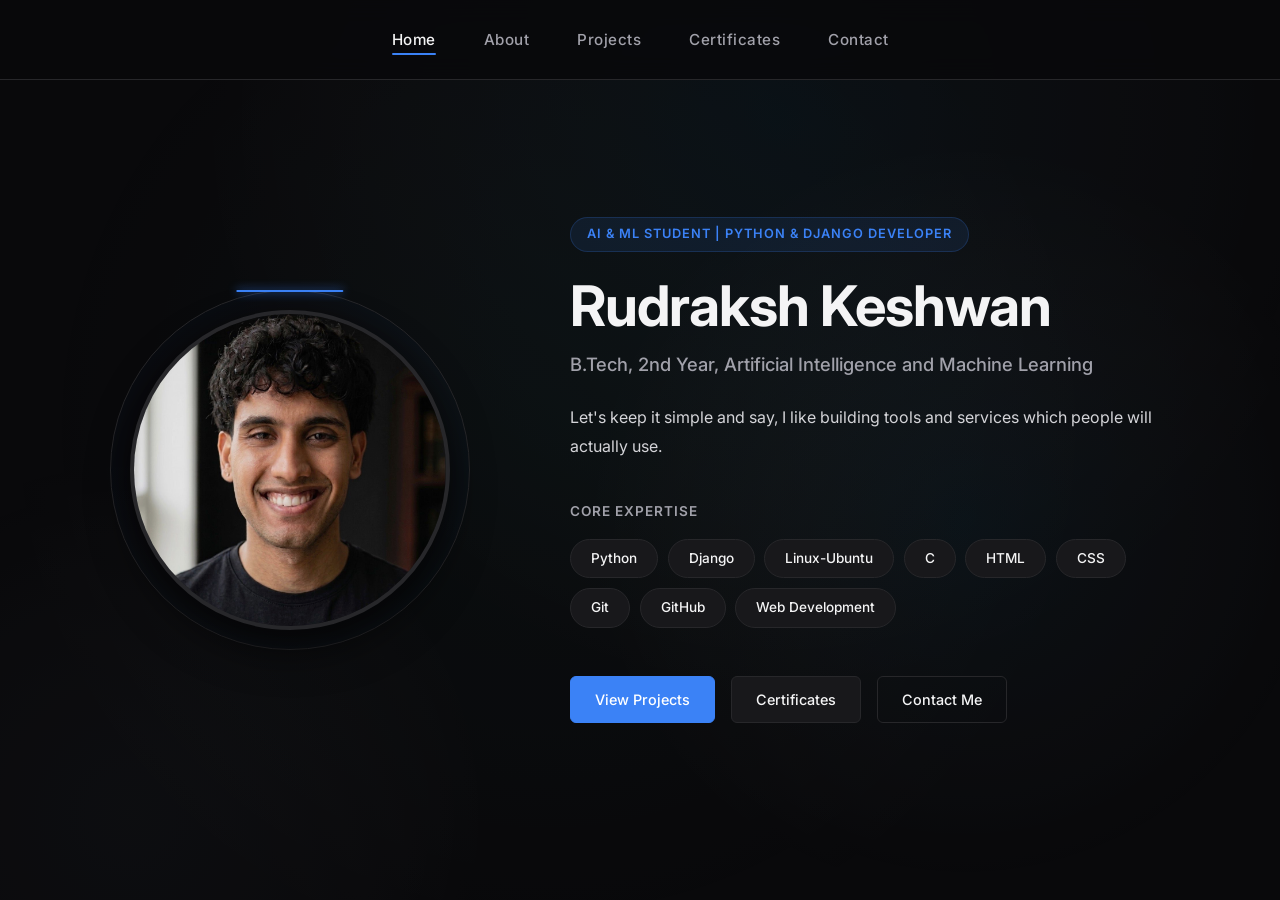
<file: index.html>
<!DOCTYPE html>
<html lang="en">
<head>
    <meta charset="UTF-8">
    <meta name="viewport" content="width=device-width, initial-scale=1.0">
    <title>Rudraksh Keshwan | AI & ML Developer</title>
    <link rel="stylesheet" href="style.css">
</head>
<body class="projects-theme"> 
    <canvas id="ambient-canvas"></canvas>

    <header class="navbar">
        <nav class="nav-container">
            <ul class="nav-links">
                <li><a href="index.html" class="active">Home</a></li>
                <li><a href="about.html">About</a></li>
                <li><a href="projects.html">Projects</a></li> 
                <li><a href="certificate.html">Certificates</a></li>
                <li><a href="contact.html">Contact</a></li>
                
            </ul>
        </nav>
    </header>

    <main class="hero" id="home">
        <div class="hero-container">
            <div class="hero-visual reveal-scale">
                <div class="image-ring"></div>
                <div class="image-wrapper">
                    <img src="assets/center-star.jpeg" alt="Rudraksh Keshwan">
                </div>
            </div>

            <div class="hero-content">
                <div class="reveal-up delay-1">
                    <span class="role-badge">AI & ML Student | Python & Django Developer</span>
                </div>
                
                <h1 class="name-title reveal-up delay-2">Rudraksh Keshwan</h1>
                <h2 class="education-subtitle reveal-up delay-3">B.Tech, 2nd Year, Artificial Intelligence and Machine Learning</h2>
                
                <p class="about-text reveal-up delay-4">
                    Let's keep it simple and say, I like building tools and services which people will actually use.
                </p>

                <div class="skills-section reveal-up delay-5">
                    <h3 class="skills-heading">Core Expertise</h3>
                    <div class="skills-grid">
                        <span class="skill-chip">Python</span>
                        <span class="skill-chip">Django</span>
                        <span class="skill-chip">Linux-Ubuntu</span>
                        <span class="skill-chip">C</span>
                        <span class="skill-chip">HTML</span>
                        <span class="skill-chip">CSS</span>
                        <span class="skill-chip">Git</span>
                        <span class="skill-chip">GitHub</span>
                        <span class="skill-chip">Web Development</span>
                    </div>
                </div>

                <div class="action-group reveal-up delay-6">
                    <a href="projects.html" class="btn btn-primary">View Projects</a> 
                    <a href="certificate.html" class="btn btn-secondary">Certificates</a>
                    <a href="contact.html" class="btn btn-outline">Contact Me</a>
                </div>
            </div>
        </div>
    </main>

    <script src="script.js"></script>
</body>
</html>
</file>
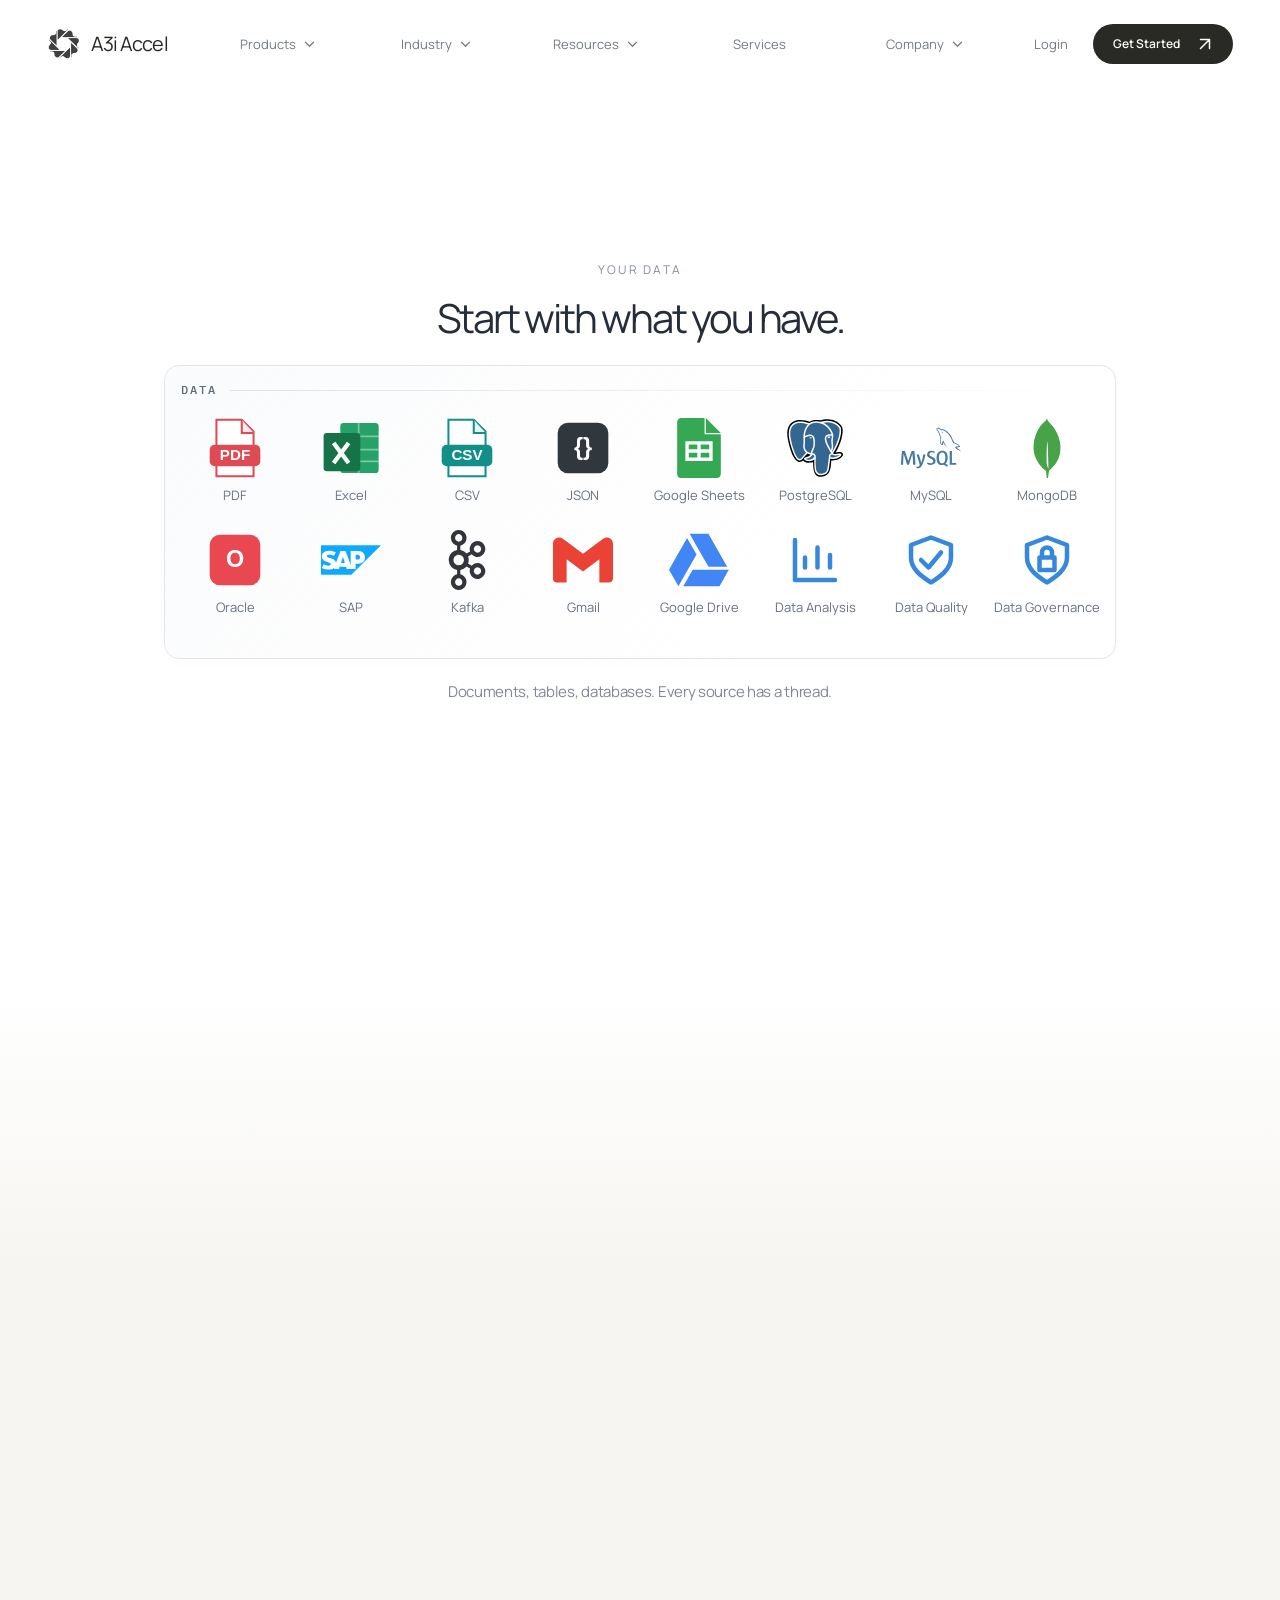
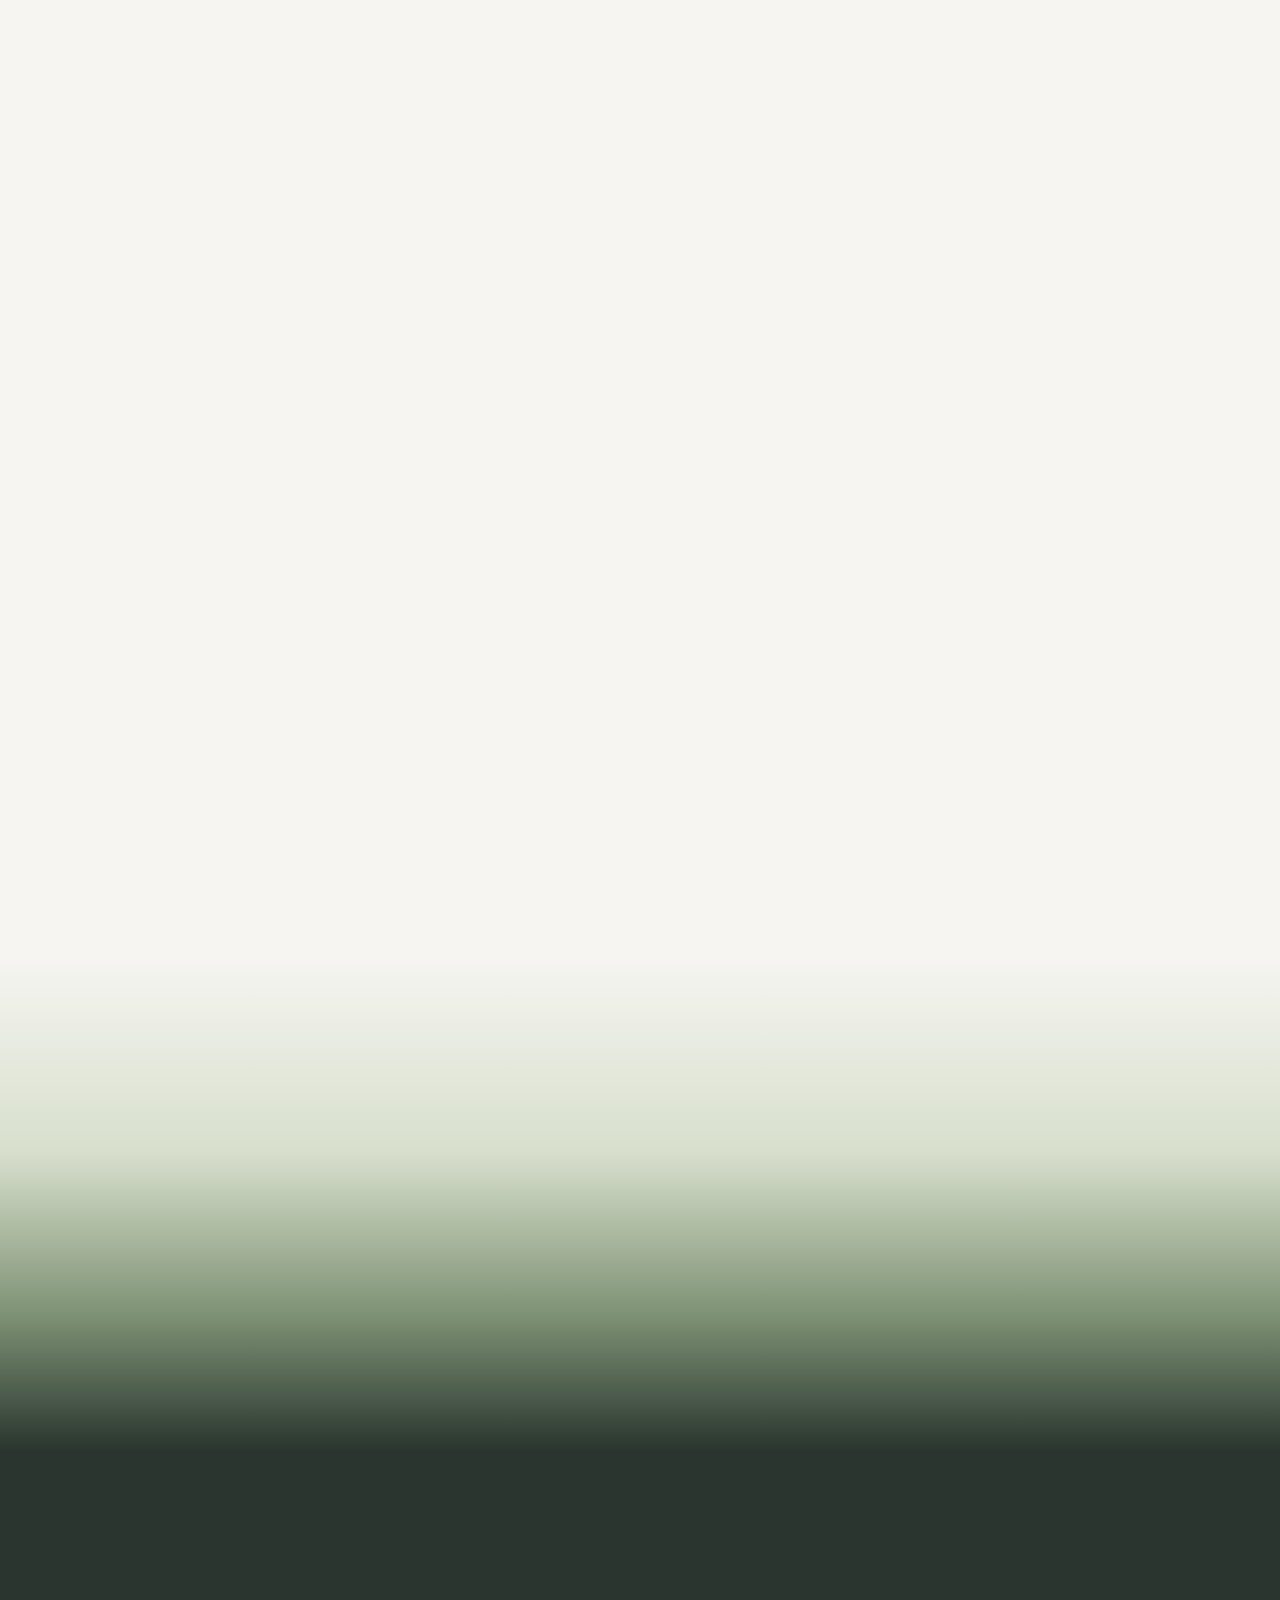
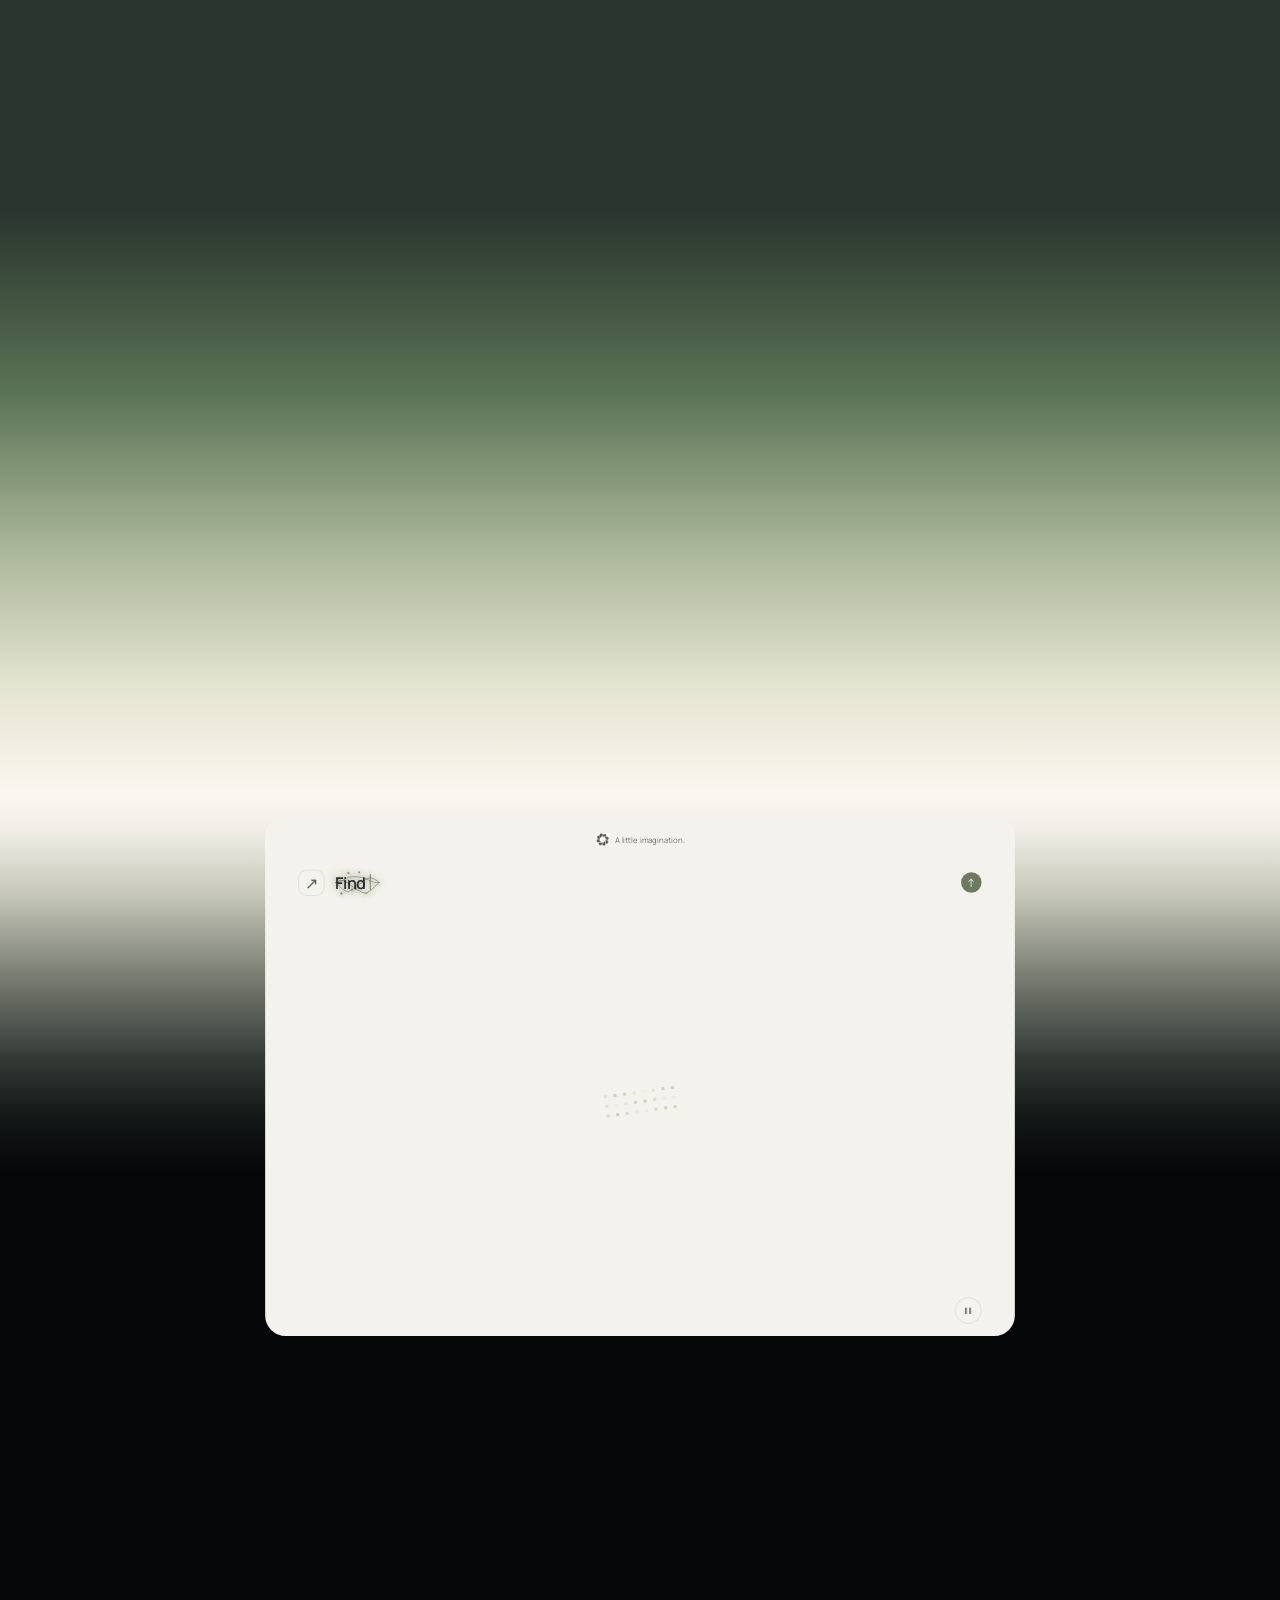
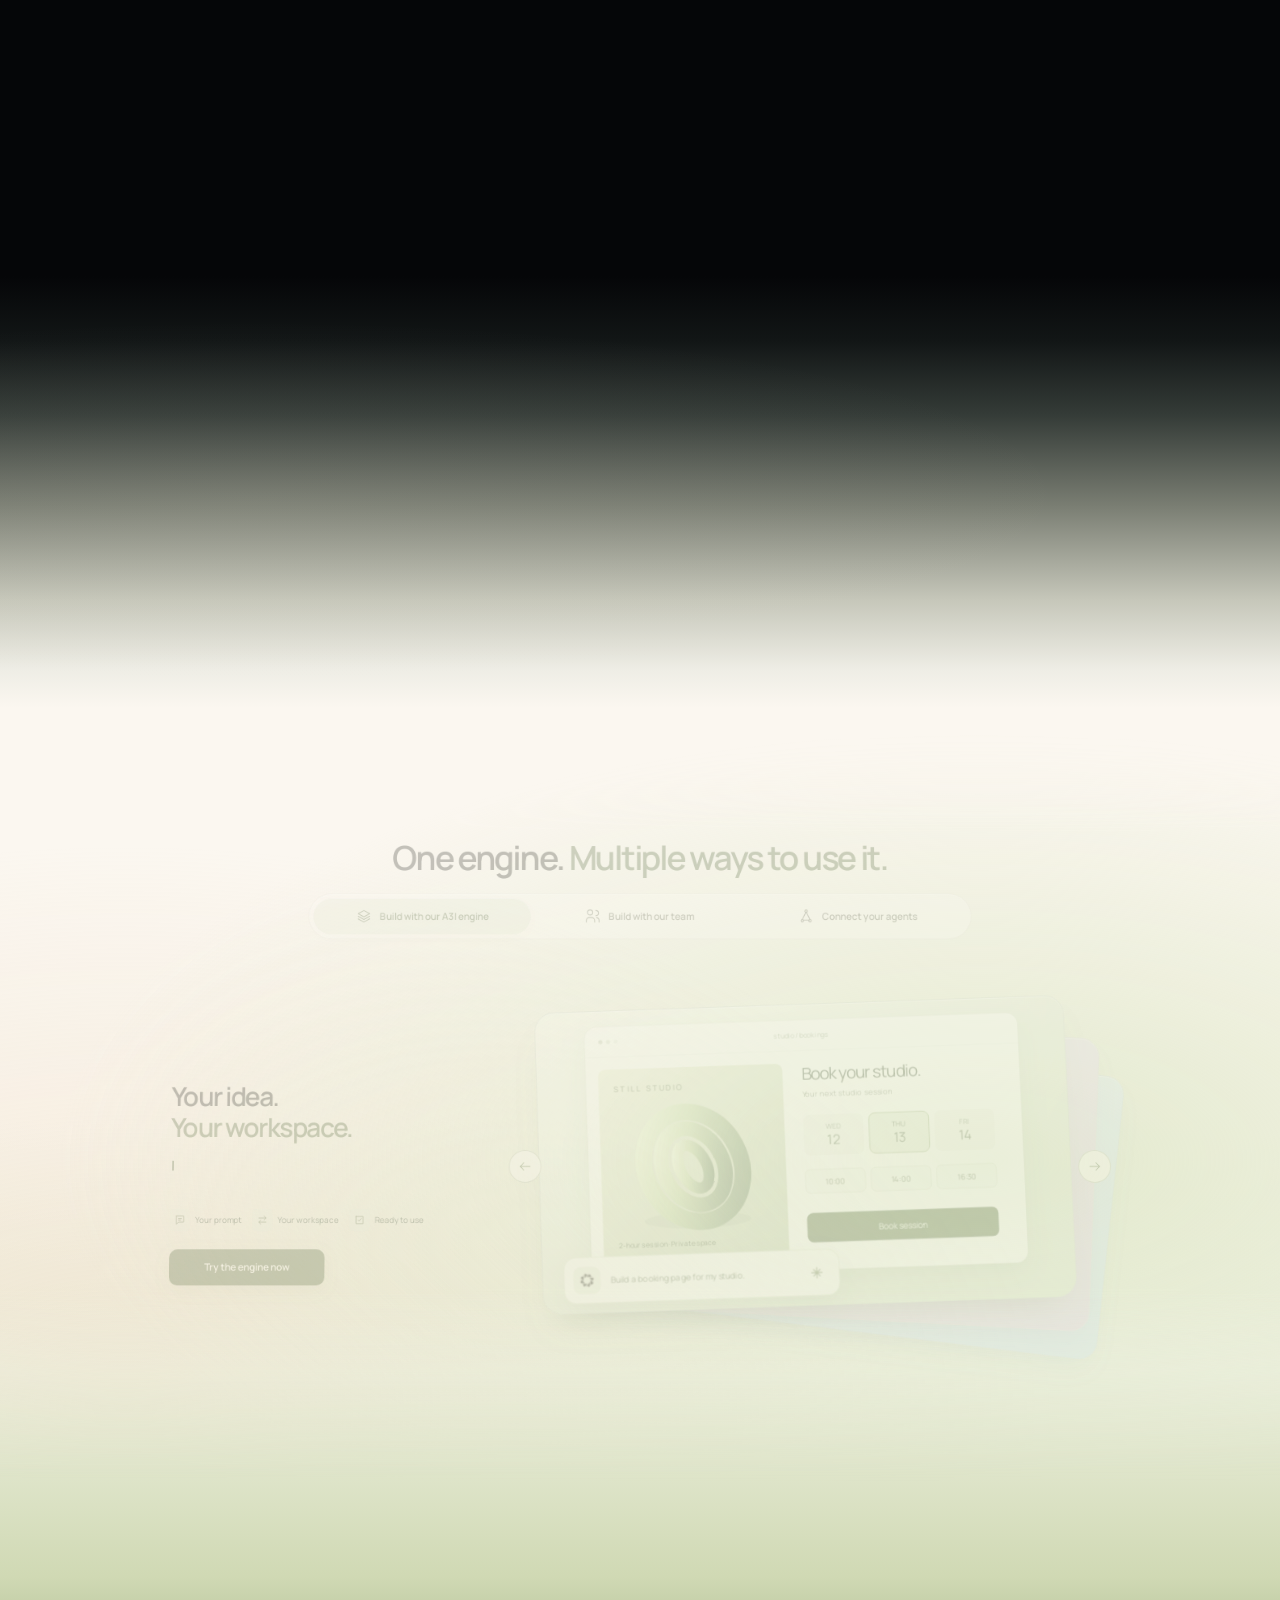
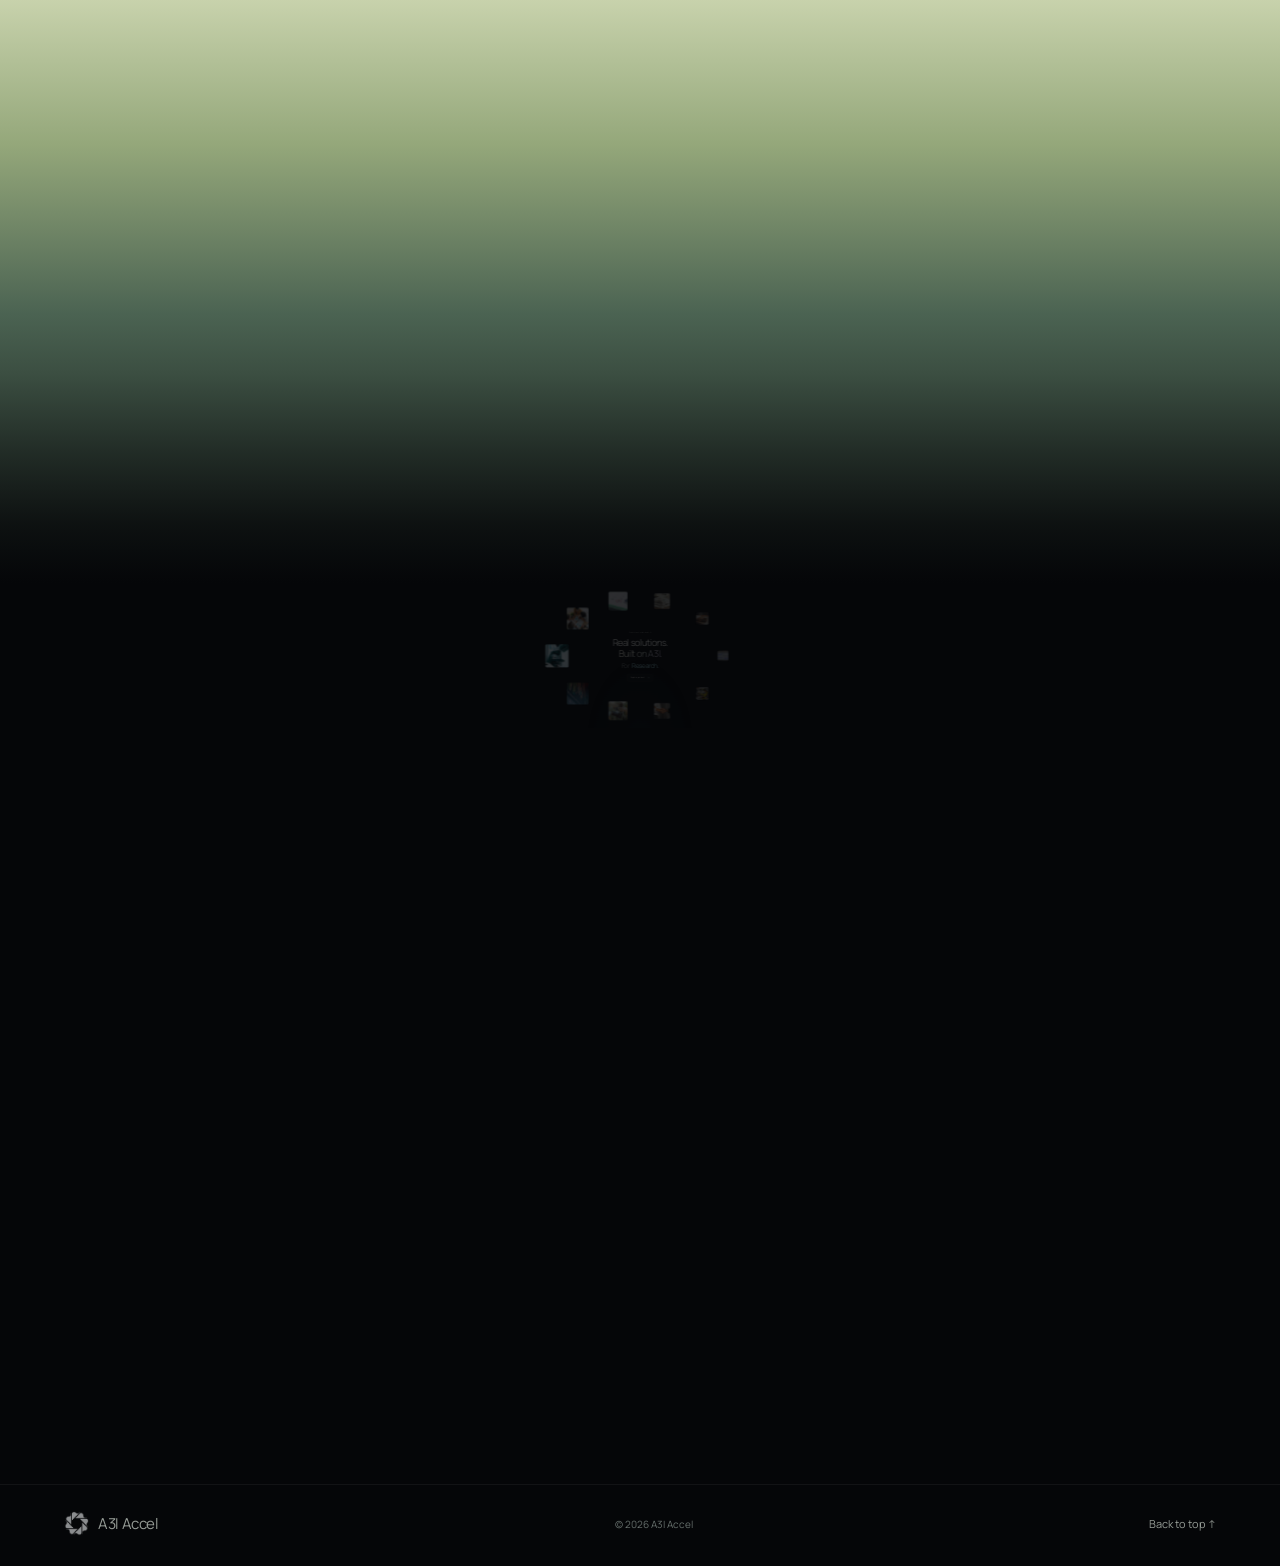
<file: main/index.html>
<!doctype html>
<html lang="en" data-page="imagine" data-motion="on" data-hero="weave" data-weave-version="v3.3">
  <head>
    <meta charset="UTF-8" />
    <meta name="viewport" content="width=device-width, initial-scale=1.0" />
    <meta name="theme-color" content="#ffffff" />
    <meta name="description" content="One engine for your ideas. Build apps, research a topic, create websites, analyze data and automate everyday work with A3I." />
    <link rel="icon" href="/main/brand/a3i-logo.png" type="image/png" />
    <link rel="preload" href="/main/fonts/manrope-regular.woff2" as="font" type="font/woff2" crossorigin />
    <title>Imagine — One engine. Any outcome.</title>
    <style>
      /* Hold the first paint on the hero's white until main.js has styled and built the page. */
      :root:not([data-ready]) { background: #fff; }
      :root:not([data-ready]) body { opacity: 0; }
    </style>
    <script type="module" crossorigin src="/main/assets/index-DlovsVGc.js"></script>
    <link rel="modulepreload" crossorigin href="/main/assets/three-B-aahvl2.js">
    <link rel="stylesheet" crossorigin href="/main/assets/index-B4pLrX70.css">
  </head>
  <body>
    <header class="masthead">
      <a class="wordmark" href="/main/" aria-label="A3i Accel — Imagine home">
        <img class="company-symbol" src="/main/brand/a3i-logo.png" width="38" height="38" alt="" />
        <span>A3i Accel</span>
      </a>
      <nav class="primary-nav" id="primary-navigation" aria-label="Main navigation">
        <div class="nav-item">
          <button class="nav-trigger" type="button" aria-expanded="false" aria-controls="nav-products">Products <svg viewBox="0 0 12 8" aria-hidden="true"><path d="m1 1 5 5 5-5"/></svg></button>
          <div class="nav-panel" id="nav-products" hidden>
            <div class="nav-panel-inner"><div class="nav-panel-intro"><span>PRODUCTS</span><p>A little less work.<br />A lot more possibility.</p><a href="https://a3i-accel.com/#solutions">Explore the platform <span aria-hidden="true"><svg class="ui-arrow" viewBox="0 0 16 16" width="16" height="16" fill="none" stroke="currentColor" stroke-width="1.5" stroke-linecap="round" stroke-linejoin="round" aria-hidden="true" focusable="false"><path d="M3.5 12.5 12.5 3.5M3.5 3.5h9v9"/></svg></span></a></div>
              <div class="nav-panel-links">
                <a href="https://a3i-accel.com/#sol-notes-ai"><strong>AI-Note</strong><small>Meeting intelligence</small><span aria-hidden="true"><svg class="ui-arrow" viewBox="0 0 16 16" width="16" height="16" fill="none" stroke="currentColor" stroke-width="1.5" stroke-linecap="round" stroke-linejoin="round" aria-hidden="true" focusable="false"><path d="M3.5 12.5 12.5 3.5M3.5 3.5h9v9"/></svg></span></a>
                <a href="https://a3i-accel.com/#ind-recruiters"><strong>Sp33dhire</strong><small>Hiring workflows</small><span aria-hidden="true"><svg class="ui-arrow" viewBox="0 0 16 16" width="16" height="16" fill="none" stroke="currentColor" stroke-width="1.5" stroke-linecap="round" stroke-linejoin="round" aria-hidden="true" focusable="false"><path d="M3.5 12.5 12.5 3.5M3.5 3.5h9v9"/></svg></span></a>
                <a href="https://a3i-accel.com/#prod-lead"><strong>AI-Lead</strong><small>Lead generation</small><span aria-hidden="true"><svg class="ui-arrow" viewBox="0 0 16 16" width="16" height="16" fill="none" stroke="currentColor" stroke-width="1.5" stroke-linecap="round" stroke-linejoin="round" aria-hidden="true" focusable="false"><path d="M3.5 12.5 12.5 3.5M3.5 3.5h9v9"/></svg></span></a>
                <a href="https://a3i-accel.com/#prod-advisor"><strong>AI-Advisor</strong><small>Advisor workflows</small><span aria-hidden="true"><svg class="ui-arrow" viewBox="0 0 16 16" width="16" height="16" fill="none" stroke="currentColor" stroke-width="1.5" stroke-linecap="round" stroke-linejoin="round" aria-hidden="true" focusable="false"><path d="M3.5 12.5 12.5 3.5M3.5 3.5h9v9"/></svg></span></a>
                <a href="https://a3i-accel.com/#prod-marketing"><strong>AI-Marketing</strong><small>Marketing workflows</small><span aria-hidden="true"><svg class="ui-arrow" viewBox="0 0 16 16" width="16" height="16" fill="none" stroke="currentColor" stroke-width="1.5" stroke-linecap="round" stroke-linejoin="round" aria-hidden="true" focusable="false"><path d="M3.5 12.5 12.5 3.5M3.5 3.5h9v9"/></svg></span></a>
              </div>
            </div>
          </div>
        </div>
        <div class="nav-item">
          <button class="nav-trigger" type="button" aria-expanded="false" aria-controls="nav-industry">Industry <svg viewBox="0 0 12 8" aria-hidden="true"><path d="m1 1 5 5 5-5"/></svg></button>
          <div class="nav-panel" id="nav-industry" hidden>
            <div class="nav-panel-inner"><div class="nav-panel-intro"><span>INDUSTRY</span><p>Built around<br />your world.</p><a href="https://a3i-accel.com/#contact">Find your use case <span aria-hidden="true"><svg class="ui-arrow" viewBox="0 0 16 16" width="16" height="16" fill="none" stroke="currentColor" stroke-width="1.5" stroke-linecap="round" stroke-linejoin="round" aria-hidden="true" focusable="false"><path d="M3.5 12.5 12.5 3.5M3.5 3.5h9v9"/></svg></span></a></div>
              <div class="nav-panel-links">
                <a href="https://a3i-accel.com/#ind-banks"><strong>Banks &amp; finance</strong><span aria-hidden="true"><svg class="ui-arrow" viewBox="0 0 16 16" width="16" height="16" fill="none" stroke="currentColor" stroke-width="1.5" stroke-linecap="round" stroke-linejoin="round" aria-hidden="true" focusable="false"><path d="M3.5 12.5 12.5 3.5M3.5 3.5h9v9"/></svg></span></a>
                <a href="https://a3i-accel.com/#fin-advisor"><strong>Financial advisors</strong><span aria-hidden="true"><svg class="ui-arrow" viewBox="0 0 16 16" width="16" height="16" fill="none" stroke="currentColor" stroke-width="1.5" stroke-linecap="round" stroke-linejoin="round" aria-hidden="true" focusable="false"><path d="M3.5 12.5 12.5 3.5M3.5 3.5h9v9"/></svg></span></a>
                <a href="https://a3i-accel.com/#ind-grid-ops"><strong>Grid &amp; operations</strong><span aria-hidden="true"><svg class="ui-arrow" viewBox="0 0 16 16" width="16" height="16" fill="none" stroke="currentColor" stroke-width="1.5" stroke-linecap="round" stroke-linejoin="round" aria-hidden="true" focusable="false"><path d="M3.5 12.5 12.5 3.5M3.5 3.5h9v9"/></svg></span></a>
                <a href="https://a3i-accel.com/#ind-renewables"><strong>Renewable energy</strong><span aria-hidden="true"><svg class="ui-arrow" viewBox="0 0 16 16" width="16" height="16" fill="none" stroke="currentColor" stroke-width="1.5" stroke-linecap="round" stroke-linejoin="round" aria-hidden="true" focusable="false"><path d="M3.5 12.5 12.5 3.5M3.5 3.5h9v9"/></svg></span></a>
                <a href="https://a3i-accel.com/#ind-recruiters"><strong>Recruitment</strong><span aria-hidden="true"><svg class="ui-arrow" viewBox="0 0 16 16" width="16" height="16" fill="none" stroke="currentColor" stroke-width="1.5" stroke-linecap="round" stroke-linejoin="round" aria-hidden="true" focusable="false"><path d="M3.5 12.5 12.5 3.5M3.5 3.5h9v9"/></svg></span></a>
                <a href="https://a3i-accel.com/#restaurants"><strong>Restaurants</strong><span aria-hidden="true"><svg class="ui-arrow" viewBox="0 0 16 16" width="16" height="16" fill="none" stroke="currentColor" stroke-width="1.5" stroke-linecap="round" stroke-linejoin="round" aria-hidden="true" focusable="false"><path d="M3.5 12.5 12.5 3.5M3.5 3.5h9v9"/></svg></span></a>
                <a href="https://a3i-accel.com/#ind-clinics"><strong>Clinics</strong><span aria-hidden="true"><svg class="ui-arrow" viewBox="0 0 16 16" width="16" height="16" fill="none" stroke="currentColor" stroke-width="1.5" stroke-linecap="round" stroke-linejoin="round" aria-hidden="true" focusable="false"><path d="M3.5 12.5 12.5 3.5M3.5 3.5h9v9"/></svg></span></a>
                <a href="https://a3i-accel.com/#ind-hospitality"><strong>Hospitality</strong><span aria-hidden="true"><svg class="ui-arrow" viewBox="0 0 16 16" width="16" height="16" fill="none" stroke="currentColor" stroke-width="1.5" stroke-linecap="round" stroke-linejoin="round" aria-hidden="true" focusable="false"><path d="M3.5 12.5 12.5 3.5M3.5 3.5h9v9"/></svg></span></a>
              </div>
            </div>
          </div>
        </div>
        <div class="nav-item">
          <button class="nav-trigger" type="button" aria-expanded="false" aria-controls="nav-resources">Resources <svg viewBox="0 0 12 8" aria-hidden="true"><path d="m1 1 5 5 5-5"/></svg></button>
          <div class="nav-panel" id="nav-resources" hidden>
            <div class="nav-panel-inner"><div class="nav-panel-intro"><span>RESOURCES</span><p>Explore what<br />comes next.</p><a href="https://a3i-accel.com/#resources">All resources <span aria-hidden="true"><svg class="ui-arrow" viewBox="0 0 16 16" width="16" height="16" fill="none" stroke="currentColor" stroke-width="1.5" stroke-linecap="round" stroke-linejoin="round" aria-hidden="true" focusable="false"><path d="M3.5 12.5 12.5 3.5M3.5 3.5h9v9"/></svg></span></a></div>
              <div class="nav-panel-links">
                <a href="https://a3i-accel.com/#resources"><strong>Resource hub</strong><small>Integrations and architecture</small><span aria-hidden="true"><svg class="ui-arrow" viewBox="0 0 16 16" width="16" height="16" fill="none" stroke="currentColor" stroke-width="1.5" stroke-linecap="round" stroke-linejoin="round" aria-hidden="true" focusable="false"><path d="M3.5 12.5 12.5 3.5M3.5 3.5h9v9"/></svg></span></a>
                <a href="https://a3i-accel.com/#solutions"><strong>Platform solutions</strong><small>Apps, Ants, and Agents</small><span aria-hidden="true"><svg class="ui-arrow" viewBox="0 0 16 16" width="16" height="16" fill="none" stroke="currentColor" stroke-width="1.5" stroke-linecap="round" stroke-linejoin="round" aria-hidden="true" focusable="false"><path d="M3.5 12.5 12.5 3.5M3.5 3.5h9v9"/></svg></span></a>
                <a href="https://a3i-accel.com/#res-roi"><strong>ROI calculator</strong><small>Explore the value</small><span aria-hidden="true"><svg class="ui-arrow" viewBox="0 0 16 16" width="16" height="16" fill="none" stroke="currentColor" stroke-width="1.5" stroke-linecap="round" stroke-linejoin="round" aria-hidden="true" focusable="false"><path d="M3.5 12.5 12.5 3.5M3.5 3.5h9v9"/></svg></span></a>
                <a href="https://a3i-accel.com/#res-optimized-ai"><strong>Optimized AI</strong><small>Research and perspectives</small><span aria-hidden="true"><svg class="ui-arrow" viewBox="0 0 16 16" width="16" height="16" fill="none" stroke="currentColor" stroke-width="1.5" stroke-linecap="round" stroke-linejoin="round" aria-hidden="true" focusable="false"><path d="M3.5 12.5 12.5 3.5M3.5 3.5h9v9"/></svg></span></a>
              </div>
            </div>
          </div>
        </div>
        <a class="nav-trigger nav-direct" href="https://a3i-accel.com/#contact">Services</a>
        <div class="nav-item">
          <button class="nav-trigger" type="button" aria-expanded="false" aria-controls="nav-company">Company <svg viewBox="0 0 12 8" aria-hidden="true"><path d="m1 1 5 5 5-5"/></svg></button>
          <div class="nav-panel" id="nav-company" hidden>
            <div class="nav-panel-inner"><div class="nav-panel-intro"><span>A3i ACCEL</span><p>Human ambition.<br />Intelligent acceleration.</p><a href="https://a3i-accel.com/#about">Meet A3i Accel <span aria-hidden="true"><svg class="ui-arrow" viewBox="0 0 16 16" width="16" height="16" fill="none" stroke="currentColor" stroke-width="1.5" stroke-linecap="round" stroke-linejoin="round" aria-hidden="true" focusable="false"><path d="M3.5 12.5 12.5 3.5M3.5 3.5h9v9"/></svg></span></a></div>
              <div class="nav-panel-links">
                <a href="https://a3i-accel.com/#about"><strong>About us</strong><span aria-hidden="true"><svg class="ui-arrow" viewBox="0 0 16 16" width="16" height="16" fill="none" stroke="currentColor" stroke-width="1.5" stroke-linecap="round" stroke-linejoin="round" aria-hidden="true" focusable="false"><path d="M3.5 12.5 12.5 3.5M3.5 3.5h9v9"/></svg></span></a>
                <a href="https://a3i-accel.com/#responsible-ai"><strong>Responsible AI</strong><span aria-hidden="true"><svg class="ui-arrow" viewBox="0 0 16 16" width="16" height="16" fill="none" stroke="currentColor" stroke-width="1.5" stroke-linecap="round" stroke-linejoin="round" aria-hidden="true" focusable="false"><path d="M3.5 12.5 12.5 3.5M3.5 3.5h9v9"/></svg></span></a>
                <a href="https://a3i-accel.com/#collaborations"><strong>Collaborations</strong><span aria-hidden="true"><svg class="ui-arrow" viewBox="0 0 16 16" width="16" height="16" fill="none" stroke="currentColor" stroke-width="1.5" stroke-linecap="round" stroke-linejoin="round" aria-hidden="true" focusable="false"><path d="M3.5 12.5 12.5 3.5M3.5 3.5h9v9"/></svg></span></a>
                <a href="https://a3i-accel.com/#careers"><strong>Careers</strong><span aria-hidden="true"><svg class="ui-arrow" viewBox="0 0 16 16" width="16" height="16" fill="none" stroke="currentColor" stroke-width="1.5" stroke-linecap="round" stroke-linejoin="round" aria-hidden="true" focusable="false"><path d="M3.5 12.5 12.5 3.5M3.5 3.5h9v9"/></svg></span></a>
                <a href="https://a3i-accel.com/#contact"><strong>Contact</strong><span aria-hidden="true"><svg class="ui-arrow" viewBox="0 0 16 16" width="16" height="16" fill="none" stroke="currentColor" stroke-width="1.5" stroke-linecap="round" stroke-linejoin="round" aria-hidden="true" focusable="false"><path d="M3.5 12.5 12.5 3.5M3.5 3.5h9v9"/></svg></span></a>
              </div>
              <div class="nav-preferences"><button class="motion-toggle" type="button" aria-pressed="true" aria-label="Motion on. Reduce animation"><span class="motion-label">Motion on</span><span class="motion-switch" aria-hidden="true"><span></span></span></button></div>
            </div>
          </div>
        </div>
        <a class="mobile-login" href="https://a3i-accel.com/#login">Login <span aria-hidden="true"><svg class="ui-arrow" viewBox="0 0 16 16" width="16" height="16" fill="none" stroke="currentColor" stroke-width="1.5" stroke-linecap="round" stroke-linejoin="round" aria-hidden="true" focusable="false"><path d="M3.5 12.5 12.5 3.5M3.5 3.5h9v9"/></svg></span></a>
      </nav>
      <div class="masthead-actions"><a class="login-link" href="https://a3i-accel.com/#login">Login</a><a class="get-started" href="https://a3i-accel.com/#contact">Get Started <span aria-hidden="true"><svg class="ui-arrow" viewBox="0 0 16 16" width="16" height="16" fill="none" stroke="currentColor" stroke-width="1.5" stroke-linecap="round" stroke-linejoin="round" aria-hidden="true" focusable="false"><path d="M3.5 12.5 12.5 3.5M3.5 3.5h9v9"/></svg></span></a></div>
      <button class="menu-toggle" type="button" aria-label="Open navigation" aria-controls="primary-navigation" aria-expanded="false">
        <span></span><span></span>
      </button>
    </header>
    <main id="experience"></main>
  </body>
</html>
</file>
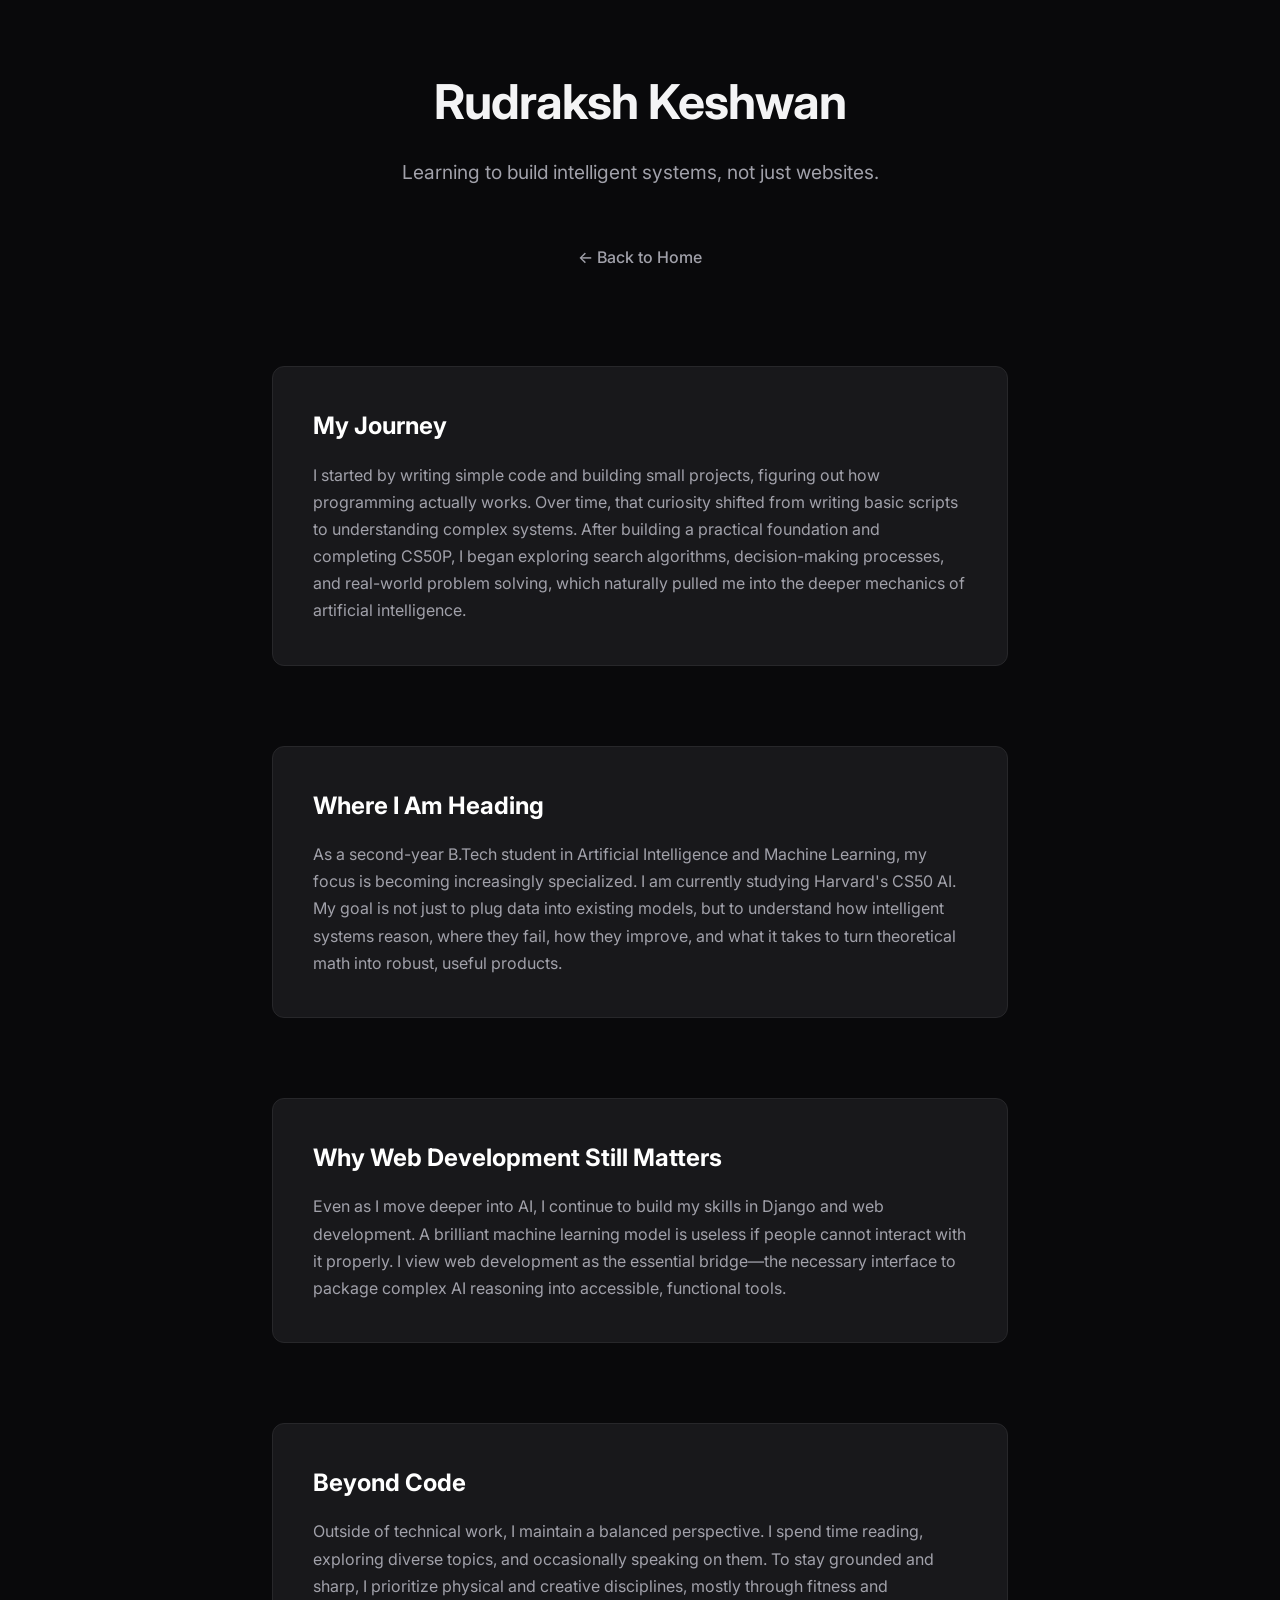
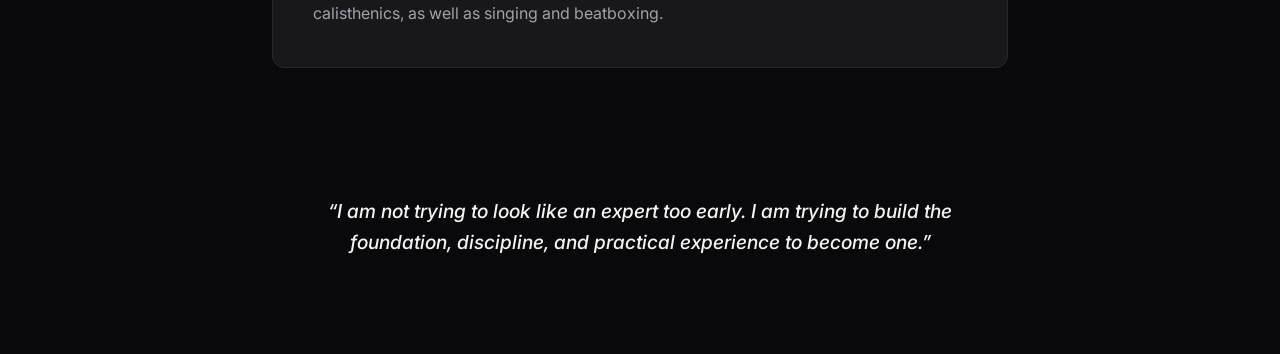
<file: about.html>
<!DOCTYPE html>
<html lang="en">
<head>
    <meta charset="UTF-8">
    <meta name="viewport" content="width=device-width, initial-scale=1.0">
    <title>About | Rudraksh Keshwan</title>
    <link rel="stylesheet" href="style.css">
</head>
<body class="projects-theme">
    <div class="container detail-container">
        
        <header class="page-header reveal">
            <h1>Rudraksh Keshwan</h1>
            <p class="subtitle">Learning to build intelligent systems, not just websites.</p>
            
            <a href="index.html" class="back-link" style="margin-top: 25px; display: inline-flex; align-items: center; gap: 8px; color: var(--text-muted); text-decoration: none; font-weight: 500;">← Back to Home</a>
        </header>

        <div class="about-content" style="display: flex; flex-direction: column; gap: 2rem;">
            
            <section class="project-card reveal" style="padding: 2.5rem; display: block; cursor: default;">
                <h2 style="font-size: 1.5rem; color: #fff; margin-bottom: 1rem;">My Journey</h2>
                <p style="color: var(--text-muted); font-size: 1rem; line-height: 1.7; margin: 0;">
                    I started by writing simple code and building small projects, figuring out how programming actually works. Over time, that curiosity shifted from writing basic scripts to understanding complex systems. After building a practical foundation and completing CS50P, I began exploring search algorithms, decision-making processes, and real-world problem solving, which naturally pulled me into the deeper mechanics of artificial intelligence.
                </p>
            </section>

            <section class="project-card reveal" style="padding: 2.5rem; display: block; cursor: default;">
                <h2 style="font-size: 1.5rem; color: #fff; margin-bottom: 1rem;">Where I Am Heading</h2>
                <p style="color: var(--text-muted); font-size: 1rem; line-height: 1.7; margin: 0;">
                    As a second-year B.Tech student in Artificial Intelligence and Machine Learning, my focus is becoming increasingly specialized. I am currently studying Harvard's CS50 AI. My goal is not just to plug data into existing models, but to understand how intelligent systems reason, where they fail, how they improve, and what it takes to turn theoretical math into robust, useful products.
                </p>
            </section>

            <section class="project-card reveal" style="padding: 2.5rem; display: block; cursor: default;">
                <h2 style="font-size: 1.5rem; color: #fff; margin-bottom: 1rem;">Why Web Development Still Matters</h2>
                <p style="color: var(--text-muted); font-size: 1rem; line-height: 1.7; margin: 0;">
                    Even as I move deeper into AI, I continue to build my skills in Django and web development. A brilliant machine learning model is useless if people cannot interact with it properly. I view web development as the essential bridge—the necessary interface to package complex AI reasoning into accessible, functional tools.
                </p>
            </section>

            <section class="project-card reveal" style="padding: 2.5rem; display: block; cursor: default;">
                <h2 style="font-size: 1.5rem; color: #fff; margin-bottom: 1rem;">Beyond Code</h2>
                <p style="color: var(--text-muted); font-size: 1rem; line-height: 1.7; margin: 0;">
                    Outside of technical work, I maintain a balanced perspective. I spend time reading, exploring diverse topics, and occasionally speaking on them. To stay grounded and sharp, I prioritize physical and creative disciplines, mostly through fitness and calisthenics, as well as singing and beatboxing. 
                </p>
            </section>

        </div>

        <div class="reveal" style="text-align: center; margin-top: 5rem; padding-bottom: 2rem;">
            <p style="font-size: 1.2rem; font-weight: 500; color: var(--text-main); font-style: italic; max-width: 650px; margin: 0 auto; line-height: 1.6;">
                “I am not trying to look like an expert too early. I am trying to build the foundation, discipline, and practical experience to become one.”
            </p>
        </div>

    </div>
    <script src="script.js"></script>
</body>
</html>
</file>
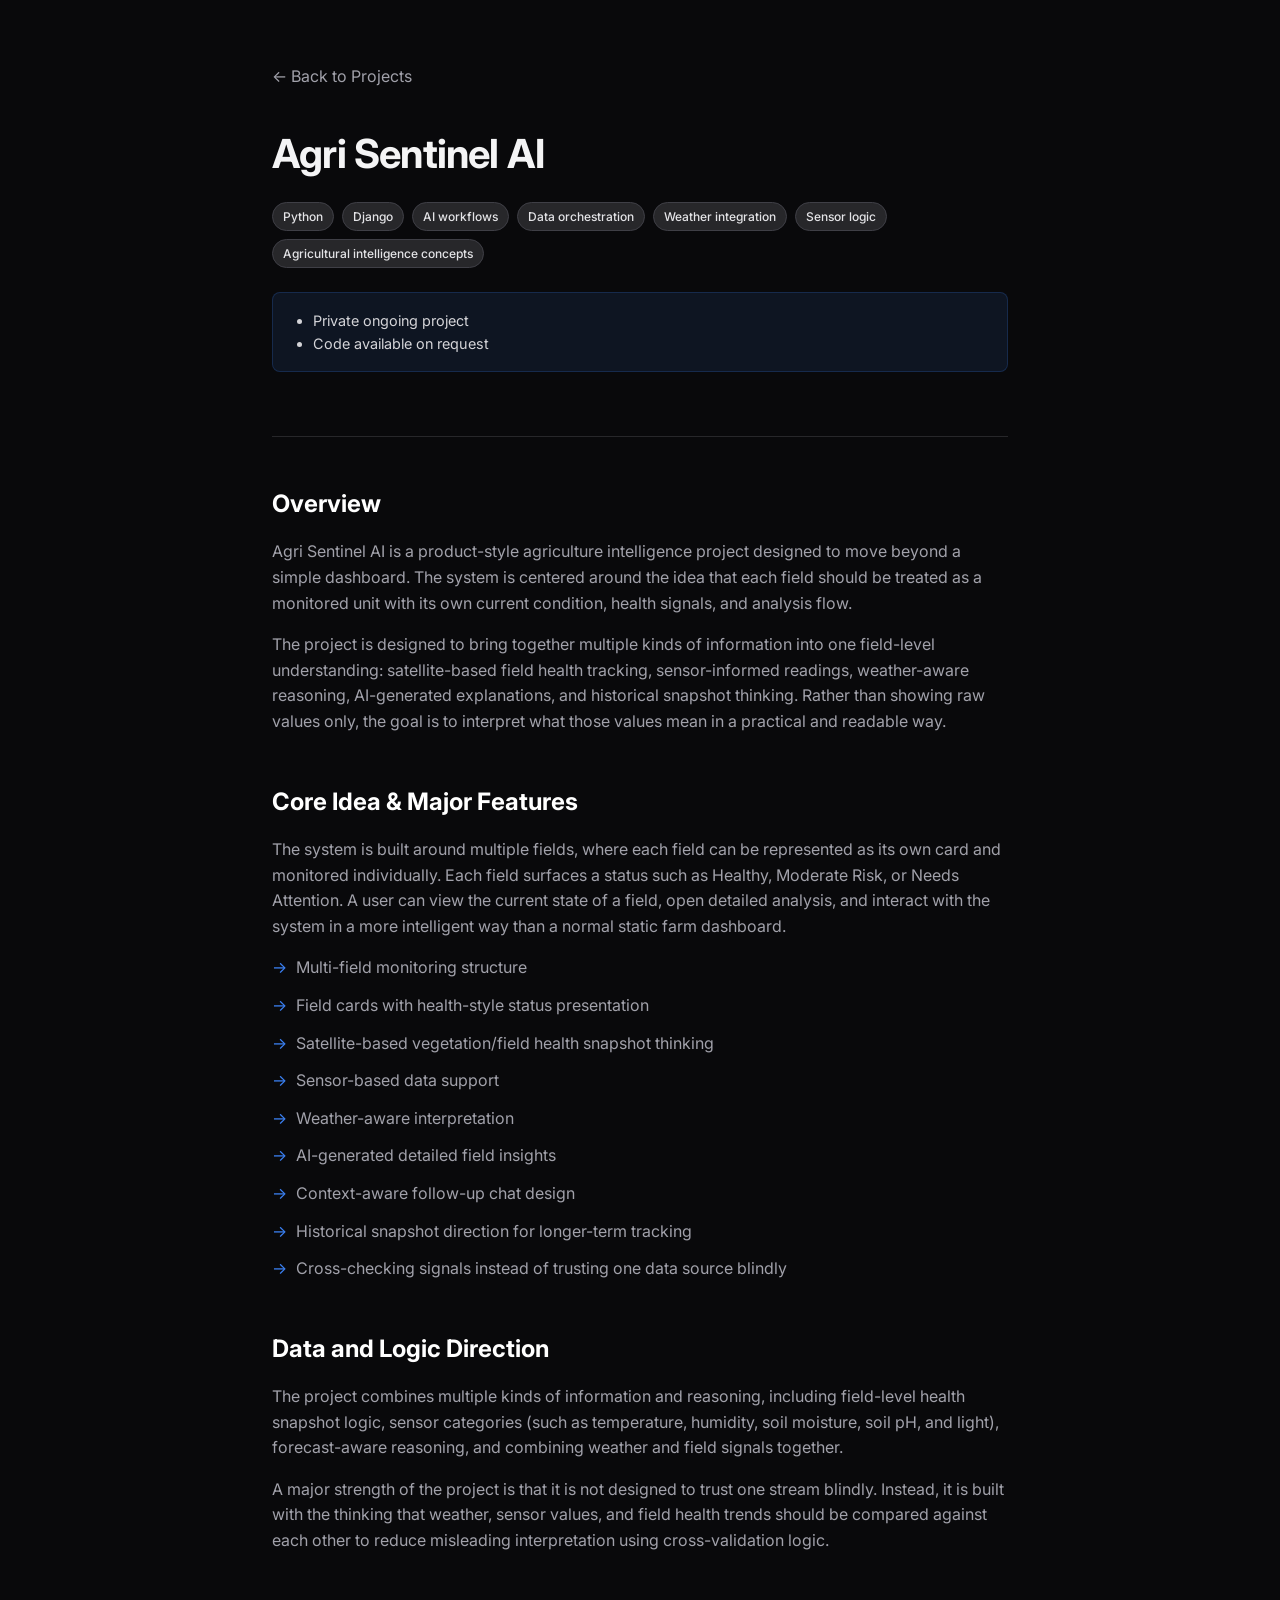
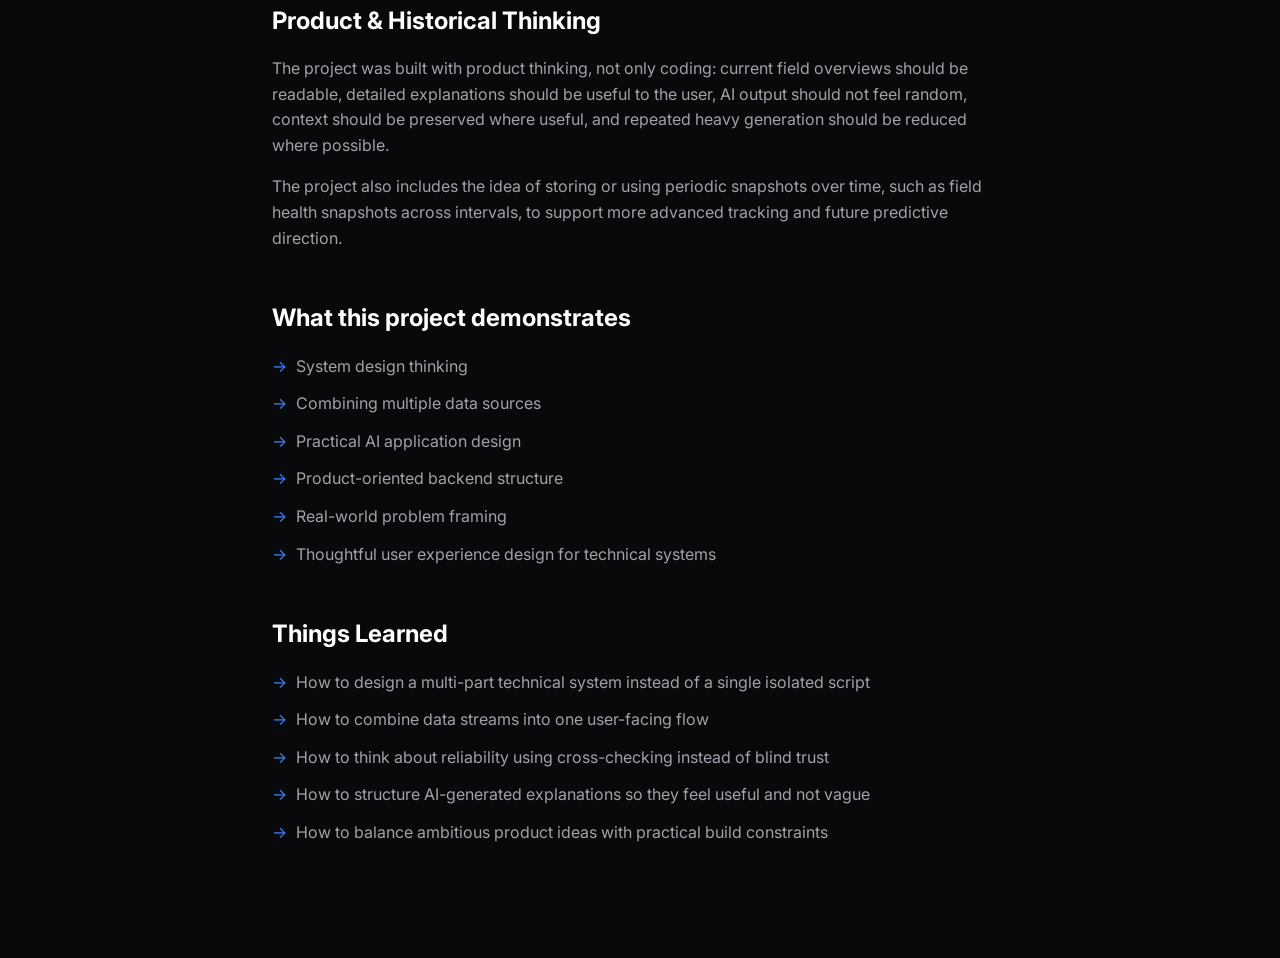
<file: agrisentinelai.html>
<!DOCTYPE html>
<html lang="en">
<head>
    <meta charset="UTF-8">
    <meta name="viewport" content="width=device-width, initial-scale=1.0">
    <title>Agri Sentinel AI | Project Details</title>
    <link rel="stylesheet" href="style.css">
</head>
<body class="projects-theme">
    <div class="detail-container">
        <a href="projects.html" class="back-link">← Back to Projects</a>
        
        <header class="project-header">
            <h1>Agri Sentinel AI</h1>
            <div class="badges">
                <span class="badge">Python</span> <span class="badge">Django</span> <span class="badge">AI workflows</span>
                <span class="badge">Data orchestration</span> <span class="badge">Weather integration</span> 
                <span class="badge">Sensor logic</span> <span class="badge">Agricultural intelligence concepts</span>
            </div>
            <div class="status-box">
                <ul>
                    <li>Private ongoing project</li>
                    <li>Code available on request</li>
                </ul>
            </div>
        </header>

        <section>
            <h2>Overview</h2>
            <p>Agri Sentinel AI is a product-style agriculture intelligence project designed to move beyond a simple dashboard. The system is centered around the idea that each field should be treated as a monitored unit with its own current condition, health signals, and analysis flow.</p>
            <p>The project is designed to bring together multiple kinds of information into one field-level understanding: satellite-based field health tracking, sensor-informed readings, weather-aware reasoning, AI-generated explanations, and historical snapshot thinking. Rather than showing raw values only, the goal is to interpret what those values mean in a practical and readable way.</p>
        </section>

        <section>
            <h2>Core Idea & Major Features</h2>
            <p>The system is built around multiple fields, where each field can be represented as its own card and monitored individually. Each field surfaces a status such as Healthy, Moderate Risk, or Needs Attention. A user can view the current state of a field, open detailed analysis, and interact with the system in a more intelligent way than a normal static farm dashboard.</p>
            <ul class="styled-list">
                <li>Multi-field monitoring structure</li>
                <li>Field cards with health-style status presentation</li>
                <li>Satellite-based vegetation/field health snapshot thinking</li>
                <li>Sensor-based data support</li>
                <li>Weather-aware interpretation</li>
                <li>AI-generated detailed field insights</li>
                <li>Context-aware follow-up chat design</li>
                <li>Historical snapshot direction for longer-term tracking</li>
                <li>Cross-checking signals instead of trusting one data source blindly</li>
            </ul>
        </section>

        <section>
            <h2>Data and Logic Direction</h2>
            <p>The project combines multiple kinds of information and reasoning, including field-level health snapshot logic, sensor categories (such as temperature, humidity, soil moisture, soil pH, and light), forecast-aware reasoning, and combining weather and field signals together.</p>
            <p>A major strength of the project is that it is not designed to trust one stream blindly. Instead, it is built with the thinking that weather, sensor values, and field health trends should be compared against each other to reduce misleading interpretation using cross-validation logic.</p>
        </section>

        <section>
            <h2>Product & Historical Thinking</h2>
            <p>The project was built with product thinking, not only coding: current field overviews should be readable, detailed explanations should be useful to the user, AI output should not feel random, context should be preserved where useful, and repeated heavy generation should be reduced where possible.</p>
            <p>The project also includes the idea of storing or using periodic snapshots over time, such as field health snapshots across intervals, to support more advanced tracking and future predictive direction.</p>
        </section>

        <section>
            <h2>What this project demonstrates</h2>
            <ul class="styled-list">
                <li>System design thinking</li>
                <li>Combining multiple data sources</li>
                <li>Practical AI application design</li>
                <li>Product-oriented backend structure</li>
                <li>Real-world problem framing</li>
                <li>Thoughtful user experience design for technical systems</li>
            </ul>
        </section>

        <section>
            <h2>Things Learned</h2>
            <ul class="styled-list">
                <li>How to design a multi-part technical system instead of a single isolated script</li>
                <li>How to combine data streams into one user-facing flow</li>
                <li>How to think about reliability using cross-checking instead of blind trust</li>
                <li>How to structure AI-generated explanations so they feel useful and not vague</li>
                <li>How to balance ambitious product ideas with practical build constraints</li>
            </ul>
        </section>
    </div>
    <script src="script.js"></script>
</body>
</html>
</file>
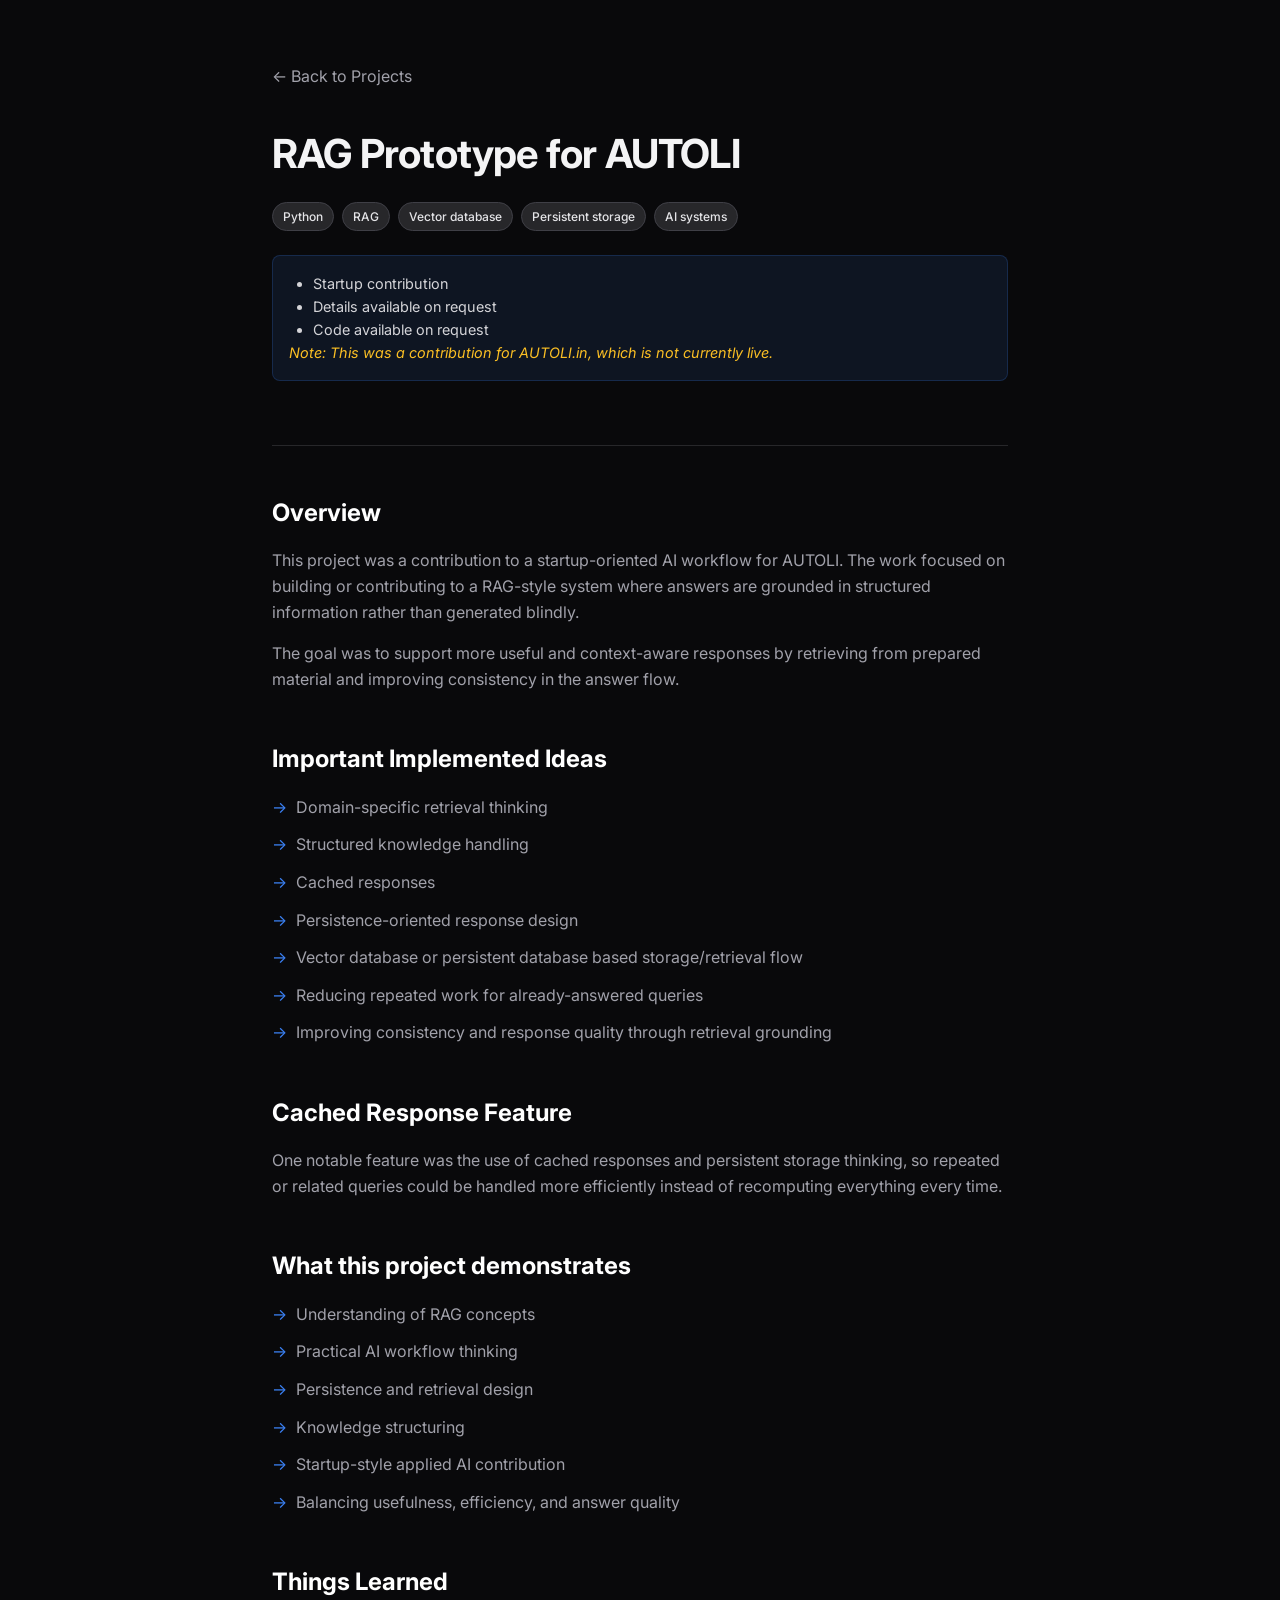
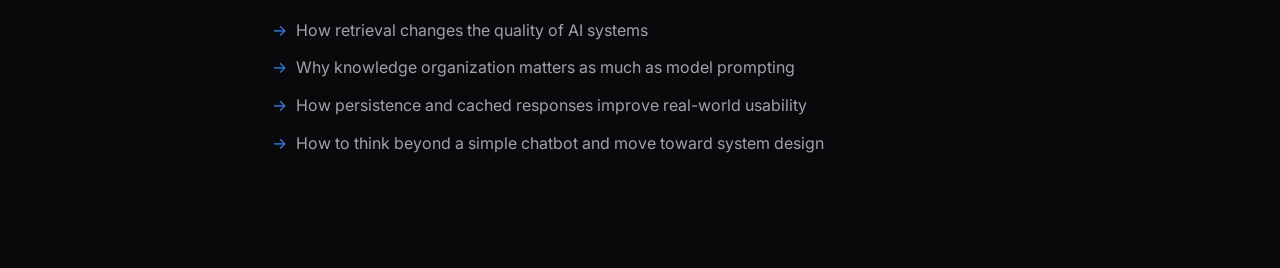
<file: autoli-rag.html>
<!DOCTYPE html>
<html lang="en">
<head>
    <meta charset="UTF-8">
    <meta name="viewport" content="width=device-width, initial-scale=1.0">
    <title>RAG Prototype for AUTOLI | Project Details</title>
    <link rel="stylesheet" href="style.css">
</head>
<body class="projects-theme">
    <div class="detail-container">
        <a href="projects.html" class="back-link">← Back to Projects</a>
        
        <header class="project-header">
            <h1>RAG Prototype for AUTOLI</h1>
            <div class="badges">
                <span class="badge">Python</span> <span class="badge">RAG</span> 
                <span class="badge">Vector database</span> <span class="badge">Persistent storage</span> 
                <span class="badge">AI systems</span>
            </div>
            <div class="status-box">
                <ul>
                    <li>Startup contribution</li>
                    <li>Details available on request</li>
                    <li>Code available on request</li>
                </ul>
                <p class="warning">Note: This was a contribution for AUTOLI.in, which is not currently live.</p>
            </div>
        </header>

        <section>
            <h2>Overview</h2>
            <p>This project was a contribution to a startup-oriented AI workflow for AUTOLI. The work focused on building or contributing to a RAG-style system where answers are grounded in structured information rather than generated blindly.</p>
            <p>The goal was to support more useful and context-aware responses by retrieving from prepared material and improving consistency in the answer flow.</p>
        </section>

        <section>
            <h2>Important Implemented Ideas</h2>
            <ul class="styled-list">
                <li>Domain-specific retrieval thinking</li>
                <li>Structured knowledge handling</li>
                <li>Cached responses</li>
                <li>Persistence-oriented response design</li>
                <li>Vector database or persistent database based storage/retrieval flow</li>
                <li>Reducing repeated work for already-answered queries</li>
                <li>Improving consistency and response quality through retrieval grounding</li>
            </ul>
        </section>

        <section>
            <h2>Cached Response Feature</h2>
            <p>One notable feature was the use of cached responses and persistent storage thinking, so repeated or related queries could be handled more efficiently instead of recomputing everything every time.</p>
        </section>

        <section>
            <h2>What this project demonstrates</h2>
            <ul class="styled-list">
                <li>Understanding of RAG concepts</li>
                <li>Practical AI workflow thinking</li>
                <li>Persistence and retrieval design</li>
                <li>Knowledge structuring</li>
                <li>Startup-style applied AI contribution</li>
                <li>Balancing usefulness, efficiency, and answer quality</li>
            </ul>
        </section>

        <section>
            <h2>Things Learned</h2>
            <ul class="styled-list">
                <li>How retrieval changes the quality of AI systems</li>
                <li>Why knowledge organization matters as much as model prompting</li>
                <li>How persistence and cached responses improve real-world usability</li>
                <li>How to think beyond a simple chatbot and move toward system design</li>
            </ul>
        </section>
    </div>
    <script src="script.js"></script>
</body>
</html>
</file>
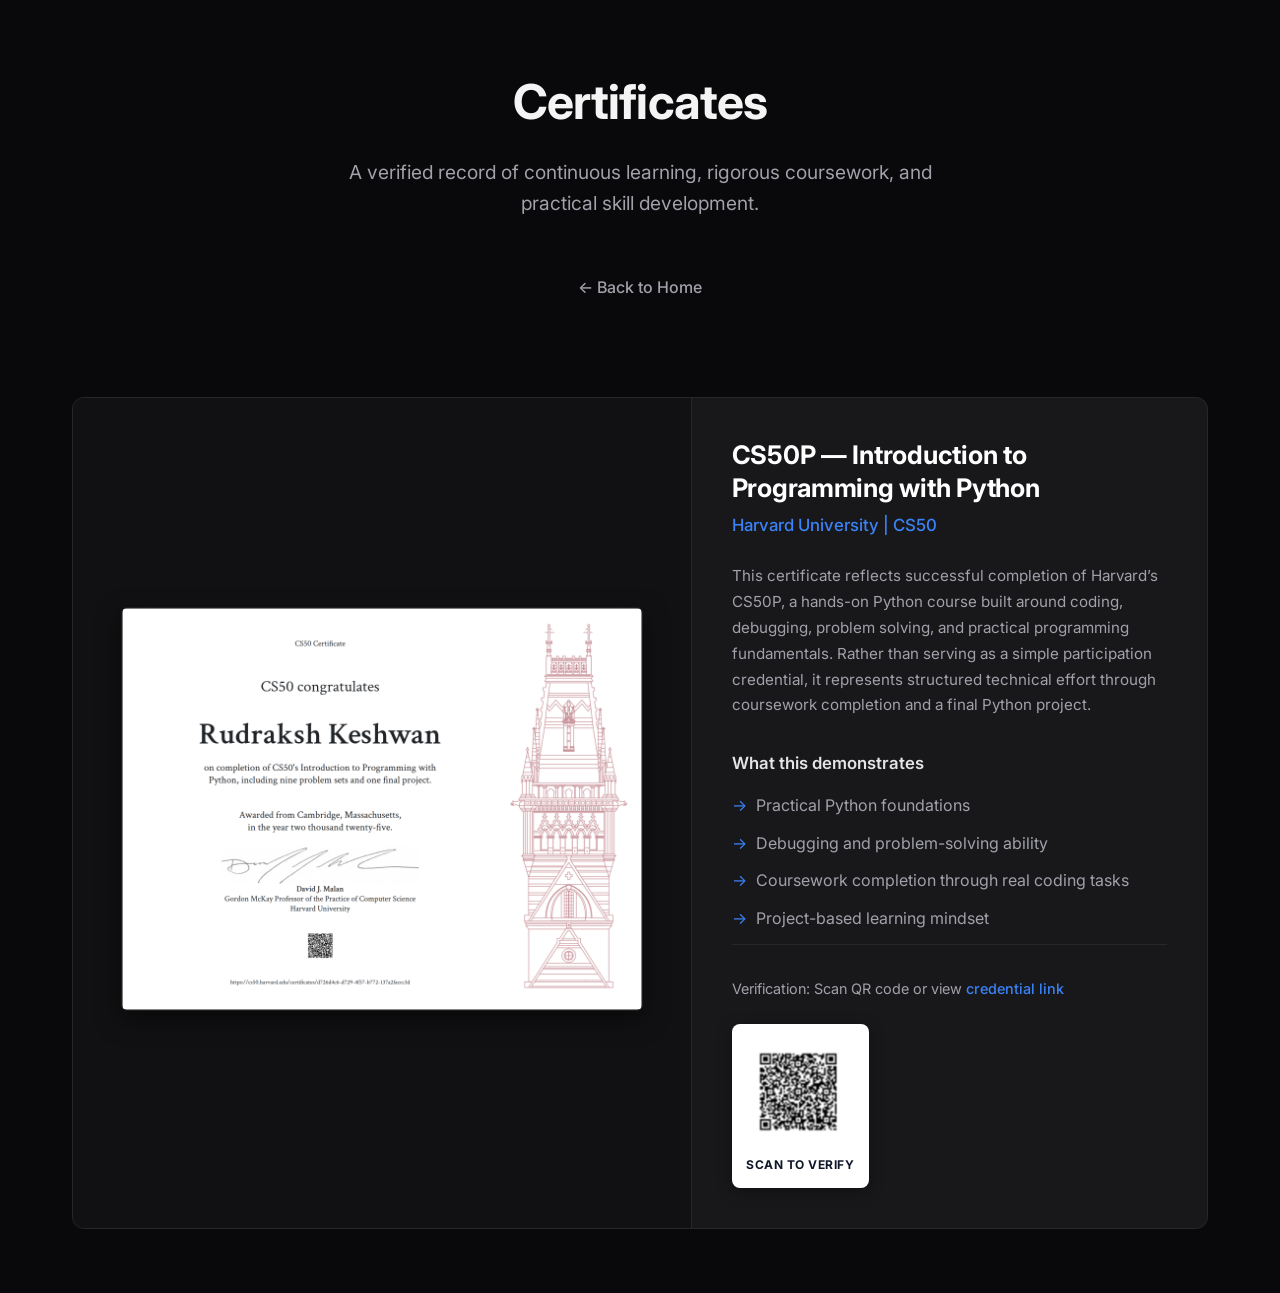
<file: certificate.html>
<!DOCTYPE html>
<html lang="en">
<head>
    <meta charset="UTF-8">
    <meta name="viewport" content="width=device-width, initial-scale=1.0">
    <title>Certificates | Portfolio</title>
    <link rel="stylesheet" href="style.css">
</head>
<body class="projects-theme">
    <div class="container">
        <header class="page-header reveal">
            <h1>Certificates</h1>
            <p class="subtitle">A verified record of continuous learning, rigorous coursework, and practical skill development.</p>
            
            <a href="index.html" class="back-link" style="margin-top: 25px; display: inline-flex; align-items: center; gap: 8px; color: var(--text-muted); text-decoration: none; font-weight: 500;">← Back to Home</a>
        </header>

        <div class="certificates-list">
            
            <article class="certificate-card reveal">
                <div class="cert-image-wrapper">
                    <a href="assets/CS50P.png" target="_blank" title="Click to view full size">
                        <img src="assets/CS50P.png" alt="CS50P Certificate" class="cert-img">
                    </a>
                </div>
                
                <div class="cert-info">
                    <h2>CS50P — Introduction to Programming with Python</h2>
                    <h3 class="cert-issuer">Harvard University | CS50</h3>
                    
                    <p class="cert-description">
                        This certificate reflects successful completion of Harvard’s CS50P, a hands-on Python course built around coding, debugging, problem solving, and practical programming fundamentals. Rather than serving as a simple participation credential, it represents structured technical effort through coursework completion and a final Python project.
                    </p>

                    <div class="cert-demonstrates">
                        <h4>What this demonstrates</h4>
                        <ul class="styled-list">
                            <li>Practical Python foundations</li>
                            <li>Debugging and problem-solving ability</li>
                            <li>Coursework completion through real coding tasks</li>
                            <li>Project-based learning mindset</li>
                        </ul>
                    </div>

                    <div class="cert-verification">
                        <div class="verify-text">
                            <p>Verification: Scan QR code or view <a href="https://certificates.cs50.io/d726d4c6-d729-4f57-b772-137a2faccc3d.pdf?size=letter" target="_blank">credential link</a></p>
                        </div>
                        
                        <div class="qr-card">
                            <div class="qr-wrapper">
                                <img src="assets/cs50pbarcode.png" alt="CS50P Verification QR Code">
                            </div>
                            <span class="qr-label">Scan to verify</span>
                        </div>
                    </div>
                </div>
            </article>
            </div>
    </div>
    <script src="script.js"></script>
</body>
</html>
</file>
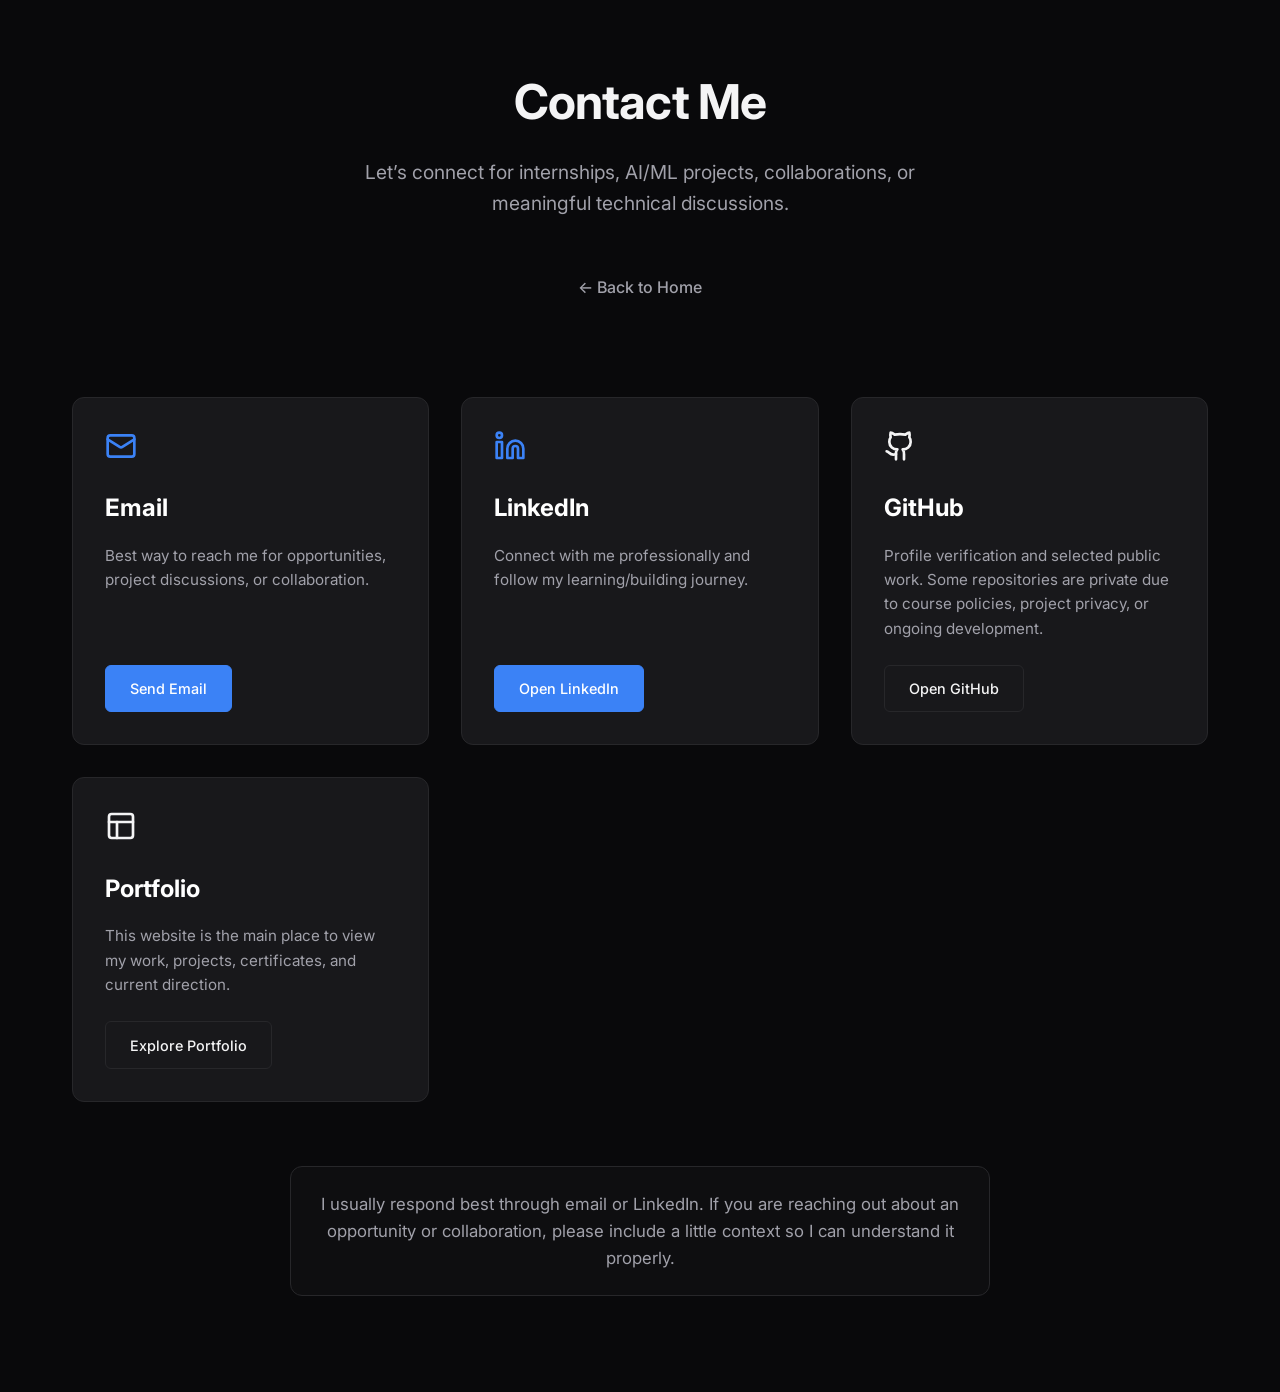
<file: contact.html>
<!DOCTYPE html>
<html lang="en">
<head>
    <meta charset="UTF-8">
    <meta name="viewport" content="width=device-width, initial-scale=1.0">
    <title>Contact | Rudraksh Keshwan</title>
    <link rel="stylesheet" href="style.css">
</head>
<body class="projects-theme">
    <div class="container">
        
        <header class="page-header reveal">
            <h1>Contact Me</h1>
            <p class="subtitle" style="max-width: 650px;">Let’s connect for internships, AI/ML projects, collaborations, or meaningful technical discussions.</p>
            
            <a href="index.html" class="back-link" style="margin-top: 25px; display: inline-flex; align-items: center; gap: 8px; color: var(--text-muted); text-decoration: none; font-weight: 500;">← Back to Home</a>
        </header>

        <div class="projects-grid" style="margin-top: 1rem;">
            
            <article class="project-card reveal">
                <div class="project-content">
                    <div style="margin-bottom: 1.25rem; color: var(--accent);">
                        <svg xmlns="http://www.w3.org/2000/svg" width="32" height="32" viewBox="0 0 24 24" fill="none" stroke="currentColor" stroke-width="2" stroke-linecap="round" stroke-linejoin="round">
                            <rect width="20" height="16" x="2" y="4" rx="2"></rect>
                            <path d="m22 7-8.97 5.7a1.94 1.94 0 0 1-2.06 0L2 7"></path>
                        </svg>
                    </div>
                    <h2>Email</h2>
                    <p class="summary">Best way to reach me for opportunities, project discussions, or collaboration.</p>
                    <div class="actions">
                        <a href="mailto:rudrakshkeshwan@gmail.com" class="btn btn-primary">Send Email</a>
                    </div>
                </div>
            </article>

            <article class="project-card reveal delay-1">
                <div class="project-content">
                    <div style="margin-bottom: 1.25rem; color: var(--accent);">
                        <svg xmlns="http://www.w3.org/2000/svg" width="32" height="32" viewBox="0 0 24 24" fill="none" stroke="currentColor" stroke-width="2" stroke-linecap="round" stroke-linejoin="round">
                            <path d="M16 8a6 6 0 0 1 6 6v7h-4v-7a2 2 0 0 0-2-2 2 2 0 0 0-2 2v7h-4v-7a6 6 0 0 1 6-6z"></path>
                            <rect width="4" height="12" x="2" y="9"></rect>
                            <circle cx="4" cy="4" r="2"></circle>
                        </svg>
                    </div>
                    <h2>LinkedIn</h2>
                    <p class="summary">Connect with me professionally and follow my learning/building journey.</p>
                    <div class="actions">
                        <a href="https://www.linkedin.com/in/rudraksh-keshwan-75980b239" target="_blank" rel="noopener noreferrer" class="btn btn-primary">Open LinkedIn</a>
                    </div>
                </div>
            </article>

            <article class="project-card reveal delay-2">
                <div class="project-content">
                    <div style="margin-bottom: 1.25rem; color: var(--text-main);">
                        <svg xmlns="http://www.w3.org/2000/svg" width="32" height="32" viewBox="0 0 24 24" fill="none" stroke="currentColor" stroke-width="2" stroke-linecap="round" stroke-linejoin="round">
                            <path d="M15 22v-4a4.8 4.8 0 0 0-1-3.5c3 0 6-2 6-5.5.08-1.25-.27-2.48-1-3.5.28-1.15.28-2.35 0-3.5 0 0-1 0-3 1.5-2.64-.5-5.36-.5-8 0C6 2 5 2 5 2c-.3 1.15-.3 2.35 0 3.5A5.403 5.403 0 0 0 4 9c0 3.5 3 5.5 6 5.5-.39.49-.68 1.05-.85 1.65-.17.6-.22 1.23-.15 1.85v4"></path>
                            <path d="M9 18c-4.51 2-5-2-7-2"></path>
                        </svg>
                    </div>
                    <h2>GitHub</h2>
                    <p class="summary">Profile verification and selected public work. Some repositories are private due to course policies, project privacy, or ongoing development.</p>
                    <div class="actions">
                        <a href="https://github.com/heckerhavard" target="_blank" rel="noopener noreferrer" class="btn btn-secondary">Open GitHub</a>
                    </div>
                </div>
            </article>

            <article class="project-card reveal delay-3">
                <div class="project-content">
                    <div style="margin-bottom: 1.25rem; color: var(--text-main);">
                        <svg xmlns="http://www.w3.org/2000/svg" width="32" height="32" viewBox="0 0 24 24" fill="none" stroke="currentColor" stroke-width="2" stroke-linecap="round" stroke-linejoin="round">
                            <rect width="18" height="18" x="3" y="3" rx="2" ry="2"></rect>
                            <line x1="3" y1="9" x2="21" y2="9"></line>
                            <line x1="9" y1="21" x2="9" y2="9"></line>
                        </svg>
                    </div>
                    <h2>Portfolio</h2>
                    <p class="summary">This website is the main place to view my work, projects, certificates, and current direction.</p>
                    <div class="actions">
                        <a href="index.html" class="btn btn-secondary">Explore Portfolio</a>
                    </div>
                </div>
            </article>

        </div>

        <div class="reveal delay-4" style="text-align: center; margin-top: 4rem; padding-bottom: 2rem;">
            <p style="font-size: 1.05rem; color: var(--text-muted); max-width: 700px; margin: 0 auto; line-height: 1.6; background: rgba(255,255,255,0.02); padding: 1.5rem; border-radius: 12px; border: 1px solid var(--card-border);">
                I usually respond best through email or LinkedIn. If you are reaching out about an opportunity or collaboration, please include a little context so I can understand it properly.
            </p>
        </div>

    </div>
    <script src="script.js"></script>
</body>
</html>
</file>
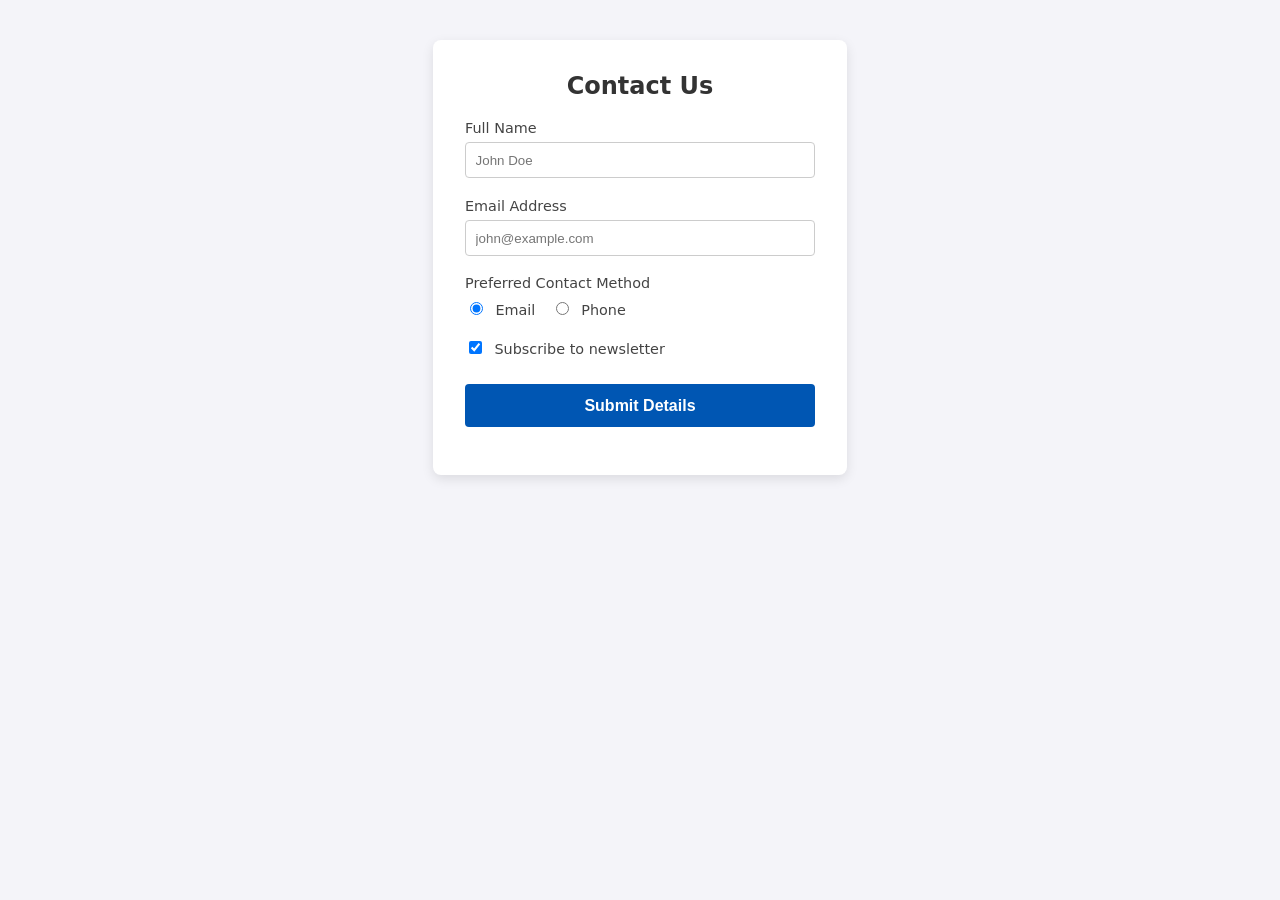
<file: demo.html>
<!DOCTYPE html>
<html lang="en">
<head>
    <meta charset="UTF-8">
    <meta name="viewport" content="width=device-width, initial-scale=1.0">
    <title>Simple Lead Form</title>
    <style>
        body { 
            font-family: system-ui, -apple-system, sans-serif; 
            background: #f4f4f9; 
            display: flex; 
            justify-content: center; 
            padding: 2rem; 
        }
        form { 
            background: white; 
            padding: 2rem; 
            border-radius: 8px; 
            box-shadow: 0 4px 12px rgba(0,0,0,0.1); 
            width: 100%; 
            max-width: 350px; 
        }
        h2 { margin-top: 0; font-size: 1.5rem; color: #333; text-align: center; }
        .form-group { margin-bottom: 1.2rem; }
        label { display: block; margin-bottom: 0.4rem; font-weight: 500; font-size: 0.9rem; color: #444; }
        .inline-label { display: inline; font-weight: normal; margin-left: 0.3rem; }
        input[type="text"], input[type="email"] {
            width: 100%; padding: 0.6rem; border: 1px solid #ccc; 
            border-radius: 4px; box-sizing: border-box;
        }
        .radio-group, .checkbox-group { margin-top: 0.5rem; color: #555; font-size: 0.9rem; }
        button { 
            width: 100%; padding: 0.8rem; background: #0056b3; 
            color: white; border: none; border-radius: 4px; 
            font-size: 1rem; font-weight: bold; cursor: pointer; margin-top: 0.5rem; 
        }
        button:hover { background: #004494; }
        #statusMessage { margin-top: 1rem; text-align: center; font-weight: bold; font-size: 0.9rem; }
    </style>
</head>
<body>

    <!-- Notice the action and method are removed. We handle it in JS now. -->
    <form id="leadForm">
        <h2>Contact Us</h2>
        
        <div class="form-group">
            <label for="name">Full Name</label>
            <input type="text" id="name" name="name" required placeholder="John Doe">
        </div>

        <div class="form-group">
            <label for="email">Email Address</label>
            <input type="email" id="email" name="email" required placeholder="john@example.com">
        </div>

        <div class="form-group">
            <label>Preferred Contact Method</label>
            <div class="radio-group">
                <input type="radio" id="contact-email" name="contact_method" value="email" checked>
                <label for="contact-email" class="inline-label">Email</label>
                
                <input type="radio" id="contact-phone" name="contact_method" value="phone" style="margin-left: 1rem;">
                <label for="contact-phone" class="inline-label">Phone</label>
            </div>
        </div>

        <div class="form-group checkbox-group">
            <input type="checkbox" id="newsletter" name="newsletter" value="yes" checked>
            <label for="newsletter" class="inline-label">Subscribe to newsletter</label>
        </div>

        <input type="hidden" name="source" value="simple_website_form">

        <button type="submit" id="submitBtn">Submit Details</button>
        
        <!-- Area to show success/error messages -->
        <div id="statusMessage"></div>
    </form>

    <script>
        document.getElementById('leadForm').addEventListener('submit', function(e) {
            e.preventDefault(); // Stop the standard form submission

            const form = this;
            const submitBtn = document.getElementById('submitBtn');
            const statusMessage = document.getElementById('statusMessage');
            
            // Convert form fields into a JavaScript object
            const formData = new FormData(form);
            const data = Object.fromEntries(formData);
            
            // Handle checkbox (unchecked checkboxes aren't included in FormData normally)
            if(!formData.has('newsletter')) data.newsletter = 'no';

            // UI feedback
            submitBtn.textContent = 'Sending...';
            submitBtn.disabled = true;
            statusMessage.textContent = '';
            statusMessage.style.color = 'black';

            // Send data as JSON to the Webhook
            fetch('https://app.autoli.in/api/intake/leads/w_ZUsUdJAbiPhSZ_79M4F-bCFcY0Nij3HQpE4sc2X4U/', {
                method: 'POST',
                headers: {
                    'Content-Type': 'application/json',
                    'Accept': 'application/json'
                },
                body: JSON.stringify(data)
            })
            .then(async (response) => {
                if (response.ok) {
                    statusMessage.textContent = 'Success! Your information has been submitted.';
                    statusMessage.style.color = 'green';
                    form.reset(); // Clear the form
                } else {
                    const errorData = await response.json().catch(() => ({}));
                    console.error("Server Error:", errorData);
                    statusMessage.textContent = errorData.detail || 'Error submitting form. Please try again.';
                    statusMessage.style.color = 'red';
                }
            })
            .catch((error) => {
                console.error("Network Error:", error);
                statusMessage.textContent = 'Network error. Check your connection.';
                statusMessage.style.color = 'red';
            })
            .finally(() => {
                // Reset button state
                submitBtn.textContent = 'Submit Details';
                submitBtn.disabled = false;
            });
        });
    </script>
</body>
</html>
</file>
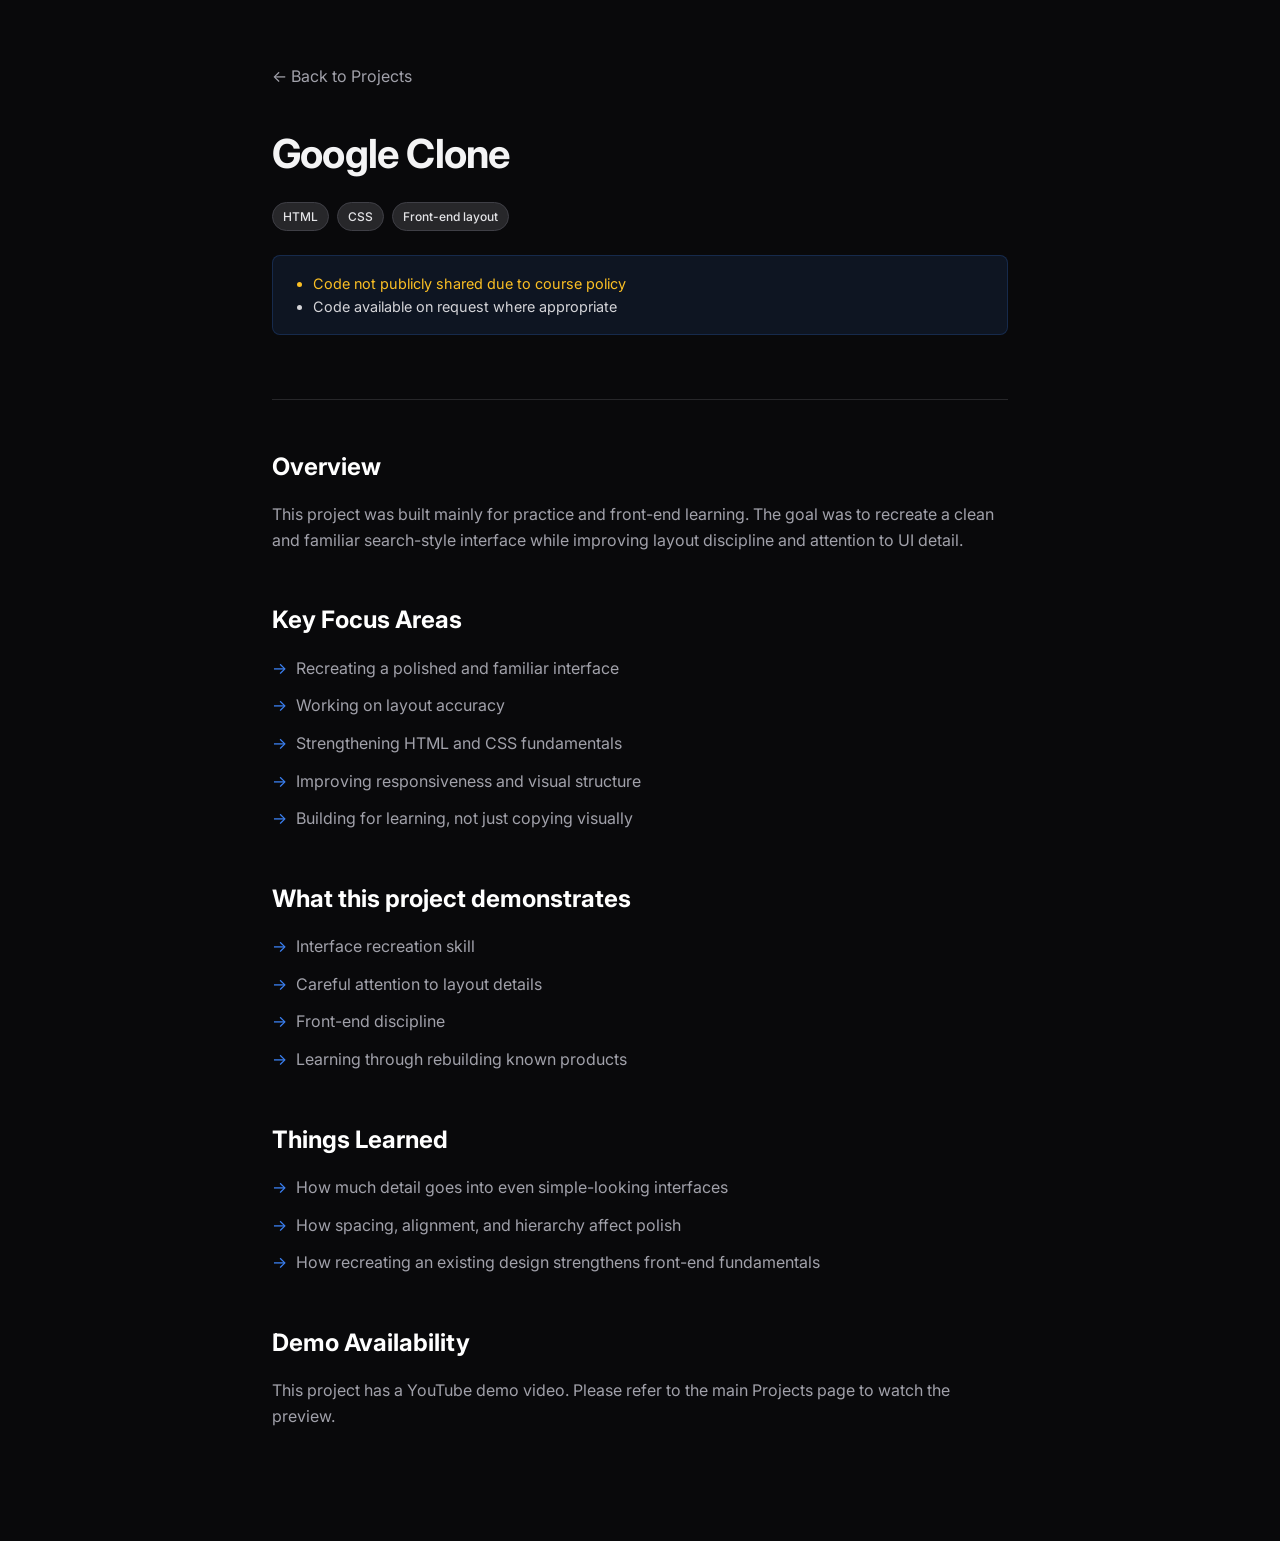
<file: google-clone.html>
<!DOCTYPE html>
<html lang="en">
<head>
    <meta charset="UTF-8">
    <meta name="viewport" content="width=device-width, initial-scale=1.0">
    <title>Google Clone | Project Details</title>
    <link rel="stylesheet" href="style.css">
</head>
<body class="projects-theme">
    <div class="detail-container">
        <a href="projects.html" class="back-link">← Back to Projects</a>
        
        <header class="project-header">
            <h1>Google Clone</h1>
            <div class="badges">
                <span class="badge">HTML</span> <span class="badge">CSS</span> <span class="badge">Front-end layout</span>
            </div>
            <div class="status-box">
                <ul>
                    <li style="color: #fbbf24;">Code not publicly shared due to course policy</li>
                    <li>Code available on request where appropriate</li>
                </ul>
            </div>
        </header>

        <section>
            <h2>Overview</h2>
            <p>This project was built mainly for practice and front-end learning. The goal was to recreate a clean and familiar search-style interface while improving layout discipline and attention to UI detail.</p>
        </section>

        <section>
            <h2>Key Focus Areas</h2>
            <ul class="styled-list">
                <li>Recreating a polished and familiar interface</li>
                <li>Working on layout accuracy</li>
                <li>Strengthening HTML and CSS fundamentals</li>
                <li>Improving responsiveness and visual structure</li>
                <li>Building for learning, not just copying visually</li>
            </ul>
        </section>

        <section>
            <h2>What this project demonstrates</h2>
            <ul class="styled-list">
                <li>Interface recreation skill</li>
                <li>Careful attention to layout details</li>
                <li>Front-end discipline</li>
                <li>Learning through rebuilding known products</li>
            </ul>
        </section>

        <section>
            <h2>Things Learned</h2>
            <ul class="styled-list">
                <li>How much detail goes into even simple-looking interfaces</li>
                <li>How spacing, alignment, and hierarchy affect polish</li>
                <li>How recreating an existing design strengthens front-end fundamentals</li>
            </ul>
        </section>

        <section>
            <h2>Demo Availability</h2>
            <p>This project has a YouTube demo video. Please refer to the main Projects page to watch the preview.</p>
        </section>
    </div>
    <script src="script.js"></script>
</body>
</html>
</file>
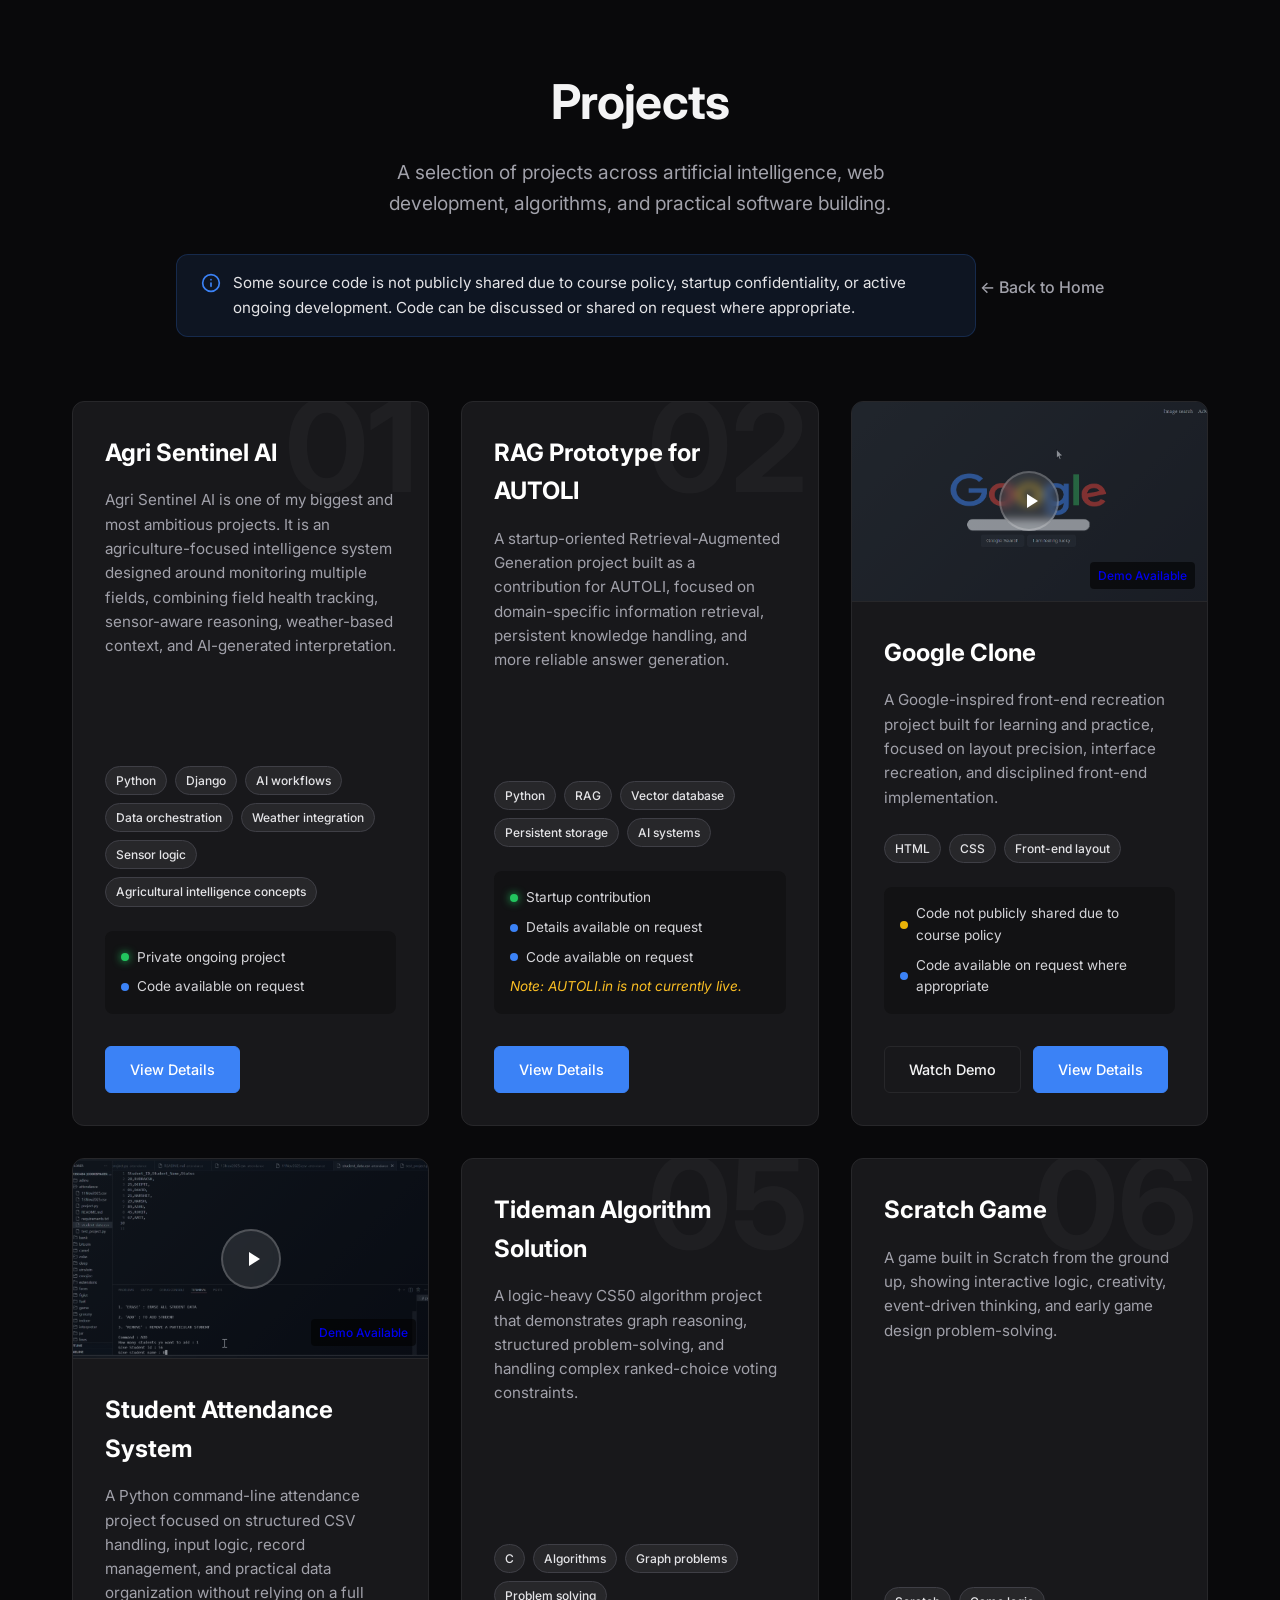
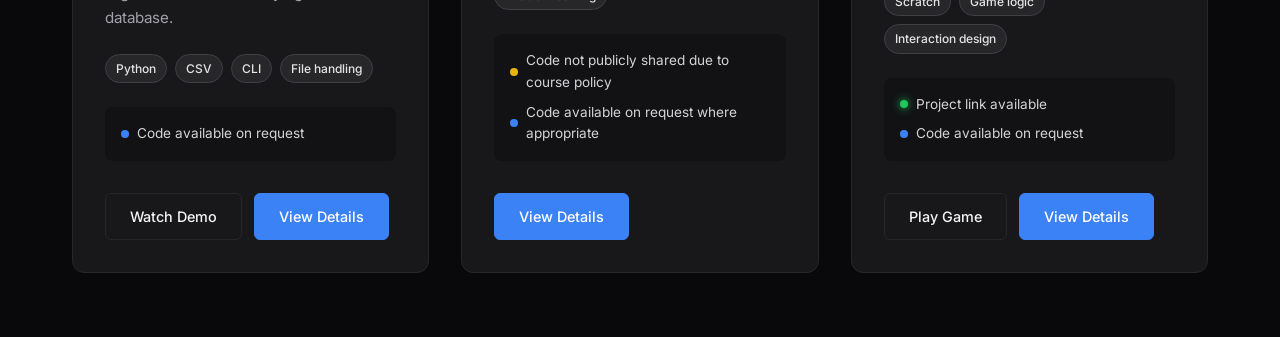
<file: projects.html>
<!DOCTYPE html>
<html lang="en">
<head>
    <meta charset="UTF-8">
    <meta name="viewport" content="width=device-width, initial-scale=1.0">
    <title>Projects | Portfolio</title>
    <link rel="stylesheet" href="style.css">
</head>
<body class="projects-theme">
    <div class="container">
        <header class="page-header reveal">
            <h1>Projects</h1>
            <p class="subtitle">A selection of projects across artificial intelligence, web development, algorithms, and practical software building.</p>
            
            <div class="global-code-note">
                <svg width="20" height="20" viewBox="0 0 24 24" fill="none" stroke="currentColor" stroke-width="2" stroke-linecap="round" stroke-linejoin="round"><circle cx="12" cy="12" r="10"></circle><line x1="12" y1="16" x2="12" y2="12"></line><line x1="12" y1="8" x2="12.01" y2="8"></line></svg>
                <p>Some source code is not publicly shared due to course policy, startup confidentiality, or active ongoing development. Code can be discussed or shared on request where appropriate.</p>
            </div>
            
            <a href="index.html" class="back-link" style="margin-top: 25px; display: inline-flex; align-items: center; gap: 8px; color: var(--text-muted); text-decoration: none; font-weight: 500;">← Back to Home</a>
        </header>

        <div class="projects-grid">
            
            <article class="project-card reveal">
                <div class="project-number">01</div>
                <div class="project-content">
                    <h2>Agri Sentinel AI</h2>
                    <p class="summary">Agri Sentinel AI is one of my biggest and most ambitious projects. It is an agriculture-focused intelligence system designed around monitoring multiple fields, combining field health tracking, sensor-aware reasoning, weather-based context, and AI-generated interpretation.</p>
                    
                    <div class="badges">
                        <span class="badge">Python</span>
                        <span class="badge">Django</span>
                        <span class="badge">AI workflows</span>
                        <span class="badge">Data orchestration</span>
                        <span class="badge">Weather integration</span>
                        <span class="badge">Sensor logic</span>
                        <span class="badge">Agricultural intelligence concepts</span>
                    </div>

                    <div class="status-notes">
                        <div class="status-item"><span class="dot active"></span> Private ongoing project</div>
                        <div class="status-item"><span class="dot info"></span> Code available on request</div>
                    </div>

                    <div class="actions">
                        <a href="agrisentinelai.html" class="btn btn-primary">View Details</a>
                    </div>
                </div>
            </article>

            <article class="project-card reveal">
                <div class="project-number">02</div>
                <div class="project-content">
                    <h2>RAG Prototype for AUTOLI</h2>
                    <p class="summary">A startup-oriented Retrieval-Augmented Generation project built as a contribution for AUTOLI, focused on domain-specific information retrieval, persistent knowledge handling, and more reliable answer generation.</p>
                    
                    <div class="badges">
                        <span class="badge">Python</span>
                        <span class="badge">RAG</span>
                        <span class="badge">Vector database</span>
                        <span class="badge">Persistent storage</span>
                        <span class="badge">AI systems</span>
                    </div>

                    <div class="status-notes">
                        <div class="status-item"><span class="dot active"></span> Startup contribution</div>
                        <div class="status-item"><span class="dot info"></span> Details available on request</div>
                        <div class="status-item"><span class="dot info"></span> Code available on request</div>
                        <div class="status-item warning-text">Note: AUTOLI.in is not currently live.</div>
                    </div>

                    <div class="actions">
                        <a href="autoli-rag.html" class="btn btn-primary">View Details</a>
                    </div>
                </div>
            </article>

            <article class="project-card reveal">
                <div class="project-number">03</div>
                
                <a href="https://youtu.be/rjjJIBolT3k" target="_blank" class="video-preview">
                    <img src="assets/google.png" alt="Google Clone Demo" class="preview-img">
                    <div class="play-button">
                        <svg viewBox="0 0 24 24" fill="currentColor"><path d="M8 5v14l11-7z"/></svg>
                    </div>
                    <div class="overlay">Demo Available</div>
                </a>

                <div class="project-content">
                    <h2>Google Clone</h2>
                    <p class="summary">A Google-inspired front-end recreation project built for learning and practice, focused on layout precision, interface recreation, and disciplined front-end implementation.</p>
                    
                    <div class="badges">
                        <span class="badge">HTML</span>
                        <span class="badge">CSS</span>
                        <span class="badge">Front-end layout</span>
                    </div>

                    <div class="status-notes">
                        <div class="status-item"><span class="dot warning"></span> Code not publicly shared due to course policy</div>
                        <div class="status-item"><span class="dot info"></span> Code available on request where appropriate</div>
                    </div>

                    <div class="actions">
                        <a href="https://youtu.be/rjjJIBolT3k" target="_blank" class="btn btn-secondary watch-demo-btn">Watch Demo</a>
                        <a href="google-clone.html" class="btn btn-primary">View Details</a>
                    </div>
                </div>
            </article>

            <article class="project-card reveal">
                <div class="project-number">04</div>
                
                <a href="https://youtu.be/EvytA0AwNSM" target="_blank" class="video-preview">
                    <img src="assets/student.png" alt="Attendance System Demo" class="preview-img">
                    <div class="play-button">
                        <svg viewBox="0 0 24 24" fill="currentColor"><path d="M8 5v14l11-7z"/></svg>
                    </div>
                    <div class="overlay">Demo Available</div>
                </a>

                <div class="project-content">
                    <h2>Student Attendance System</h2>
                    <p class="summary">A Python command-line attendance project focused on structured CSV handling, input logic, record management, and practical data organization without relying on a full database.</p>
                    
                    <div class="badges">
                        <span class="badge">Python</span>
                        <span class="badge">CSV</span>
                        <span class="badge">CLI</span>
                        <span class="badge">File handling</span>
                    </div>

                    <div class="status-notes">
                        <div class="status-item"><span class="dot info"></span> Code available on request</div>
                    </div>

                    <div class="actions">
                        <a href="https://youtu.be/EvytA0AwNSM" target="_blank" class="btn btn-secondary watch-demo-btn">Watch Demo</a>
                        <a href="student-attendance-system.html" class="btn btn-primary">View Details</a>
                    </div>
                </div>
            </article>

            <article class="project-card reveal">
                <div class="project-number">05</div>
                <div class="project-content">
                    <h2>Tideman Algorithm Solution</h2>
                    <p class="summary">A logic-heavy CS50 algorithm project that demonstrates graph reasoning, structured problem-solving, and handling complex ranked-choice voting constraints.</p>
                    
                    <div class="badges">
                        <span class="badge">C</span>
                        <span class="badge">Algorithms</span>
                        <span class="badge">Graph problems</span>
                        <span class="badge">Problem solving</span>
                    </div>

                    <div class="status-notes">
                        <div class="status-item"><span class="dot warning"></span> Code not publicly shared due to course policy</div>
                        <div class="status-item"><span class="dot info"></span> Code available on request where appropriate</div>
                    </div>

                    <div class="actions">
                        <a href="tideman-algorithm.html" class="btn btn-primary">View Details</a>
                    </div>
                </div>
            </article>

            <article class="project-card reveal">
                <div class="project-number">06</div>
                <div class="project-content">
                    <h2>Scratch Game</h2>
                    <p class="summary">A game built in Scratch from the ground up, showing interactive logic, creativity, event-driven thinking, and early game design problem-solving.</p>
                    
                    <div class="badges">
                        <span class="badge">Scratch</span>
                        <span class="badge">Game logic</span>
                        <span class="badge">Interaction design</span>
                    </div>

                    <div class="status-notes">
                        <div class="status-item"><span class="dot active"></span> Project link available</div>
                        <div class="status-item"><span class="dot info"></span> Code available on request</div>
                    </div>

                    <div class="actions">
                        <a href="https://scratch.mit.edu/projects/1256990215" class="btn btn-secondary play-game-btn">Play Game</a>
                        <a href="scratch-game.html" class="btn btn-primary">View Details</a>
                    </div>
                </div>
            </article>

        </div>
    </div>
    <script src="script.js"></script>
</body>
</html>
</file>
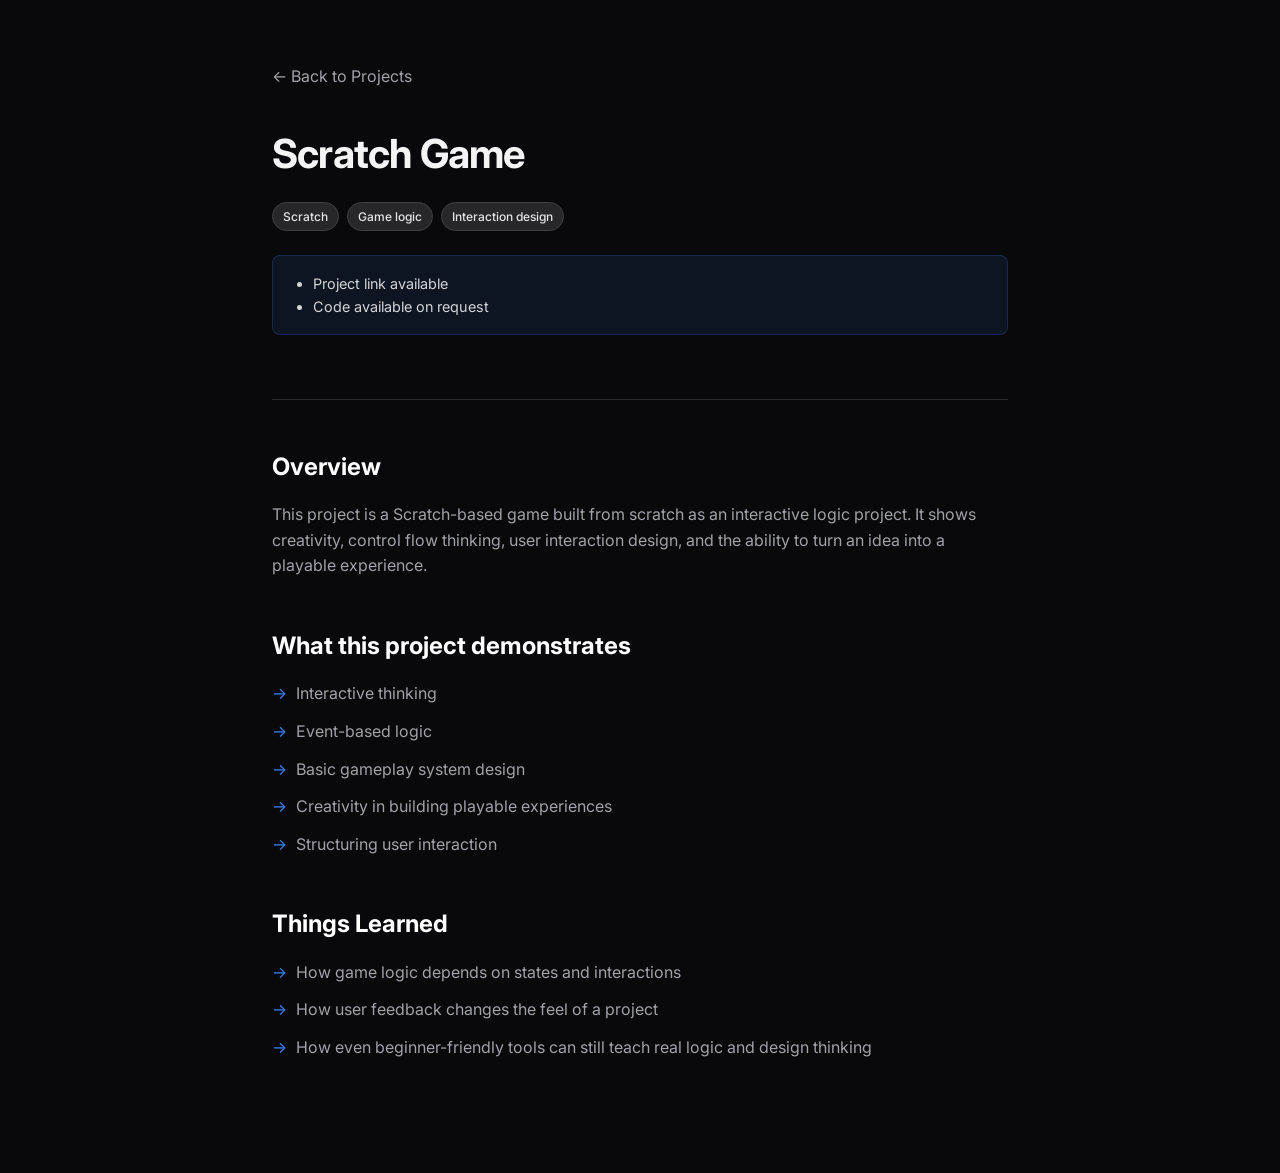
<file: scratch-game.html>
<!DOCTYPE html>
<html lang="en">
<head>
    <meta charset="UTF-8">
    <meta name="viewport" content="width=device-width, initial-scale=1.0">
    <title>Scratch Game | Project Details</title>
    <link rel="stylesheet" href="style.css">
</head>
<body class="projects-theme">
    <div class="detail-container">
        <a href="projects.html" class="back-link">← Back to Projects</a>
        
        <header class="project-header">
            <h1>Scratch Game</h1>
            <div class="badges">
                <span class="badge">Scratch</span> <span class="badge">Game logic</span> 
                <span class="badge">Interaction design</span>
            </div>
            <div class="status-box">
                <ul>
                    <li>Project link available</li>
                    <li>Code available on request</li>
                </ul>
            </div>
        </header>

        <section>
            <h2>Overview</h2>
            <p>This project is a Scratch-based game built from scratch as an interactive logic project. It shows creativity, control flow thinking, user interaction design, and the ability to turn an idea into a playable experience.</p>
        </section>

        <section>
            <h2>What this project demonstrates</h2>
            <ul class="styled-list">
                <li>Interactive thinking</li>
                <li>Event-based logic</li>
                <li>Basic gameplay system design</li>
                <li>Creativity in building playable experiences</li>
                <li>Structuring user interaction</li>
            </ul>
        </section>

        <section>
            <h2>Things Learned</h2>
            <ul class="styled-list">
                <li>How game logic depends on states and interactions</li>
                <li>How user feedback changes the feel of a project</li>
                <li>How even beginner-friendly tools can still teach real logic and design thinking</li>
            </ul>
        </section>
    </div>
    <script src="script.js"></script>
</body>
</html>
</file>
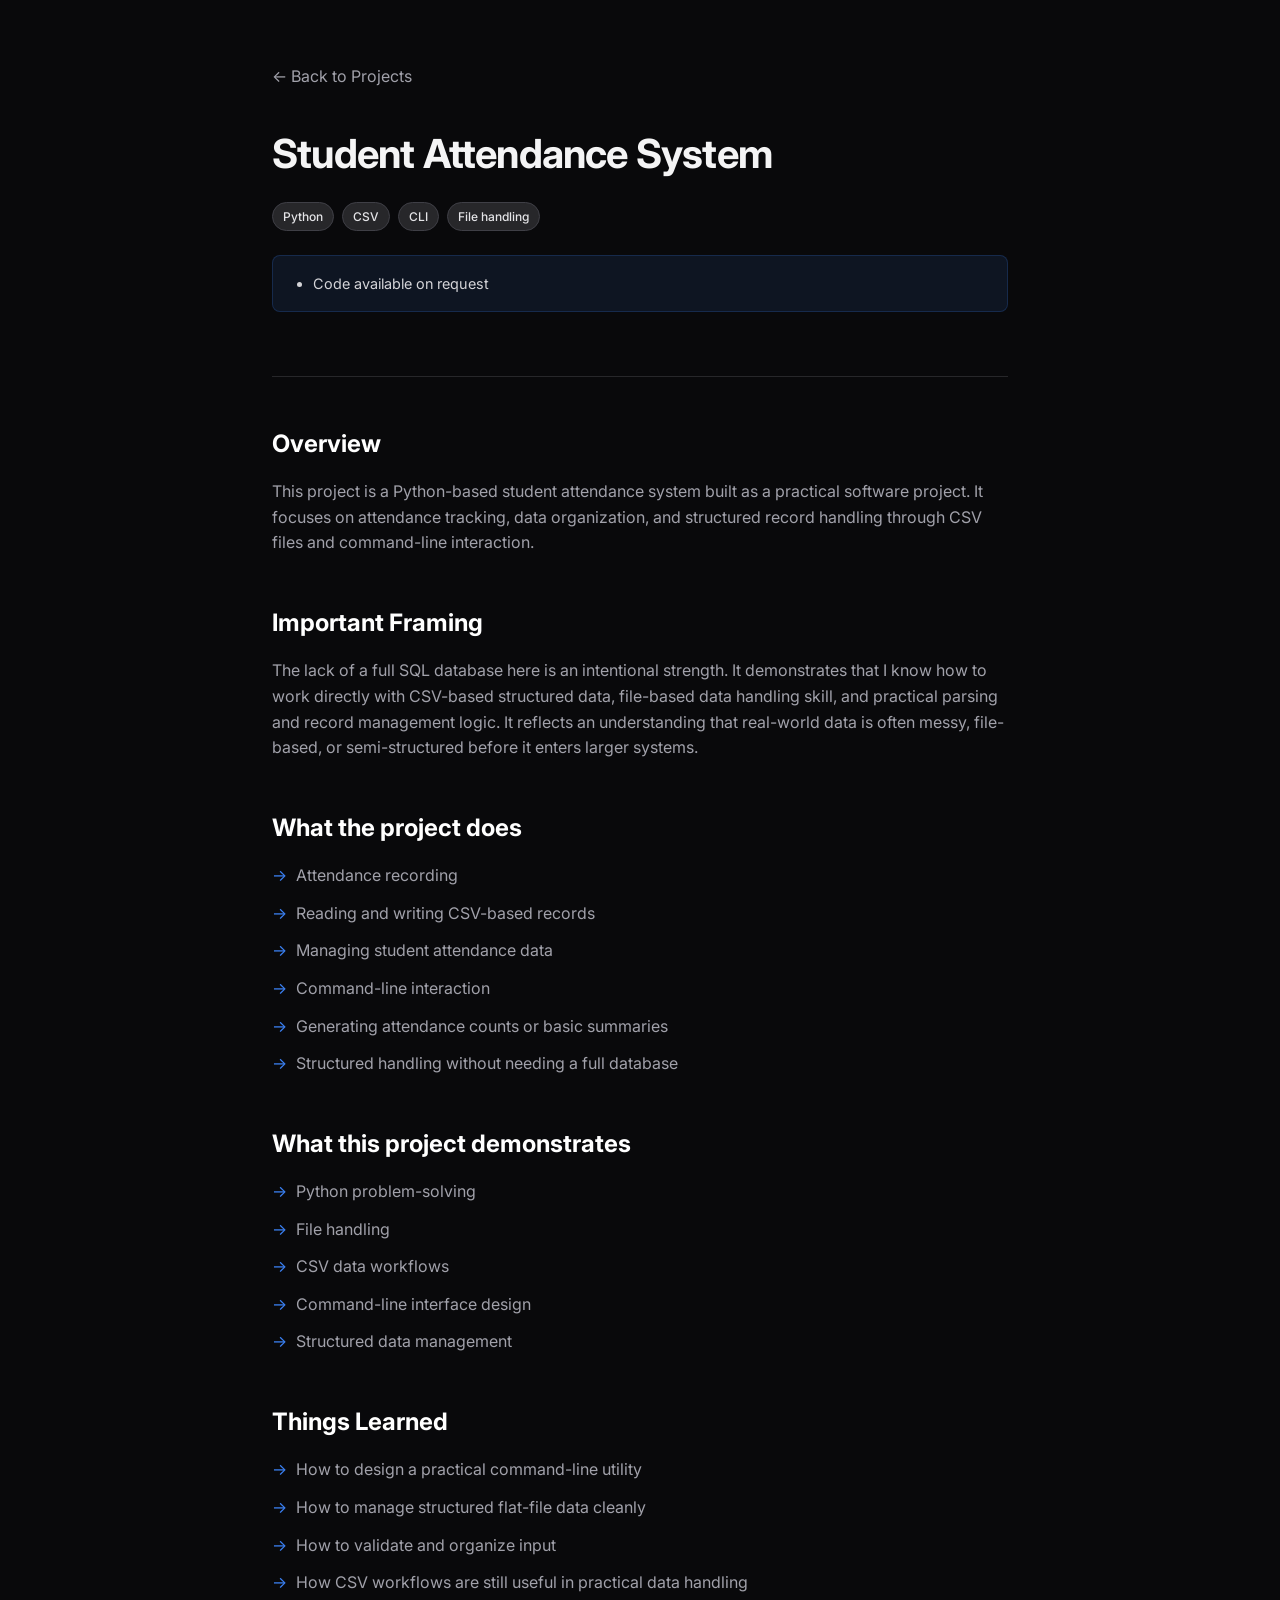
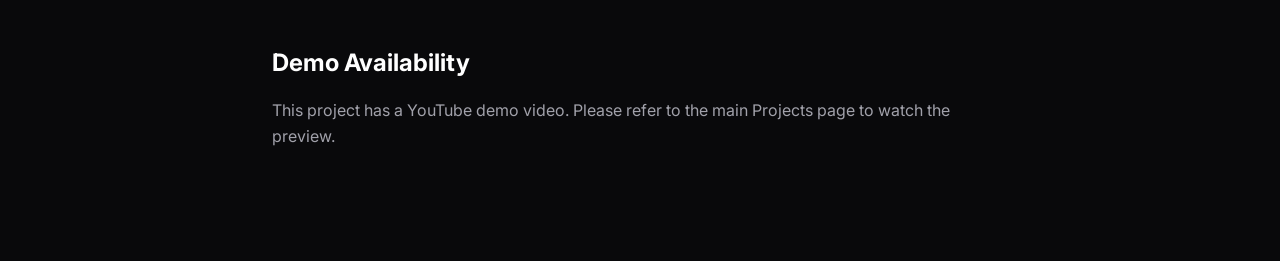
<file: student-attendance-system.html>
<!DOCTYPE html>
<html lang="en">
<head>
    <meta charset="UTF-8">
    <meta name="viewport" content="width=device-width, initial-scale=1.0">
    <title>Student Attendance System | Project Details</title>
    <link rel="stylesheet" href="style.css">
</head>
<body class="projects-theme">
    <div class="detail-container">
        <a href="projects.html" class="back-link">← Back to Projects</a>
        
        <header class="project-header">
            <h1>Student Attendance System</h1>
            <div class="badges">
                <span class="badge">Python</span> <span class="badge">CSV</span> 
                <span class="badge">CLI</span> <span class="badge">File handling</span>
            </div>
            <div class="status-box">
                <ul>
                    <li>Code available on request</li>
                </ul>
            </div>
        </header>

        <section>
            <h2>Overview</h2>
            <p>This project is a Python-based student attendance system built as a practical software project. It focuses on attendance tracking, data organization, and structured record handling through CSV files and command-line interaction.</p>
        </section>

        <section>
            <h2>Important Framing</h2>
            <p>The lack of a full SQL database here is an intentional strength. It demonstrates that I know how to work directly with CSV-based structured data, file-based data handling skill, and practical parsing and record management logic. It reflects an understanding that real-world data is often messy, file-based, or semi-structured before it enters larger systems.</p>
        </section>

        <section>
            <h2>What the project does</h2>
            <ul class="styled-list">
                <li>Attendance recording</li>
                <li>Reading and writing CSV-based records</li>
                <li>Managing student attendance data</li>
                <li>Command-line interaction</li>
                <li>Generating attendance counts or basic summaries</li>
                <li>Structured handling without needing a full database</li>
            </ul>
        </section>

        <section>
            <h2>What this project demonstrates</h2>
            <ul class="styled-list">
                <li>Python problem-solving</li>
                <li>File handling</li>
                <li>CSV data workflows</li>
                <li>Command-line interface design</li>
                <li>Structured data management</li>
            </ul>
        </section>

        <section>
            <h2>Things Learned</h2>
            <ul class="styled-list">
                <li>How to design a practical command-line utility</li>
                <li>How to manage structured flat-file data cleanly</li>
                <li>How to validate and organize input</li>
                <li>How CSV workflows are still useful in practical data handling</li>
            </ul>
        </section>

        <section>
            <h2>Demo Availability</h2>
            <p>This project has a YouTube demo video. Please refer to the main Projects page to watch the preview.</p>
        </section>
    </div>
    <script src="script.js"></script>
</body>
</html>
</file>
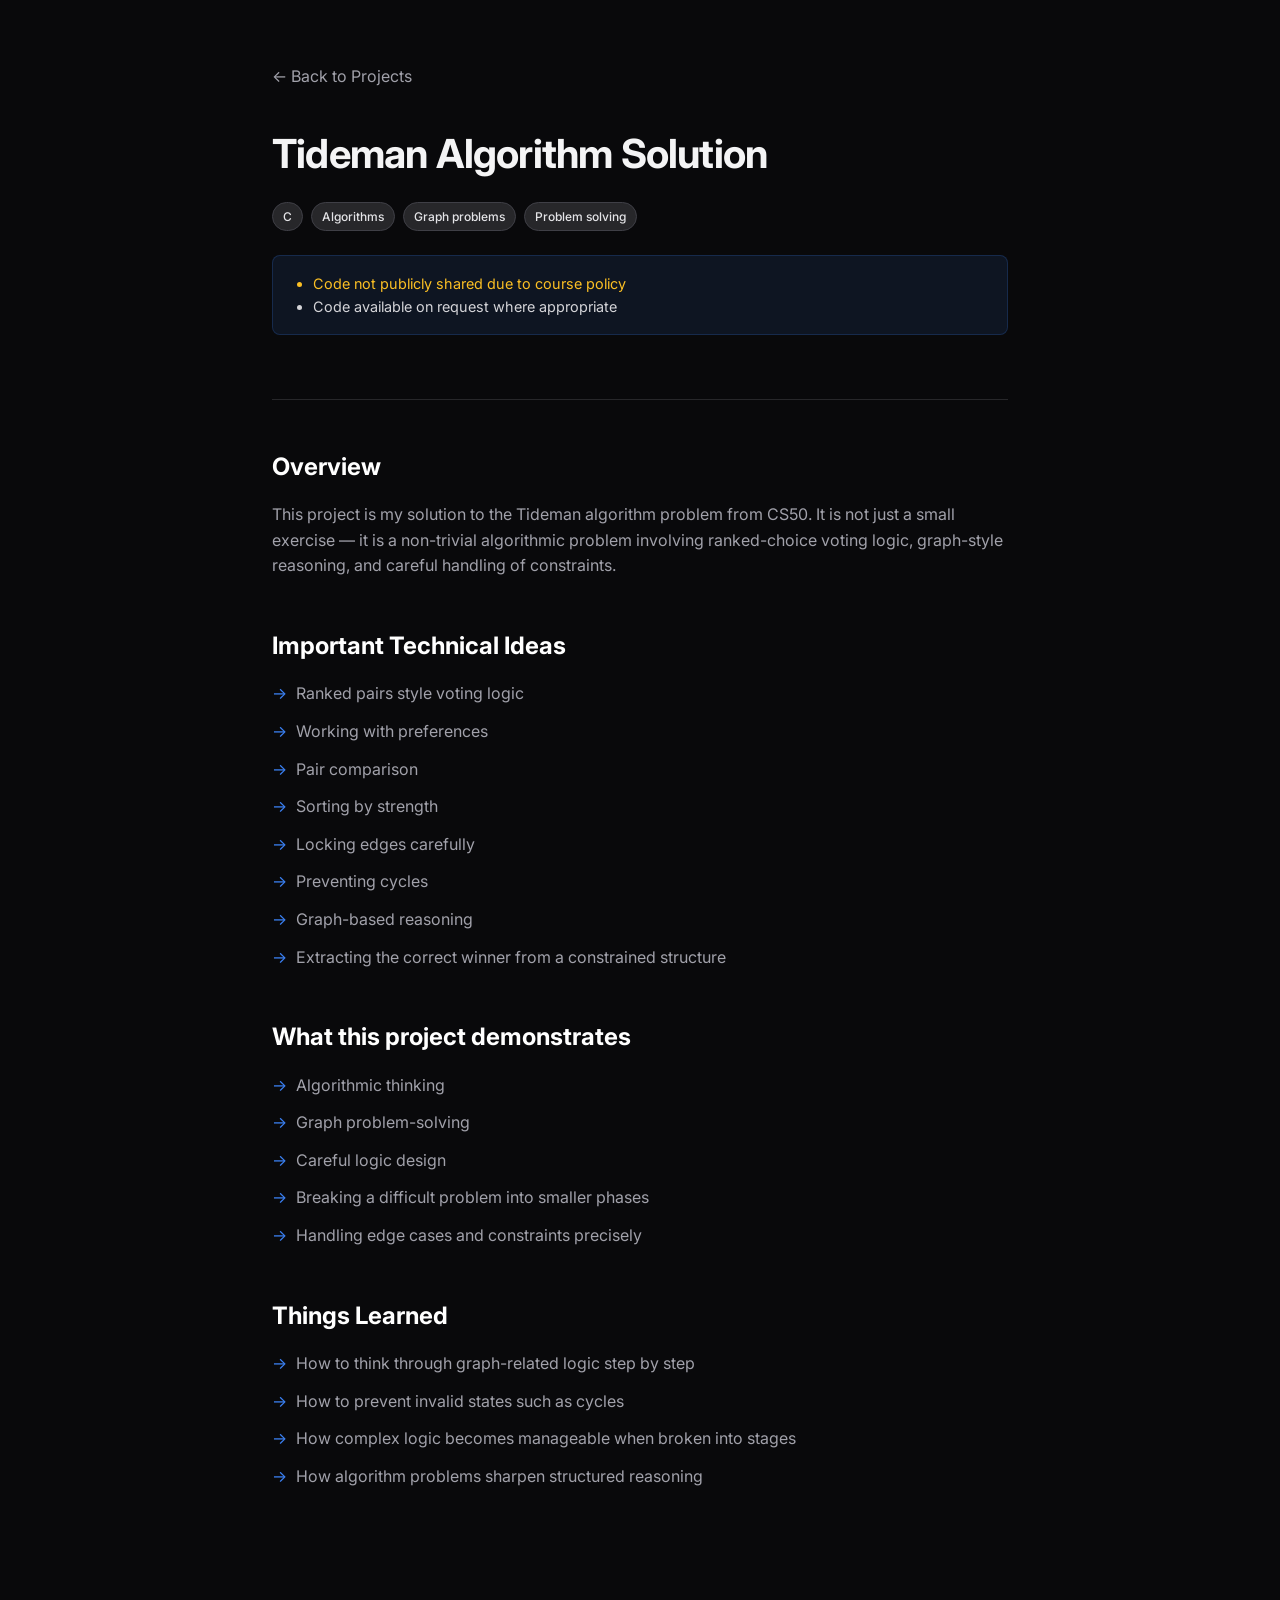
<file: tideman-algorithm.html>
<!DOCTYPE html>
<html lang="en">
<head>
    <meta charset="UTF-8">
    <meta name="viewport" content="width=device-width, initial-scale=1.0">
    <title>Tideman Algorithm Solution | Project Details</title>
    <link rel="stylesheet" href="style.css">
</head>
<body class="projects-theme">
    <div class="detail-container">
        <a href="projects.html" class="back-link">← Back to Projects</a>
        
        <header class="project-header">
            <h1>Tideman Algorithm Solution</h1>
            <div class="badges">
                <span class="badge">C</span> <span class="badge">Algorithms</span> 
                <span class="badge">Graph problems</span> <span class="badge">Problem solving</span>
            </div>
            <div class="status-box">
                <ul>
                    <li style="color: #fbbf24;">Code not publicly shared due to course policy</li>
                    <li>Code available on request where appropriate</li>
                </ul>
            </div>
        </header>

        <section>
            <h2>Overview</h2>
            <p>This project is my solution to the Tideman algorithm problem from CS50. It is not just a small exercise — it is a non-trivial algorithmic problem involving ranked-choice voting logic, graph-style reasoning, and careful handling of constraints.</p>
        </section>

        <section>
            <h2>Important Technical Ideas</h2>
            <ul class="styled-list">
                <li>Ranked pairs style voting logic</li>
                <li>Working with preferences</li>
                <li>Pair comparison</li>
                <li>Sorting by strength</li>
                <li>Locking edges carefully</li>
                <li>Preventing cycles</li>
                <li>Graph-based reasoning</li>
                <li>Extracting the correct winner from a constrained structure</li>
            </ul>
        </section>

        <section>
            <h2>What this project demonstrates</h2>
            <ul class="styled-list">
                <li>Algorithmic thinking</li>
                <li>Graph problem-solving</li>
                <li>Careful logic design</li>
                <li>Breaking a difficult problem into smaller phases</li>
                <li>Handling edge cases and constraints precisely</li>
            </ul>
        </section>

        <section>
            <h2>Things Learned</h2>
            <ul class="styled-list">
                <li>How to think through graph-related logic step by step</li>
                <li>How to prevent invalid states such as cycles</li>
                <li>How complex logic becomes manageable when broken into stages</li>
                <li>How algorithm problems sharpen structured reasoning</li>
            </ul>
        </section>
    </div>
    <script src="script.js"></script>
</body>
</html>
</file>
<file: style.css>
/* ==========================================================================
   GLOBAL RESET & FONTS
   ========================================================================== */
@import url('https://fonts.googleapis.com/css2?family=Inter:wght@300;400;500;600;700&display=swap');

* {
    margin: 0;
    padding: 0;
    box-sizing: border-box;
}

html {
    scroll-behavior: smooth;
    font-size: 16px;
}

body {
    -webkit-font-smoothing: antialiased;
    -moz-osx-font-smoothing: grayscale;
    overflow-x: hidden;
}

/* Ambient Canvas */
#ambient-canvas {
    position: fixed;
    top: 0;
    left: 0;
    width: 100vw;
    height: 100vh;
    z-index: -1;
    pointer-events: none;
    opacity: 0.6;
}

/* ==========================================================================
   THEME: PREMIUM DARK (Used across all pages)
   ========================================================================== */
body.projects-theme {
    --bg-dark: #09090b;
    --card-bg: #18181b;
    --card-border: #27272a;
    --text-main: #f4f4f5;
    --text-muted: #a1a1aa;
    --accent: #3b82f6;
    --accent-hover: #2563eb;
    --dot-active: #22c55e;
    --dot-info: #3b82f6;
    --dot-warning: #eab308;
    --radius: 12px;
    
    background-color: var(--bg-dark);
    color: var(--text-main);
    font-family: 'Inter', sans-serif;
    line-height: 1.6;
}

/* ==========================================================================
   HOME PAGE SPECIFIC STYLES
   ========================================================================== */

/* Navbar */
.projects-theme .navbar {
    position: fixed;
    top: 0;
    width: 100%;
    height: 80px;
    background: rgba(9, 9, 11, 0.85); /* dark glass */
    backdrop-filter: blur(12px);
    -webkit-backdrop-filter: blur(12px);
    border-bottom: 1px solid var(--card-border);
    z-index: 100;
    display: flex;
    justify-content: center;
    align-items: center;
}

.projects-theme .nav-container {
    width: 100%;
    max-width: 1200px;
    display: flex;
    justify-content: center;
}

.projects-theme .nav-links {
    display: flex;
    list-style: none;
    gap: 3rem;
}

.projects-theme .nav-links a {
    text-decoration: none;
    color: var(--text-muted);
    font-size: 0.95rem;
    font-weight: 500;
    letter-spacing: 0.5px;
    position: relative;
    transition: color 0.3s ease;
}

.projects-theme .nav-links a::after {
    content: '';
    position: absolute;
    bottom: -6px;
    left: 50%;
    width: 0;
    height: 2px;
    background: var(--accent);
    transition: all 0.3s ease;
    transform: translateX(-50%);
    border-radius: 2px;
}

.projects-theme .nav-links a:hover, 
.projects-theme .nav-links a.active { color: var(--text-main); }
.projects-theme .nav-links a:hover::after, 
.projects-theme .nav-links a.active::after { width: 100%; }

/* Hero Section */
.projects-theme .hero {
    min-height: 100vh;
    display: flex;
    align-items: center;
    justify-content: center;
    padding: 100px 5% 60px;
    position: relative;
}

.projects-theme .hero-container {
    max-width: 1100px;
    width: 100%;
    display: grid;
    grid-template-columns: 400px 1fr;
    gap: 5rem;
    align-items: center;
}

/* Hero Visual (Image) */
.projects-theme .hero-visual {
    position: relative;
    display: flex;
    justify-content: center;
    align-items: center;
}

.projects-theme .image-ring {
    position: absolute;
    width: 360px;
    height: 360px;
    border-radius: 50%;
    border: 1px solid var(--card-border);
    top: 50%;
    left: 50%;
    transform: translate(-50%, -50%);
    box-shadow: inset 0 0 40px rgba(59, 130, 246, 0.05);
}

.projects-theme .image-ring::before {
    content: '';
    position: absolute;
    top: -1px;
    left: 50%;
    width: 30%;
    height: 2px;
    background: var(--accent);
    transform: translateX(-50%);
    border-radius: 2px;
    box-shadow: 0 0 10px var(--accent);
}

.projects-theme .image-wrapper {
    width: 320px;
    height: 320px;
    border-radius: 50%;
    overflow: hidden;
    position: relative;
    background: var(--card-bg);
    box-shadow: 0 20px 40px rgba(0, 0, 0, 0.6);
    z-index: 2;
    border: 4px solid var(--card-border);
}

.projects-theme .image-wrapper img {
    width: 100%;
    height: 100%;
    object-fit: cover;
    opacity: 0.9;
    transition: opacity 0.3s;
}

.projects-theme .image-wrapper:hover img {
    opacity: 1;
}

/* Hero Content */
.projects-theme .hero-content {
    display: flex;
    flex-direction: column;
    align-items: flex-start;
}

.projects-theme .role-badge {
    display: inline-block;
    padding: 0.4rem 1rem;
    background: rgba(59, 130, 246, 0.1);
    color: var(--accent);
    font-size: 0.8rem;
    font-weight: 600;
    letter-spacing: 1px;
    text-transform: uppercase;
    border-radius: 100px;
    margin-bottom: 1.5rem;
    border: 1px solid rgba(59, 130, 246, 0.2);
}

.projects-theme .name-title {
    font-size: 3.5rem;
    font-weight: 700;
    color: var(--text-main);
    line-height: 1.1;
    letter-spacing: -1px;
    margin-bottom: 0.75rem;
}

.projects-theme .education-subtitle {
    font-size: 1.15rem;
    font-weight: 500;
    color: var(--text-muted);
    margin-bottom: 1.5rem;
}

.projects-theme .about-text {
    font-size: 1rem;
    color: #d4d4d8;
    line-height: 1.8;
    margin-bottom: 2.5rem;
    max-width: 95%;
}

/* Home Skills Section */
.projects-theme .skills-section { margin-bottom: 3rem; width: 100%; }
.projects-theme .skills-heading {
    font-size: 0.85rem;
    text-transform: uppercase;
    letter-spacing: 1px;
    color: var(--text-muted);
    margin-bottom: 1rem;
    font-weight: 600;
}

.projects-theme .skills-grid { display: flex; flex-wrap: wrap; gap: 0.6rem; }
.projects-theme .skill-chip {
    padding: 0.5rem 1.25rem;
    background: var(--card-bg);
    border: 1px solid var(--card-border);
    border-radius: 100px;
    font-size: 0.85rem;
    font-weight: 500;
    color: var(--text-main);
    transition: all 0.3s ease;
    cursor: default;
}

.projects-theme .skill-chip:hover {
    border-color: var(--accent);
    color: var(--accent);
    transform: translateY(-2px);
    box-shadow: 0 4px 12px rgba(59, 130, 246, 0.15);
}

/* ==========================================================================
   GENERAL & SHARED COMPONENTS (Projects, About, Contact, etc.)
   ========================================================================== */
.projects-theme .container { max-width: 1200px; margin: 0 auto; padding: 4rem 2rem; }
.projects-theme .page-header { margin-bottom: 4rem; text-align: center; }
.projects-theme .page-header h1 { font-size: 3rem; font-weight: 700; margin-bottom: 1rem; letter-spacing: -0.02em; }
.projects-theme .subtitle { font-size: 1.2rem; color: var(--text-muted); max-width: 600px; margin: 0 auto 2rem auto; }

/* Buttons Shared */
.projects-theme .action-group { display: flex; gap: 1rem; flex-wrap: wrap; }
.projects-theme .actions { display: flex; gap: 12px; margin-top: auto; }
.projects-theme .btn { 
    display: inline-flex; align-items: center; justify-content: center; 
    padding: 0.7rem 1.5rem; border-radius: 6px; font-size: 0.9rem; 
    font-weight: 500; text-decoration: none; transition: 0.3s ease; cursor: pointer; 
}
.projects-theme .btn-primary { background-color: var(--accent); color: white; border: 1px solid var(--accent); }
.projects-theme .btn-primary:hover { background-color: var(--accent-hover); border-color: var(--accent-hover); transform: translateY(-2px); box-shadow: 0 10px 20px rgba(59, 130, 246, 0.15); }
.projects-theme .btn-secondary { background-color: var(--card-bg); color: var(--text-main); border: 1px solid var(--card-border); }
.projects-theme .btn-secondary:hover { border-color: var(--text-muted); transform: translateY(-2px); box-shadow: 0 8px 16px rgba(0, 0, 0, 0.2); }
.projects-theme .btn-outline { background: transparent; color: var(--text-main); border: 1px solid var(--card-border); }
.projects-theme .btn-outline:hover { background: var(--card-border); border-color: #3f3f46; transform: translateY(-2px); }

/* Note Blocks */
.projects-theme .global-code-note {
    display: inline-flex; align-items: flex-start; gap: 12px;
    background-color: rgba(59, 130, 246, 0.1); border: 1px solid rgba(59, 130, 246, 0.2);
    padding: 1rem 1.5rem; border-radius: var(--radius); text-align: left; max-width: 800px; margin: 0 auto;
}
.projects-theme .global-code-note svg { color: var(--accent); flex-shrink: 0; margin-top: 2px; }
.projects-theme .global-code-note p { font-size: 0.95rem; color: #e4e4e7; margin: 0; }

/* Grid & Cards */
.projects-theme .projects-grid { display: grid; grid-template-columns: repeat(auto-fit, minmax(340px, 1fr)); gap: 2rem; }
.projects-theme .project-card {
    background-color: var(--card-bg); border: 1px solid var(--card-border);
    border-radius: var(--radius); position: relative; overflow: hidden;
    display: flex; flex-direction: column; transition: 0.3s ease;
}
.projects-theme .project-card:hover {
    border-color: #3f3f46; transform: translateY(-4px); box-shadow: 0 12px 24px -10px rgba(0, 0, 0, 0.5);
}

.projects-theme .project-number {
    position: absolute; top: -20px; right: 10px; font-size: 8rem; font-weight: 700;
    color: rgba(255, 255, 255, 0.03); line-height: 1; pointer-events: none; z-index: 0;
}

/* Media Previews inside Cards */
.projects-theme a.video-preview { text-decoration: none; }
.projects-theme .video-preview {
    width: 100%; height: 200px; background: linear-gradient(135deg, #1f2937, #111827);
    position: relative; display: flex; align-items: center; justify-content: center;
    border-bottom: 1px solid var(--card-border); z-index: 1; overflow: hidden;
}
.projects-theme .preview-img {
    position: absolute; top: 0; left: 0; width: 100%; height: 100%;
    object-fit: cover; z-index: -1; opacity: 0.5;
    transition: opacity 0.3s ease, transform 0.5s ease;
}
.projects-theme .video-preview:hover .preview-img { opacity: 0.8; transform: scale(1.05); }

.projects-theme .play-button {
    width: 60px; height: 60px; background-color: rgba(255, 255, 255, 0.1);
    border: 2px solid rgba(255, 255, 255, 0.2); border-radius: 50%;
    display: flex; align-items: center; justify-content: center; backdrop-filter: blur(4px); transition: 0.3s ease;
}
.projects-theme .video-preview:hover .play-button { background-color: var(--accent); border-color: var(--accent); transform: scale(1.1); }
.projects-theme .play-button svg { width: 24px; height: 24px; margin-left: 4px; color: white; }
.projects-theme .overlay { position: absolute; bottom: 12px; right: 12px; background: rgba(0, 0, 0, 0.6); padding: 4px 8px; border-radius: 4px; font-size: 0.75rem; font-weight: 500; }

/* Card Content Details */
.projects-theme .project-content { padding: 2rem; display: flex; flex-direction: column; flex-grow: 1; z-index: 1; }
.projects-theme .project-content h2 { font-size: 1.5rem; margin-bottom: 1rem; color: #fff; }
.projects-theme .summary { color: var(--text-muted); font-size: 0.95rem; margin-bottom: 1.5rem; flex-grow: 1; }

.projects-theme .badges { display: flex; flex-wrap: wrap; gap: 8px; margin-bottom: 1.5rem; }
.projects-theme .badge { background-color: #27272a; color: #e4e4e7; padding: 4px 10px; border-radius: 20px; font-size: 0.75rem; font-weight: 500; border: 1px solid #3f3f46; }

.projects-theme .status-notes { background-color: #121214; border-radius: 8px; padding: 1rem; margin-bottom: 2rem; display: flex; flex-direction: column; gap: 8px; }
.projects-theme .status-item { font-size: 0.85rem; display: flex; align-items: center; gap: 8px; color: #d4d4d8; }
.projects-theme .dot { width: 8px; height: 8px; border-radius: 50%; flex-shrink: 0; }
.projects-theme .dot.active { background-color: var(--dot-active); box-shadow: 0 0 8px var(--dot-active); }
.projects-theme .dot.info { background-color: var(--dot-info); }
.projects-theme .dot.warning { background-color: var(--dot-warning); }
.projects-theme .warning-text { color: #fbbf24; font-style: italic; }

/* Detail Pages Only */
.projects-theme .detail-container { max-width: 800px; margin: 0 auto; padding: 4rem 2rem; }
.projects-theme .back-link { display: inline-flex; align-items: center; gap: 8px; color: var(--text-muted); text-decoration: none; margin-bottom: 2rem; transition: color 0.3s; }
.projects-theme .back-link:hover { color: var(--text-main); }
.projects-theme .project-header { margin-bottom: 3rem; border-bottom: 1px solid var(--card-border); padding-bottom: 2rem; }
.projects-theme .project-header h1 { font-size: 2.5rem; margin: 0 0 1rem 0; letter-spacing: -0.02em; }
.projects-theme .status-box { background: rgba(59, 130, 246, 0.1); border: 1px solid rgba(59, 130, 246, 0.2); padding: 1rem; border-radius: 8px; font-size: 0.9rem; margin-bottom: 2rem; }
.projects-theme .status-box ul { margin: 0; padding-left: 1.5rem; color: #d4d4d8; }
.projects-theme .status-box p.warning { color: #fbbf24; margin: 0; font-style: italic; }
.projects-theme section { margin-bottom: 3rem; }
.projects-theme section h2 { font-size: 1.5rem; color: #fff; margin-bottom: 1rem; }
.projects-theme section p { color: var(--text-muted); margin-bottom: 1rem; }
.projects-theme ul.styled-list { list-style: none; padding: 0; }
.projects-theme ul.styled-list li { position: relative; padding-left: 1.5rem; margin-bottom: 0.75rem; color: var(--text-muted); }
.projects-theme ul.styled-list li::before { content: "→"; position: absolute; left: 0; color: var(--accent); }

/* ==========================================================================
   CERTIFICATES PAGE SPECIFIC
   ========================================================================== */
.projects-theme .certificates-list { display: flex; flex-direction: column; gap: 4rem; }
.projects-theme .certificate-card {
    background-color: var(--card-bg); border: 1px solid var(--card-border);
    border-radius: var(--radius); overflow: hidden; display: grid; grid-template-columns: 1fr;
    transition: box-shadow 0.3s ease, border-color 0.3s ease;
}
@media (min-width: 1024px) { .projects-theme .certificate-card { grid-template-columns: 1.2fr 1fr; } }
.projects-theme .certificate-card:hover { border-color: #3f3f46; box-shadow: 0 16px 32px -12px rgba(0, 0, 0, 0.6); }

.projects-theme .cert-image-wrapper { background: #111113; padding: 2.5rem; display: flex; align-items: center; justify-content: center; border-bottom: 1px solid var(--card-border); }
@media (min-width: 1024px) { .projects-theme .cert-image-wrapper { border-bottom: none; border-right: 1px solid var(--card-border); padding: 3rem; } }

.projects-theme .cert-img { width: 100%; max-width: 600px; height: auto; border-radius: 6px; box-shadow: 0 8px 24px rgba(0,0,0,0.5); transition: transform 0.3s ease; border: 1px solid rgba(255,255,255,0.05); }
.projects-theme .cert-img:hover { transform: scale(1.02); }
.projects-theme .cert-info { padding: 2.5rem; display: flex; flex-direction: column; }
.projects-theme .cert-info h2 { font-size: 1.6rem; color: #fff; margin-bottom: 0.5rem; line-height: 1.3; letter-spacing: -0.01em; }
.projects-theme .cert-issuer { font-size: 1.05rem; color: var(--accent); font-weight: 500; margin-bottom: 1.5rem; }
.projects-theme .cert-description { color: var(--text-muted); font-size: 0.95rem; line-height: 1.7; margin-bottom: 2rem; }
.projects-theme .cert-demonstrates h4 { color: #e4e4e7; font-size: 1.05rem; margin-bottom: 1rem; font-weight: 600; }
.projects-theme .cert-verification { margin-top: auto; padding-top: 2rem; border-top: 1px solid var(--card-border); display: flex; align-items: flex-end; justify-content: space-between; gap: 1.5rem; flex-wrap: wrap; }
.projects-theme .verify-text { flex-grow: 1; font-size: 0.9rem; color: var(--text-muted); min-width: 200px; }
.projects-theme .verify-text a { color: var(--accent); text-decoration: none; transition: color 0.3s; font-weight: 500; }
.projects-theme .verify-text a:hover { color: var(--accent-hover); text-decoration: underline; }
.projects-theme .qr-card { background: #ffffff; padding: 0.85rem; border-radius: 8px; display: inline-flex; flex-direction: column; align-items: center; box-shadow: 0 4px 16px rgba(0,0,0,0.3); }
.projects-theme .qr-wrapper { width: 110px; height: 110px; margin-bottom: 0.5rem; background: #ffffff; display: flex; justify-content: center; align-items: center; }
.projects-theme .qr-wrapper img { width: 100%; height: 100%; object-fit: contain; }
.projects-theme .qr-label { color: #0F172A; font-size: 0.75rem; font-weight: 700; text-transform: uppercase; letter-spacing: 0.5px; text-align: center; }

/* ==========================================================================
   SHARED ANIMATIONS
   ========================================================================== */
.reveal-up { opacity: 0; transform: translateY(20px); animation: fadeSlideUp 0.8s cubic-bezier(0.16, 1, 0.3, 1) forwards; }
.reveal-scale { opacity: 0; transform: scale(0.95); animation: fadeScale 1s cubic-bezier(0.16, 1, 0.3, 1) forwards; }
.delay-1 { animation-delay: 0.1s; } .delay-2 { animation-delay: 0.2s; }
.delay-3 { animation-delay: 0.3s; } .delay-4 { animation-delay: 0.4s; }
.delay-5 { animation-delay: 0.5s; } .delay-6 { animation-delay: 0.6s; }

@keyframes fadeSlideUp { to { opacity: 1; transform: translateY(0); } }
@keyframes fadeScale { to { opacity: 1; transform: scale(1); } }

/* Scroll reveal class (managed by JS) */
.reveal { opacity: 0; transform: translateY(20px); transition: all 0.6s cubic-bezier(0.16, 1, 0.3, 1); }
.reveal.active { opacity: 1; transform: translateY(0); }

/* ==========================================================================
   MEDIA QUERIES (Responsive)
   ========================================================================== */
@media (max-width: 1024px) {
    /* Home scaling */
    .projects-theme .hero-container { grid-template-columns: 320px 1fr; gap: 3rem; }
    .projects-theme .image-wrapper { width: 280px; height: 280px; }
    .projects-theme .image-ring { width: 310px; height: 310px; }
    .projects-theme .name-title { font-size: 3rem; }
}

@media (max-width: 768px) {
    /* Home Mobile */
    .projects-theme .navbar { overflow-x: auto; -ms-overflow-style: none; scrollbar-width: none; justify-content: flex-start; padding: 0 5%; }
    .projects-theme .navbar::-webkit-scrollbar { display: none; }
    .projects-theme .nav-container { justify-content: flex-start; }
    .projects-theme .nav-links { gap: 2rem; padding-right: 2rem; }
    .projects-theme .hero { padding-top: 120px; }
    .projects-theme .hero-container { grid-template-columns: 1fr; text-align: left; gap: 2.5rem; }
    .projects-theme .hero-visual { justify-content: flex-start; padding-left: 10px; }
    .projects-theme .image-wrapper { width: 220px; height: 220px; border-width: 2px; }
    .projects-theme .image-ring { width: 245px; height: 245px; left: 120px; transform: translate(-50%, -50%); }
    .projects-theme .name-title { font-size: 2.5rem; }
    .projects-theme .action-group { width: 100%; flex-direction: column; }
    .projects-theme .action-group .btn { width: 100%; margin-bottom: 0.5rem; }

    /* Projects / Other Pages Mobile */
    .projects-theme .page-header h1 { font-size: 2.2rem; }
    .projects-theme .projects-grid { grid-template-columns: 1fr; }
    .projects-theme .actions { flex-direction: column; }
    .projects-theme .actions .btn { width: 100%; }
    
    /* Certs Mobile */
    .projects-theme .cert-info { padding: 2rem; }
    .projects-theme .cert-verification { flex-direction: column-reverse; align-items: flex-start; }
}
</file>
<file: main/assets/index-B4pLrX70.css>
@font-face{font-family:Barlow Condensed;src:url(/main/fonts/barlow-condensed-semibold.woff2) format("woff2");font-weight:600;font-display:swap}@font-face{font-family:Manrope;src:url(/main/fonts/manrope-regular.woff2) format("woff2");font-weight:400;font-display:swap}@font-face{font-family:Manrope;src:url(/main/fonts/manrope-semibold.woff2) format("woff2");font-weight:600 700;font-display:swap}:root{font-family:Manrope,Arial,sans-serif;font-synthesis:none;color:#f4f7ff;background:#0b1933;--paper: #f4f7ff;--muted: #92a9c5;--accent: #b0d5ff;--edge: clamp(24px, 3.65vw, 80px);-webkit-font-smoothing:antialiased;-moz-osx-font-smoothing:grayscale}*{box-sizing:border-box}body{margin:0}button,a{-webkit-tap-highlight-color:transparent}button{font:inherit}.ui-arrow{display:inline-block;width:1em;height:1em;flex-shrink:0;vertical-align:-.12em}button:focus-visible,a:focus-visible{outline:2px solid var(--accent);outline-offset:8px}::selection{background:var(--accent);color:#0b1933}.thought{position:relative;isolation:isolate;height:100svh;min-height:660px;overflow:hidden;background:#0b1933}.atmosphere{position:absolute;inset:0;z-index:-3;background:radial-gradient(ellipse at 53% 49%,#416b9e1a 0%,transparent 49%),radial-gradient(ellipse at 49% 35%,#234d7d30 0%,transparent 62%),linear-gradient(180deg,#102447,#0d213d 53%,#07132a)}.sculpture{position:absolute;inset:0;z-index:-2;pointer-events:none}.sculpture canvas{display:block;width:100%;height:100%}.sculpture-fallback{width:100%;height:100%;object-fit:cover;opacity:.65}.sculpture[data-ready] .sculpture-fallback{display:none}.grain{position:absolute;inset:0;z-index:5;pointer-events:none;opacity:.03;background-image:url("data:image/svg+xml,%3Csvg viewBox='0 0 180 180' xmlns='http://www.w3.org/2000/svg'%3E%3Cfilter id='n'%3E%3CfeTurbulence type='fractalNoise' baseFrequency='.91' numOctaves='3' stitchTiles='stitch'/%3E%3C/filter%3E%3Cpath fill='%23fff' filter='url(%23n)' opacity='.8' d='M0 0h180v180H0z'/%3E%3C/svg%3E")}@media(any-pointer:coarse){.grain{display:none}}.motion-toggle{display:inline-flex;align-items:center;gap:12px;padding:9px 0 9px 14px;color:#a9bbd3;border:0;background:transparent;cursor:pointer;font-size:11px}.motion-toggle:hover{color:var(--paper)}.motion-switch{width:26px;height:15px;border:1px solid #748cac;border-radius:20px;padding:3px;display:flex}.motion-switch>span{width:7px;height:7px;background:var(--accent);border-radius:50%;transform:translate(10px);transition:transform .2s ease,background .2s ease}.motion-toggle[aria-pressed=false] .motion-switch>span{transform:translate(0);background:var(--muted)}.composition{position:absolute;inset:31% var(--edge) auto;z-index:2}.eyebrow{display:flex;align-items:center;justify-content:center;gap:10px;margin:0 0 21px;color:#a9bcd5;font-size:9px;line-height:1.5;letter-spacing:2.1px}.live-dot{display:block;width:4px;height:4px;background:var(--accent);border-radius:50%;box-shadow:0 0 12px #b0d5ff40}h1{margin:0;font-family:Barlow Condensed,Arial Narrow,sans-serif;font-size:clamp(100px,20.2vw,380px);font-weight:600;line-height:.84;letter-spacing:-.027em;text-align:center;text-shadow:0 5px 40px #07132a28;outline:none}.title-line{display:inline-flex;align-items:baseline;justify-content:center;white-space:nowrap}.title-group{display:inline-flex;align-items:baseline}.title-word{display:inline-flex}.letter{display:inline-block;transform-origin:50% -20%;will-change:transform}.word-space{width:.17em}.punctuation{color:var(--accent)}.thought-caption{display:flex;justify-content:space-between;align-items:center;max-width:840px;margin:48px auto 0;padding:0 18px}.thought-caption p{margin:0;font-size:clamp(13px,1.05vw,16px);line-height:1.65;letter-spacing:-.18px;color:#c4d1e3}.caption-rule{display:block;width:65px;height:1px;background:#738bad60;margin:0 40px}.thought-caption .caption-aside{color:#91a7c3;font-size:11px;line-height:1.8}.figure-label{position:absolute;top:25.3%;right:13.8%;display:flex;gap:11px;align-items:flex-start;color:#9aafca;font-size:8px;line-height:1.9;letter-spacing:1.1px;opacity:.7}.figure-label-sub{color:#7189a9;font-size:7px;letter-spacing:1px}.crosshair{position:relative;width:11px;height:11px;margin-top:3px}.crosshair:before,.crosshair:after{content:"";position:absolute;background:#8da6c8}.crosshair:before{height:1px;width:11px;top:5px}.crosshair:after{height:11px;width:1px;left:5px}.scene-footer{position:absolute;inset:auto var(--edge) 39px;display:flex;justify-content:space-between;align-items:flex-end;gap:24px}.project-caption{margin:0;font-size:9px;color:#8fa6c2;letter-spacing:1.6px;line-height:1.9}.project-caption span{color:#c4d5ec}.interaction-hint{display:flex;align-items:center;gap:12px;padding-bottom:3px;color:#95acca}.interaction-hint span{font-size:8px;letter-spacing:1.2px}.interaction-hint svg{color:#c4d8f2}.chapter-indicator{width:172px}.chapter-meta{display:flex;justify-content:space-between;align-items:center;font-size:8px;letter-spacing:1.2px;color:#b4c7e2}.chapter-number{color:var(--accent);font-size:11px;letter-spacing:.2px}.chapter-number>span{color:#728bab;font-size:9px}.chapter-track{display:flex;gap:5px;margin-top:13px}.chapter-track>span{display:block;height:2px;flex:1;background:#2e4260}.chapter-track>.active{background:var(--accent)}@media(min-width:1900px){.composition{inset-block-start:32%}.thought-caption{max-width:1000px;margin-top:55px}}@media(max-width:1000px)and (min-width:701px){.thought{min-height:600px}.composition{inset-block-start:33%}.thought-caption{margin-top:38px;max-width:650px}.interaction-hint span{max-width:150px;line-height:1.8}}@media(max-width:700px){:root{--edge: 24px}.thought{min-height:560px}.motion-toggle{gap:9px;font-size:10px}.composition{inset:29% var(--edge) auto}.eyebrow{font-size:7px;letter-spacing:1.6px;gap:8px;margin-bottom:27px}h1{font-size:36.5vw;line-height:.86;letter-spacing:-.025em}.title-line{display:block;white-space:normal}.title-word{vertical-align:top}.title-group{display:flex;justify-content:center}.word-space{display:inline-block;width:.13em}.desktop-space{display:none}.last-word{display:flex;justify-content:center;margin-top:.025em}.thought-caption{justify-content:center;margin-top:32px;padding:0}.thought-caption p{text-align:center;font-size:12px;line-height:1.8}.caption-rule,.caption-aside{display:none}.figure-label{right:15%;top:17.5%;font-size:7px;opacity:.55}.figure-label-sub{font-size:6px}.scene-footer{inset-block-end:max(29px,env(safe-area-inset-bottom));gap:20px}.project-caption{font-size:7px;line-height:1.9;letter-spacing:1.2px}.chapter-indicator{width:131px}.chapter-meta{font-size:6px;letter-spacing:.8px}.chapter-number{font-size:10px}.chapter-number>span{font-size:8px}.chapter-track{margin-top:9px;gap:4px}.interaction-hint{position:absolute;bottom:66px;left:50%;transform:translate(-50%);gap:6px;white-space:nowrap}.interaction-hint span{font-size:6px;letter-spacing:1px}.interaction-hint svg{width:13px;height:17px}}@media(max-width:360px){:root{--edge: 20px}.composition{inset-block-start:25%}.eyebrow{font-size:6px;letter-spacing:1.25px}}@media(max-width:700px)and (max-height:740px){.composition{inset-block-start:25%}h1{font-size:min(36.5vw,21vh)}.thought-caption{margin-top:22px}.figure-label{top:15%}}@media(max-height:700px)and (min-width:701px){.thought{min-height:390px}.composition{inset-block-start:29%}h1{font-size:min(19vw,37vh)}.eyebrow{margin-bottom:17px}.thought-caption{margin-top:25px}.scene-footer{inset-block-end:25px}.figure-label{top:20%}}html[data-motion=off],html[data-motion=off] *,html[data-motion=off] *:before,html[data-motion=off] *:after{scroll-behavior:auto!important;transition-duration:0s!important}html[data-motion=off] .letter{will-change:auto}html[data-motion=off] .interaction-hint{visibility:hidden}html{scrollbar-color:#3a557b #0b1933;scrollbar-width:thin}.masthead{position:absolute;z-index:20;inset:0 0 auto;display:flex;align-items:center;gap:clamp(18px,2.5vw,48px);padding:17px var(--edge);border:0;background:linear-gradient(180deg,#11254ae8,#102345b8 68%,#10234500)}.wordmark{display:inline-flex;flex-shrink:0;align-items:center;gap:10px;color:#f4f7ff;text-decoration:none;white-space:nowrap}.wordmark>span{font-family:ui-monospace,Cascadia Mono,Liberation Mono,monospace;font-size:clamp(20px,1.75vw,29px);font-weight:700;line-height:1;letter-spacing:-.8px}.company-symbol{display:block;width:38px;height:38px;object-fit:contain;filter:invert(1);mix-blend-mode:screen}.primary-nav{display:flex;flex:1;align-items:center;justify-content:space-between;min-width:0;gap:4px}.nav-item,.nav-direct{flex:1;min-width:0}.nav-trigger{display:flex;justify-content:center;align-items:center;gap:8px;width:100%;min-height:44px;padding:10px 5px;border:0;border-radius:0;background:transparent;color:#eaf1fc;cursor:pointer;text-decoration:none;font-size:clamp(12px,1.03vw,16px);font-weight:400;line-height:1.3;white-space:nowrap}.nav-trigger>svg{width:11px;height:7px;fill:none;stroke:currentColor;stroke-width:1.5;flex-shrink:0}.nav-trigger:hover,.nav-trigger[aria-expanded=true]{color:#a8d5ff}.nav-trigger[aria-expanded=true]>svg{transform:rotate(180deg)}.masthead-actions{display:flex;flex-shrink:0;align-items:center;gap:clamp(18px,2vw,32px)}.login-link{padding:12px 0;color:#f4f7ff;font-size:clamp(12px,1.03vw,15px);text-decoration:none;white-space:nowrap}.login-link:hover{color:#b0d5ff}.get-started{display:inline-flex;align-items:center;justify-content:center;gap:17px;padding:13px 23px;color:#11284e;background:#f4f7ff;border:0;border-radius:50px;text-decoration:none;font-size:clamp(11px,.94vw,14px);font-weight:600;white-space:nowrap;line-height:1.4}.get-started:hover{background:#dcecff}.get-started>span{font-size:16px;line-height:1}.menu-toggle,.mobile-login{display:none}.session-signout{display:inline-block;margin-left:24px}.session-signout button{border:0;background:none;color:inherit;padding:8px 0;font:inherit;font-size:11px;cursor:pointer}.nav-panel{position:absolute;top:100%;left:0;right:0;background:#0c1e3cf5;-webkit-backdrop-filter:blur(18px);backdrop-filter:blur(18px);box-shadow:0 30px 50px #020a1938}.nav-panel-inner{display:grid;grid-template-columns:minmax(190px,1fr) minmax(0,3fr);gap:clamp(30px,5vw,90px);padding:27px var(--edge) 35px}.nav-panel-intro>span{font-size:9px;letter-spacing:1.9px;color:#8da9cf}.nav-panel-intro>p{margin:17px 0 22px;color:#f4f7ff;font-size:clamp(19px,2vw,27px);line-height:1.35;letter-spacing:-.6px}.nav-panel-intro>a{display:inline-flex;align-items:center;gap:20px;color:#b0d5ff;text-decoration:none;font-size:11px}.nav-panel-intro>a:hover{color:#fff}.nav-panel-links{display:grid;grid-template-columns:repeat(3,minmax(0,1fr));gap:9px 30px;align-content:start}.nav-panel-links>a{display:grid;grid-template-columns:1fr auto;grid-template-rows:auto auto;align-content:center;gap:7px 10px;min-height:64px;padding:13px 0;color:#e4eefc;text-decoration:none}.nav-panel-links strong{font-size:13px;font-weight:400}.nav-panel-links small{grid-column:1;color:#8fa8c8;font-size:10px;line-height:1.6}.nav-panel-links>a>span{grid-column:2;grid-row:1;color:#7699c5;font-size:14px}.nav-panel-links>a:hover strong,.nav-panel-links>a:hover>span{color:#b0d5ff}.footer-origin{display:flex;align-items:center;gap:22px}.footer-origin .motion-toggle{padding:9px 0;font-size:10px;gap:9px}@media(min-width:981px)and (max-width:1150px){.masthead{gap:17px}.company-symbol{width:31px;height:31px}.wordmark{gap:8px}.wordmark>span{font-size:20px}.nav-trigger{gap:6px;font-size:12px}.masthead-actions{gap:18px}.get-started{padding:12px 16px;gap:10px}}@media(max-width:980px){.masthead{gap:15px;padding-block:17px}.wordmark{gap:9px}.wordmark>span{font-size:22px}.company-symbol{width:33px;height:33px}.masthead-actions{margin-left:auto}.login-link{display:none}.get-started{font-size:11px;padding:11px 17px;gap:12px}.menu-toggle{display:flex;flex-direction:column;justify-content:center;gap:6px;width:31px;height:40px;padding:5px 0 5px 9px;border:0;background:transparent;color:#f4f7ff;cursor:pointer;flex-shrink:0}.menu-toggle>span{width:21px;height:1px;background:currentColor;display:block}.menu-toggle[aria-expanded=true]{gap:0}.menu-toggle[aria-expanded=true]>span:first-child{transform:translateY(.5px) rotate(45deg)}.menu-toggle[aria-expanded=true]>span:last-child{transform:translateY(-.5px) rotate(-45deg)}.primary-nav{display:none;position:absolute;inset:100% 0 auto;padding:8px var(--edge) 26px;max-height:calc(100svh - 78px);overflow-y:auto;overscroll-behavior:contain;background:#0c1e3cfb;-webkit-backdrop-filter:blur(18px);backdrop-filter:blur(18px)}.masthead[data-menu-open] .primary-nav{display:block}.masthead[data-menu-open]{background:#102345}.nav-trigger{justify-content:space-between;min-height:48px;padding:11px 0;font-size:16px}.nav-trigger>svg{width:12px}.nav-panel{position:static;background:transparent;box-shadow:none;-webkit-backdrop-filter:none;backdrop-filter:none}.nav-panel-inner{display:block;padding:7px 0 15px}.nav-panel-intro{display:none}.nav-panel-links{grid-template-columns:repeat(2,minmax(0,1fr));gap:0 26px}.nav-panel-links>a{min-height:51px;padding:12px 0}.nav-panel-links strong{font-size:12px}.nav-panel-links small{font-size:9px}.mobile-login{display:flex;align-items:center;justify-content:space-between;color:#b0d5ff;text-decoration:none;min-height:48px;font-size:16px}}@media(max-width:700px){.masthead{gap:12px;padding-top:max(19px,env(safe-area-inset-top));padding-bottom:15px}.wordmark{gap:8px}.wordmark>span{font-size:20px;letter-spacing:-.8px}.company-symbol{width:30px;height:30px}.get-started{font-size:10px;padding:11px 14px;gap:9px}.get-started>span{font-size:13px}.menu-toggle{width:26px;padding-left:5px}.footer-origin .project-caption{display:none}.footer-origin .motion-toggle{font-size:9px;gap:9px}}@media(max-width:360px){.masthead{gap:10px}.wordmark{gap:6px}.wordmark>span{font-size:18px}.company-symbol{width:27px;height:27px}.get-started{font-size:9px;padding:10px 12px}.get-started>span{display:none}}@media(max-height:480px)and (min-width:701px){.masthead{padding-block:10px}.company-symbol{width:28px;height:28px}.wordmark>span{font-size:20px}.menu-toggle{height:32px}.get-started{padding-block:8px}.primary-nav{max-height:calc(100svh - 54px)}}:root{--header-space: 80px;--request-space: 64px}.journey{height:1880svh}.composition{inset:50% 18px auto;transform:translateY(-45%)}h1{font-size:clamp(110px,21.8vw,420px)}.thought-caption{display:grid;grid-template-columns:1fr 1fr;width:min(1000px,85vw);max-width:none;margin:43px auto 0;padding:0;gap:70px}.thought-caption p,.thought-caption .caption-aside{display:block;text-align:center;font-size:clamp(18px,1.55vw,26px);line-height:1.55;font-weight:600;letter-spacing:-.45px;color:#e8f0ff}.scene-footer{justify-content:center;bottom:25px}.interaction-hint{justify-content:center}.flow-copy{position:absolute;left:50%;top:47%;width:98%;transform:translate(-50%,-50%);text-align:center}.flow-copy h2{font-size:clamp(50px,8.6vw,165px);letter-spacing:-.055em;line-height:.99}.flow-copy h2>span,.flow-copy h2>em{display:block}.flow-copy h2>em{color:#e3edff}.product-stage{inset:var(--header-space) 0 0;perspective-origin:50% 50%}.request-caption{position:absolute;left:18px;right:18px;top:8px;text-align:center;margin:0;padding-inline:8px;font-size:clamp(18px,1.7vw,27px);font-weight:600;line-height:1.35;letter-spacing:-.025em;color:#f4f7ff;text-wrap:balance;text-shadow:0 2px 18px #0005;opacity:0}.request-caption:after{content:"";display:block;width:42px;height:2px;margin:8px auto 0;background:var(--accent);opacity:.8}.store-shell{position:absolute;inset:var(--request-space) 12px 12px;width:auto;height:auto;max-width:none;max-height:none;border-radius:7px}.store-window{grid-template-rows:26px 23px 70px minmax(0,1fr) clamp(165px,23vh,250px)}.store-nav{padding-inline:38px}.store-wordmark{font-size:37px}.store-nav-links button,.store-bag{font-size:12px}.store-announcement{font-size:9px}.store-hero-copy{padding:28px 46px}.store-eyebrow{font-size:9px;margin-bottom:22px}.store-hero-copy h2{font-size:clamp(52px,6.3vw,104px)}.store-description{font-size:13px;margin:23px 0 28px}.store-window .store-shop{font-size:11px;padding:15px 23px}.collection-heading h3{font-size:13px}.collection-heading button{font-size:10px}.product-description{font-size:12px;gap:14px}.product-description small{font-size:9px}.store-collection{grid-template-rows:48px minmax(0,1fr);padding:0 30px 17px}.nav-preferences{grid-column:1 / -1}.nav-preferences .motion-toggle{padding:4px 0}@media(min-width:701px)and (max-height:850px){.store-hero-copy{padding:20px 35px}.store-hero-copy h2{font-size:min(6.3vw,8.4vh)}.store-description{font-size:11px;margin:15px 0 20px}.store-eyebrow{font-size:8px;margin-bottom:15px}}@media(max-width:1000px)and (min-width:701px){.thought-caption{margin-top:34px;gap:35px}.thought-caption p,.thought-caption .caption-aside{font-size:18px}.store-hero-copy{padding-inline:30px}.store-hero-copy h2{font-size:62px}.store-description{font-size:11px}}@media(max-width:700px){:root{--header-space: 74px;--request-space: 70px}.journey{height:1880svh}.composition{inset-inline:16px}h1{font-size:37.2vw}.thought-caption{grid-template-columns:1fr;width:96%;gap:14px;margin-top:26px}.thought-caption p,.thought-caption .caption-aside{display:block;font-size:clamp(14px,4vw,18px);line-height:1.5;letter-spacing:-.25px}.flow-copy{top:47%}.flow-copy h2{font-size:14vw}.scene-footer{bottom:22px}.interaction-hint{position:static;transform:none}.interaction-hint span{font-size:7px}.store-shell{inset:var(--request-space) 6px 6px}.request-caption{font-size:clamp(14px,3.9vw,18px);left:10px;right:10px}.store-window{grid-template-rows:22px 19px 49px minmax(0,1fr) 148px}.store-nav{padding-inline:18px}.store-wordmark{font-size:29px}.store-nav-links button,.store-bag{font-size:8px}.store-announcement{font-size:7px}.store-hero-copy{padding:14px 20px}.store-hero-copy h2{font-size:40px}.store-eyebrow{font-size:6px;margin-bottom:10px}.store-window .store-shop{font-size:8px;padding:12px 16px;margin-top:13px}.store-collection{padding:0 14px 12px;grid-template-rows:36px minmax(0,1fr)}.collection-heading h3{font-size:9px}.collection-heading button{font-size:7px}.product-description{font-size:7px;gap:5px}.product-description small{font-size:5px}@container store (max-height: 530px){.store-window{grid-template-rows:22px 17px 46px minmax(0,1fr)}.store-collection{display:none}.store-hero-copy h2{font-size:34px}}@container store (max-height: 380px){.store-hero{grid-template-columns:47% 53%;grid-template-rows:1fr}.store-hero-copy{grid-column:1;grid-row:1;padding-inline:14px;align-items:flex-start}.store-hero-copy h2{text-align:left;font-size:32px}.store-hero-image{grid-column:2;grid-row:1}}}@media(max-width:700px)and (max-height:700px){h1{font-size:min(37.2vw,22vh)}.thought-caption{margin-top:20px;gap:10px}.thought-caption p,.thought-caption .caption-aside{font-size:14px}}@media(max-height:700px)and (min-width:701px){.composition{transform:translateY(-40%)}h1{font-size:min(21vw,37vh)}.thought-caption{margin-top:20px}.thought-caption p,.thought-caption .caption-aside{font-size:17px}.store-window{grid-template-rows:22px 20px 53px minmax(0,1fr) 145px}.store-hero-copy h2{font-size:52px}.store-eyebrow{margin-bottom:12px}.store-window .store-shop{margin-top:16px}.product-description{font-size:9px}}@media(max-height:480px)and (min-width:701px){:root{--header-space: 52px;--request-space: 54px}.thought-caption p,.thought-caption .caption-aside{font-size:14px}.store-window{grid-template-rows:20px 42px minmax(0,1fr)}.store-announcement,.store-collection{display:none}.store-nav{padding-inline:25px}.store-wordmark{font-size:28px}.store-hero-copy{padding:12px 30px}.store-hero-copy h2{font-size:39px}.store-window .store-shop{padding:10px 15px;margin-top:14px;font-size:9px}.store-shell{inset-block-start:var(--request-space)}.request-caption{top:4px}}@font-face{font-family:IBM Plex Mono;src:url(/main/fonts/ibm-plex-mono-semibold.ttf) format("truetype");font-style:normal;font-weight:600;font-display:swap}html[data-page=imagine]{background:#050608;color:#eeede9;--paper: #eeede9;--muted: #8b8e94;--accent: #c1b09a;scrollbar-color:#48494b #050608}html[data-page=imagine] body{background:#050608}html[data-page=imagine] ::selection{background:#c1b09a;color:#050608}html[data-page=imagine] .masthead{position:absolute;background:linear-gradient(#050608ed,#05060894 65%,#05060800);padding-block:22px}html[data-page=imagine] .wordmark{gap:11px}html[data-page=imagine] .wordmark>span{font:400 clamp(19px,1.55vw,25px)/1.1 "Manrope",sans-serif;letter-spacing:-.9px}html[data-page=imagine] .company-symbol{width:33px;height:33px;opacity:.9}html[data-page=imagine] .nav-trigger,html[data-page=imagine] .login-link{color:#bfc0c2;font-size:13px}html[data-page=imagine] .nav-trigger:hover,html[data-page=imagine] .nav-trigger[aria-expanded=true],html[data-page=imagine] .login-link:hover{color:#f2eee7}html[data-page=imagine] .get-started{padding:12px 20px;background:#e9e7e2;color:#17191c;font-size:12px;font-weight:600}html[data-page=imagine] .get-started:hover{background:#fffdf7}html[data-page=imagine] .nav-panel{background:#0c0e12f7;box-shadow:0 25px 50px #0005}html[data-page=imagine] .nav-panel-intro>p,html[data-page=imagine] .nav-panel-links>a{color:#dededb}html[data-page=imagine] .nav-panel-intro>span,html[data-page=imagine] .nav-panel-links small{color:#93969e}html[data-page=imagine] .nav-panel-intro>a,html[data-page=imagine] .nav-panel-links>a>span,html[data-page=imagine] .mobile-login{color:#baaf9d}html[data-page=imagine] .motion-toggle{color:#a6a4a0}html[data-page=imagine] .motion-switch{border-color:#68645d}.imagine-page{height:auto}.imagine-hero{position:relative;height:118svh}.imagine-viewport{position:sticky;top:0;height:100svh;overflow:hidden;isolation:isolate;background:#050608}.imagine-vortex{position:absolute;inset:0;z-index:0;pointer-events:none}.imagine-vortex>canvas{display:block;width:100%;height:100%}.imagine-vortex[data-renderer=fallback]>canvas{visibility:hidden}@media(min-width:981px)and (hover:hover)and (pointer:fine){html[data-page=imagine][data-motion=on] .imagine-viewport[data-person-cursor]{cursor:none}.imagine-viewport :is(a,button,[role=button]){cursor:pointer}.imagine-viewport :is(input,textarea,[contenteditable=true]){cursor:text}}.imagine-person-cursor{display:none;position:absolute;top:0;left:0;width:0;height:0;z-index:30;pointer-events:none;will-change:transform}.imagine-person-pull,.imagine-person-turn{position:absolute;top:0;left:0;width:80px;height:60px}.imagine-person-art{display:block;width:80px;height:60px;overflow:visible;filter:drop-shadow(0 1px 2px #000a)}.imagine-person-shirt-logo{filter:invert(1);mix-blend-mode:screen}@media(min-width:981px)and (hover:hover)and (pointer:fine){html[data-page=imagine][data-motion=on] .imagine-person-cursor{display:block}}.imagine-person-cursor[hidden]{display:none!important}.imagine-cursor-host{position:fixed;left:0;top:0;width:0;height:0;z-index:100;pointer-events:none;will-change:transform}.imagine-cursor-host[hidden]{display:none}.imagine-cursor-fragment{position:absolute;left:0;top:0;z-index:40;width:3px;height:3px;border-radius:.5px;opacity:0;pointer-events:none}html[data-page=imagine][data-imagine-cursor] body{cursor:none}html[data-page=imagine][data-imagine-cursor] :is(a,button,[role=button]){cursor:pointer}html[data-page=imagine][data-imagine-cursor] :is(input,textarea,[contenteditable=true]){cursor:text}html[data-page=imagine][data-imagine-cursor] .reel-build-link[data-build-cursor]{cursor:none}.imagine-fallback{position:absolute;inset:0}.imagine-vortex[data-renderer=webgl] .imagine-fallback{display:none}.imagine-fallback-disk{position:absolute;left:var(--imagine-sink-x, 50%);top:var(--imagine-sink-y, 50%);width:clamp(180px,28vw,420px);height:clamp(55px,7.5vw,110px);transform:translate(-50%,-50%) rotate(var(--imagine-sink-tilt, 23deg));border:1px solid #c79b655c;border-radius:50%;box-shadow:0 0 55px #c69a6020,inset 0 0 38px #d4ad7520}.imagine-fallback-disk:after{content:"";position:absolute;left:50%;top:50%;width:var(--imagine-core-width, 360px);height:var(--imagine-core-height, 175px);border-radius:50%;transform:translate(-50%,-50%);background:#020304;box-shadow:0 -1px 16px #d3b68460}.imagine-fallback-tool{position:absolute;left:var(--x);top:var(--y);width:clamp(27px,3.4vw,52px);height:clamp(27px,3.4vw,52px);opacity:.42;transform:translate(-50%,-50%) rotate(var(--turn))}.imagine-copy{--imagine-edge-row: clamp(38px, 3.3vw, 55px);position:absolute;z-index:2;top:47%;left:0;right:0;transform:translateY(-50%);display:grid;grid-template-rows:var(--imagine-edge-row) auto var(--imagine-edge-row);row-gap:clamp(22px,2.8vh,30px);padding-inline:22px;text-align:center;pointer-events:none}.imagine-brand{display:flex;align-items:center;justify-content:center;gap:12px;align-self:center;margin:0;color:#dedbd4;font-size:clamp(16px,1.35vw,22px);font-weight:600;line-height:1.4;letter-spacing:-.025em}.imagine-brand .company-symbol{width:36px;height:36px;opacity:.94}.imagine-brand>span>span{color:#c5ac88}.imagine-copy h1{margin:0;color:#f0efeb;font:600 clamp(42px,5.35vw,92px)/1.12 "Manrope",sans-serif;letter-spacing:-.05em;text-shadow:0 2px 18px #050608,0 0 35px #0506088c}.imagine-copy h1>span{display:inline-block}.imagine-copy h1>span:last-child{color:#d2c5b2}.imagine-prompt{align-self:center;min-height:1.6em;margin:0;color:#e0dcd4;font-family:IBM Plex Mono,Cascadia Code,Liberation Mono,monospace;font-weight:600;font-size:clamp(19px,2.05vw,34px);line-height:1.6;letter-spacing:-.025em;text-shadow:0 2px 18px #050608}.imagine-caret{display:inline-block;height:1em;width:2px;margin-left:7px;background:#d6b789;vertical-align:-.13em;animation:imagine-blink .9s step-end infinite}@keyframes imagine-blink{0%,48%{opacity:.8}49%,to{opacity:0}}html[data-page=imagine][data-motion=off] .imagine-caret{animation:none;opacity:.55}.imagine-sr-only{position:absolute;width:1px;height:1px;padding:0;margin:-1px;overflow:hidden;clip-path:inset(50%);white-space:nowrap;border:0}@media(max-width:980px){html[data-page=imagine] .primary-nav,html[data-page=imagine] .masthead[data-menu-open]{background:#0b0d11f9}html[data-page=imagine] .nav-trigger{font-size:16px}html[data-page=imagine] .nav-panel{background:transparent;box-shadow:none}}@media(max-width:700px){html[data-page=imagine] .masthead{padding-top:max(20px,env(safe-area-inset-top));padding-bottom:14px}html[data-page=imagine] .company-symbol{width:27px;height:27px}html[data-page=imagine] .wordmark{gap:8px}html[data-page=imagine] .wordmark>span{font-size:19px}html[data-page=imagine] .get-started{font-size:10px;padding:10px 14px;gap:9px}.imagine-copy{--imagine-edge-row: 40px;padding-inline:18px;row-gap:22px}.imagine-brand{gap:10px;font-size:16px}.imagine-brand .company-symbol{width:30px;height:30px}.imagine-copy h1{font-size:clamp(38px,10.5vw,66px);line-height:1.18;letter-spacing:-.05em}.imagine-copy h1>span{display:block}.imagine-prompt{font-size:clamp(17px,4.5vw,24px)}}@media(max-width:360px){html[data-page=imagine] .wordmark>span{font-size:17px}html[data-page=imagine] .company-symbol{width:25px;height:25px}html[data-page=imagine] .get-started{padding-inline:11px}}@media(max-height:500px){html[data-page=imagine] .masthead{padding-block:10px}.imagine-copy{--imagine-edge-row: 32px;row-gap:13px}.imagine-brand{font-size:15px}.imagine-brand .company-symbol{width:27px;height:27px}.imagine-copy h1{font-size:clamp(35px,6.6vh,50px)}.imagine-prompt{font-size:19px}}.imagine-showreel{position:relative;z-index:4;height:120svh;padding:20px;--reel-paper: #f4f2ec;--reel-accent: #566647}.reel-surface{position:sticky;top:20px;height:calc(100svh - 40px);min-height:300px;overflow:hidden;isolation:isolate;color:#282b2a;background:var(--reel-paper);border-radius:34px;transform:scale(var(--reel-scale, .48));transform-origin:center top;transition:background-color 1.5s ease;--reel-edge: clamp(24px, 4.3vw, 80px)}.reel-heading{position:absolute;inset:28px var(--reel-edge) auto;display:flex;align-items:center;justify-content:center;gap:20px;color:#70736c;font-size:13px}.reel-heading>span:first-child{display:flex;align-items:center;gap:10px}.reel-heading img{width:22px;height:22px;opacity:.8}.reel-prompt{position:absolute;top:76px;left:var(--reel-edge);right:var(--reel-edge);display:flex;align-items:center;gap:18px;min-height:68px;isolation:isolate}.reel-prompt p{position:relative;isolation:isolate;flex:1;min-width:0;margin:0;font-size:clamp(18px,2.1vw,32px);font-weight:600;line-height:1.35;letter-spacing:-.045em;text-shadow:0 0 calc(var(--reel-prompt-energy, 0) * 20px) color-mix(in srgb,var(--reel-accent) 36%,transparent)}.reel-prompt-mark{position:relative;display:grid;place-items:center;flex-shrink:0;width:43px;height:43px;border:1px solid #30373028;border-radius:14px;color:var(--reel-accent);font-size:26px}.reel-prompt-magic{position:absolute;inset:0;z-index:-1;width:100%;height:100%;overflow:visible;color:var(--reel-accent);filter:drop-shadow(0 0 4px color-mix(in srgb,var(--reel-accent) 85%,transparent)) drop-shadow(0 0 9px color-mix(in srgb,var(--reel-accent) 36%,transparent));pointer-events:none}.reel-prompt-magic path{stroke:currentColor;stroke-width:1.25;opacity:.8}.reel-prompt-magic path:nth-child(2){opacity:.55;stroke-width:1.6}.reel-prompt-magic path:nth-child(3){opacity:.9;stroke-width:.95}.reel-prompt-magic circle{fill:currentColor}.reel-send{display:grid;place-items:center;flex-shrink:0;width:34px;height:34px;border-radius:50%;background:var(--reel-accent);color:#fff;font-size:19px;opacity:.85;transition:background-color 1s ease}.reel-type-caret{display:inline-block;height:.95em;width:2px;margin-left:4px;vertical-align:-.08em;background:var(--reel-accent);opacity:0}.reel-surface[data-typing=true] .reel-type-caret{opacity:.65;animation:imagine-blink .65s step-end infinite}.reel-workspace{position:absolute;inset:168px var(--reel-edge) 84px}.reel-stage{position:absolute;inset:0;border:1px solid #323b341a;border-radius:12px;overflow:hidden;box-shadow:0 14px 40px -22px #222b293b,0 0 calc(var(--reel-build-energy, 0) * 32px) color-mix(in srgb,var(--reel-accent) 15%,transparent);pointer-events:none}.reel-piece{position:absolute;top:0;left:0;overflow:hidden;transform-origin:center;contain:layout paint}.reel-layer{position:absolute;inset:0;overflow:hidden}.reel-face{position:absolute;inset:0 auto auto 0;transform-origin:top left;overflow:hidden;background:var(--reel-paper)}.reel-face.ui-view{container-type:size}.reel-pixels{position:absolute;inset:0;width:100%;height:100%;z-index:40;pointer-events:none}.reel-store-context.store-window{display:block;border-radius:0}.reel-store-context>*{width:100%;height:100%}.reel-store-context .store-product{display:grid;grid-template-columns:45% 55%;align-items:center;text-align:left;padding:0;border:0;background:#f4f2e9}.reel-store-context .store-hero-copy h2{font-size:clamp(30px,4.5vw,63px)}.reel-store-context .store-hero-image{position:relative}.reel-store-context .image-caption{white-space:nowrap}.reel-face .phone-case{padding:20px;gap:13px}.reel-face .booking-intro{min-height:55px}.reel-face .booking-intro>p{margin-bottom:8px}.reel-face .booking-intro h3{font-size:clamp(25px,2.6vw,39px)}.reel-face .phone-service{padding-block:10px}.reel-face .phone-dates button{padding-block:8px}.reel-face .time-label{margin-top:10px}.reel-face .booking-feedback{margin-top:6px;min-height:15px}.reel-intro{position:absolute;inset:0;display:flex;flex-direction:column;align-items:center;justify-content:center;text-align:center;pointer-events:none}.reel-intro[hidden]{display:none}.reel-intro-pixels{display:grid;grid-template-columns:repeat(8,5px);gap:11px;transform:rotate(-8deg)}.reel-intro-pixels i{display:block;width:5px;height:5px;border-radius:1px;background:var(--reel-accent);opacity:calc(.15 + sin(var(--i) * 1.2)*.12)}.reel-play{position:absolute;z-index:51;right:var(--reel-edge);bottom:20px;display:grid;place-items:center;width:44px;height:44px;padding:0;border:1px solid #303c3028;border-radius:50%;color:#394335;background:transparent;cursor:pointer}.reel-play:hover{background:#303c300a}.reel-surface :is(a,button):focus-visible{outline-color:var(--reel-accent);outline-offset:4px}.reel-surface[data-paused=true] .reel-type-caret{animation-play-state:paused}.reel-build-link{position:absolute;inset:0;z-index:50;border-radius:inherit;cursor:pointer;text-decoration:none}.reel-build-link:focus-visible{outline-offset:-8px!important}.reel-build-label,.reel-build-cursor{display:flex;align-items:center;justify-content:center;gap:11px;min-height:48px;padding:12px 19px;border:1px solid #ffffff18;border-radius:100px;color:#f4f2ec;background:#171b1a;font:600 13px/1.2 Manrope,sans-serif;white-space:nowrap;box-shadow:0 5px 22px #14201920}.reel-build-label{position:absolute;left:var(--reel-edge);bottom:18px}.reel-build-label img,.reel-build-cursor img{display:block;width:24px;height:24px;object-fit:contain;filter:invert(1);mix-blend-mode:screen}.reel-build-cursor{position:absolute;top:0;left:0;z-index:35;min-width:154px;min-height:56px;pointer-events:none}.reel-build-cursor[hidden]{display:none}@media(hover:hover)and (pointer:fine){.reel-build-link[data-build-cursor]{cursor:none}.reel-build-label{visibility:hidden}.reel-build-link:focus-visible .reel-build-label{visibility:visible}}.reel-app-bar{display:flex;align-items:center;justify-content:space-between;height:100%;padding:0 13px;background:#303a4d0a;border-bottom:1px solid #303a4d17;color:#717b86;font-size:9px}.reel-app-bar>span:first-child{display:flex;gap:4px}.reel-app-bar i{width:5px;height:5px;border-radius:50%;background:#8795a45e}.theme-research{--reel-ink: #2e485d;--reel-sub: #6b8191;--reel-soft: #dce6ee;--reel-line: #becedb;--reel-accent: #426d95;--reel-paper: #edf3f7}.theme-agents{--reel-ink: #4d4165;--reel-sub: #8a7b9e;--reel-soft: #e3dcef;--reel-line: #d3c7e4;--reel-accent: #77609c;--reel-paper: #f2eef8}.reel-face:is(.theme-research,.theme-agents){color:var(--reel-ink);background:var(--reel-paper)}.reel-kicker{margin:0;font-size:8px;font-weight:600;letter-spacing:.09em;color:var(--reel-sub)}.reel-document-heading{display:flex;flex-direction:column;justify-content:center;height:100%;padding:16px 26px}.reel-document-heading h2{margin:8px 0 6px;font-size:clamp(21px,2.8vw,36px);font-weight:600;line-height:1.14;letter-spacing:-.045em}.reel-document-heading>span{color:var(--reel-sub);font-size:10px}.reel-research-rail{display:flex;flex-direction:column;gap:20px;height:100%;padding:32px 24px;background:#dce6ee}.reel-research-rail>strong,.reel-agent-rail>strong{font:400 36px/1 Georgia,serif;letter-spacing:-1.5px}.reel-research-rail strong span{margin-left:14px;color:#7c9bb5;font-size:26px}.reel-research-rail>p{margin:-6px 0 12px;font-size:6px;letter-spacing:.05em}.reel-research-rail>span{display:flex;align-items:center;justify-content:space-between;gap:8px;font-size:10px}.reel-research-rail>span>b{font-size:8px;font-weight:400;opacity:.6}.reel-research-rail .reel-rail-active{color:#345d7e}.reel-research-rail>small{margin-top:auto;font-size:9px;line-height:1.7;color:#778b9d}.reel-research-orbit{position:relative;display:grid;place-items:center;width:100%;flex:1;min-height:30px;max-height:130px;margin-top:auto}.reel-research-orbit i{position:absolute;width:80%;height:50%;border:1px solid #6686a043;border-radius:50%;transform:rotate(45deg)}.reel-research-orbit i:nth-child(2){transform:rotate(-45deg)}.reel-research-orbit i:nth-child(3){transform:rotate(90deg)}.reel-research-orbit b{font-size:34px;font-weight:400;color:#6c8aa1}.reel-panel{display:flex;flex-direction:column;height:100%;padding:23px;border:1px solid var(--reel-line);border-radius:10px;background:var(--reel-paper)}.reel-panel h3{margin:16px 0 12px;font-size:clamp(19px,2.1vw,30px);font-weight:400;line-height:1.18;letter-spacing:-.045em}.reel-panel>p:not(.reel-kicker){max-width:44em;margin:0;color:var(--reel-sub);font-size:11px;line-height:1.8}.reel-finding-tags{display:flex;gap:6px;margin-top:18px}.reel-finding-tags span{padding:5px 9px;color:var(--reel-accent);background:var(--reel-soft);border-radius:4px;font-size:8px}.reel-comparison{display:flex;flex-direction:column;justify-content:center;flex:1;gap:18px;margin-top:24px}.reel-comparison>span{display:grid;grid-template-columns:58px 1fr 80px;align-items:center;gap:10px;font-size:9px}.reel-comparison i{display:block;width:var(--length);height:5px;background:#7395af;border-radius:4px;transform-origin:left}.reel-comparison>span:nth-child(2) i{background:#9cb5bc}.reel-comparison>span:nth-child(3) i{background:#c3ad80}.reel-comparison small{color:var(--reel-sub);text-align:right;font-size:8px}.reel-source-note{display:block;margin-top:17px;color:var(--reel-sub);font-size:8px}.reel-source{display:flex;align-items:center;gap:13px;flex:1;min-height:42px;border-bottom:1px solid var(--reel-line)}.reel-source>b{display:grid;place-items:center;flex-shrink:0;width:28px;height:32px;background:var(--reel-soft);border-radius:4px;color:var(--reel-sub);font-size:9px}.reel-source>span{font-size:11px;line-height:1.6}.reel-source small{display:block;color:var(--reel-sub);font-size:8px}.reel-source>i{margin-left:auto;color:var(--reel-sub);font-size:14px;font-style:normal}.reel-source-footer{margin-top:20px;color:var(--reel-sub);font-size:9px}.reel-research-metrics{display:flex;justify-content:space-between;align-items:center;height:100%;padding:15px 26px;border:1px solid var(--reel-line);border-radius:10px}.reel-research-metrics>div{display:flex;flex-direction:column;gap:7px}.reel-research-metrics b{font-size:28px;font-weight:400;letter-spacing:-1px}.reel-research-metrics span{font-size:9px;color:var(--reel-sub)}.reel-face:has(.reel-text-link) .reel-panel{padding:14px 20px}.reel-face:has(.reel-text-link) h3{margin:8px 0;font-size:17px}.reel-face:has(.reel-text-link) .reel-panel>p:not(.reel-kicker){display:none}.reel-text-link{color:var(--reel-accent);font-size:9px}.reel-agent-rail{display:flex;flex-direction:column;height:100%;padding:32px 22px;background:#e2daee}.reel-agent-rail strong span{display:inline-block;margin-left:22px;color:#9b86b7;font:400 30px Manrope,sans-serif}.reel-agent-rail>span{margin-top:32px;font:400 clamp(17px,1.9vw,26px)/1.4 Georgia,serif;letter-spacing:-.4px}.reel-agent-rail>div{margin-top:auto;font-size:8px;color:#82708e}.reel-agent-rail i,.reel-agent-bottom i{display:inline-block;width:5px;height:5px;margin-right:7px;border-radius:50%;background:#8f7aa6}.reel-agent-graph{display:flex;flex-direction:column;justify-content:center;height:100%;padding:clamp(20px,3vw,50px);border:1px solid var(--reel-line);border-radius:10px;background:radial-gradient(ellipse at center,#e8e0f1,#f2eef8 75%)}.reel-orchestrator{display:flex;align-items:center;gap:16px;max-width:440px;width:90%;margin-inline:auto;padding:22px;border:1px solid #b8a7ce;border-radius:12px;background:#faf7fd;box-shadow:0 8px 22px #4d416510}.reel-orchestrator>span{display:grid;place-items:center;flex-shrink:0;width:42px;height:42px;border-radius:12px;color:#f8f5fc;background:#86709f;font-size:25px}.reel-orchestrator small{color:var(--reel-sub);font-size:7px;letter-spacing:.05em}.reel-orchestrator h3{margin:6px 0;font-size:16px;font-weight:600;letter-spacing:-.5px}.reel-orchestrator p{margin:0;color:var(--reel-sub);font-size:9px}.reel-orchestrator>i{margin-left:auto;color:#8b789f;font-size:13px;font-style:normal}.reel-agent-links{position:relative;display:flex;justify-content:center;height:clamp(35px,5vh,65px);flex-shrink:0}.reel-agent-links i{width:33%;height:50%;margin-top:auto;border-top:1px solid #bcaccc;border-left:1px solid #bcaccc}.reel-agent-links i:nth-child(2){position:absolute;top:0;left:50%;width:0;height:100%;margin:0;border-top:0}.reel-agent-links i:last-child{border-left:0;border-right:1px solid #bcaccc}.reel-agent-nodes{display:flex;gap:12px}.reel-agent-nodes article{flex:1;min-width:0;padding:17px;border:1px solid #c6b9d7;border-radius:9px;background:#faf7fd}.reel-agent-nodes article>span{display:flex;justify-content:space-between;color:#b2a3c2;font-size:9px}.reel-agent-nodes article i{font-style:normal}.reel-agent-nodes h3{margin:17px 0 8px;font-size:17px;font-weight:400;letter-spacing:-.5px}.reel-agent-nodes p{min-height:24px;margin:0 0 14px;color:var(--reel-sub);font-size:9px;line-height:1.5}.reel-agent-nodes small{display:flex;align-items:center;gap:5px;font-size:8px;color:#7b8b6b}.reel-agent-nodes small i{width:4px;height:4px;border-radius:50%;background:#91a47c}.reel-agent-nodes article[data-state=working]{border-color:#9780b5;box-shadow:0 0 18px #9780b520}.reel-agent-nodes article[data-state=waiting] small{color:#a89bb5}.reel-agent-nodes article[data-state=waiting] small i{background:#bfb5ca}.reel-agent-nodes article[data-state=working] small{color:#8a6fa9}.reel-agent-nodes article[data-state=working] small i{background:#8a6fa9}.reel-agent-handoff{display:flex;align-items:center;justify-content:center;gap:12px;margin-top:28px;font-size:8px;color:#9a87ad}.reel-agent-handoff b{font-weight:400}.reel-check{display:flex;align-items:center;gap:9px;padding:16px 0;border-bottom:1px solid var(--reel-line);color:#8c9b7b;font-size:11px}.reel-check span{color:var(--reel-sub);font-size:10px}.reel-shared-file{display:flex;align-items:center;gap:12px;margin-top:auto;padding-top:22px}.reel-shared-file>span{color:var(--reel-accent);font-size:28px}.reel-shared-file b{font-size:10px;font-weight:600}.reel-shared-file small{display:block;margin-top:7px;color:var(--reel-sub);font-size:8px}.reel-shared-file i{margin-left:auto;color:var(--reel-sub);font-style:normal}.reel-agent-bottom{display:flex;align-items:center;justify-content:space-between;gap:10px;height:100%;color:var(--reel-sub);font-size:9px}.reel-agent-bottom b{font-weight:400;color:var(--reel-accent)}@media(max-width:700px){.imagine-showreel{padding:10px}.reel-surface{--reel-edge: 18px;top:10px;height:calc(100svh - 20px);border-radius:24px}.reel-heading{top:24px;font-size:12px}.reel-heading img{width:19px;height:19px}.reel-prompt{top:72px;gap:12px;min-height:85px;align-items:flex-start}.reel-prompt p{padding-top:3px;font-size:clamp(18px,5vw,25px);line-height:1.4;letter-spacing:-.04em}.reel-prompt-mark{width:29px;height:31px;border-radius:9px;font-size:20px}.reel-send{display:none}.reel-workspace{top:174px;bottom:78px}.reel-play{bottom:16px}.reel-stage{border-radius:8px}.reel-store-context .store-hero-copy h2{font-size:clamp(28px,8.8vw,43px)}.reel-store-context .store-hero-copy{justify-content:center}.reel-face .phone-case{max-width:330px;border-radius:22px;padding:17px 20px;gap:12px}.reel-face .booking-intro h3{font-size:32px}.reel-document-heading{padding:10px 15px}.reel-document-heading h2{margin:7px 0 6px;font-size:24px}.reel-document-heading>span{font-size:8px}.reel-kicker{font-size:6px}.reel-panel{padding:15px;border-radius:7px}.reel-panel h3{margin:9px 0;font-size:22px}.reel-panel>p:not(.reel-kicker){font-size:9px;line-height:1.7}.reel-finding-tags{display:none}.reel-comparison{gap:10px;margin-top:14px}.reel-comparison>span{grid-template-columns:49px 1fr 73px;font-size:8px}.reel-comparison small{font-size:7px}.reel-source-note{margin-top:10px;font-size:6px}.reel-source{min-height:30px;gap:10px}.reel-source>b{width:20px;height:25px;font-size:7px}.reel-source>span{font-size:9px}.reel-source small{font-size:7px}.reel-source-footer{display:none}.reel-agent-graph{padding:18px 12px}.reel-orchestrator{width:100%;gap:9px;padding:16px 12px}.reel-orchestrator>span{width:30px;height:30px;border-radius:9px;font-size:19px}.reel-orchestrator h3{font-size:13px}.reel-orchestrator small{font-size:6px}.reel-orchestrator p{font-size:7px}.reel-agent-nodes{gap:6px}.reel-agent-nodes article{padding:12px 8px}.reel-agent-nodes h3{font-size:13px;margin:18px 0 10px}.reel-agent-nodes p{min-height:32px;font-size:8px}.reel-agent-nodes small{font-size:6px}.reel-agent-handoff{flex-wrap:wrap;gap:6px;margin-top:22px;font-size:7px}.reel-agent-bottom{font-size:7px;justify-content:center}.reel-agent-bottom b{display:none}}@media(max-height:700px)and (min-width:701px){.reel-surface{--reel-edge: 35px}.reel-heading{top:18px}.reel-prompt{top:51px;min-height:50px}.reel-prompt p{font-size:23px}.reel-workspace{top:115px;bottom:78px}.reel-document-heading h2{font-size:24px}.reel-panel{padding:15px}.reel-panel h3{margin:9px 0;font-size:22px}.reel-panel>p:not(.reel-kicker){font-size:9px}.reel-finding-tags{display:none}.reel-comparison{margin-top:12px;gap:12px}.reel-source-note{margin-top:10px}.reel-agent-graph{padding:18px}.reel-orchestrator{padding:14px}.reel-agent-links{height:28px}.reel-agent-nodes article{padding:12px}.reel-agent-nodes h3{margin:10px 0}.reel-agent-handoff{display:none}}@media(max-height:500px){.imagine-showreel{height:auto;min-height:800px}.reel-surface{position:relative;top:0;height:760px}.reel-workspace{top:120px;bottom:78px}.reel-heading{top:18px}.reel-prompt{top:52px}}@media(max-width:360px),(max-width:700px)and (max-height:780px){.reel-panel{padding:12px}.reel-panel h3{margin:7px 0;font-size:18px}.reel-panel>p:not(.reel-kicker){font-size:8px;line-height:1.5}.reel-comparison{gap:7px;margin-top:10px}.reel-comparison>span{grid-template-columns:40px 1fr 65px;font-size:7px}.reel-comparison small{font-size:6px}.reel-source-note{margin-top:8px;font-size:5px}.reel-source>span{font-size:8px}.reel-source small{font-size:6px}.reel-agent-handoff{margin-top:16px}.reel-agent-graph{padding:15px 10px}.reel-agent-nodes h3{font-size:11px}}html[data-page=imagine][data-motion=off] .reel-type-caret{animation:none}@font-face{font-family:Fraunces;src:url(/main/fonts/fraunces-var-latin.woff2) format("woff2");font-weight:300 600;font-display:swap;unicode-range:U+0000-00FF,U+0131,U+0152-0153,U+02BB-02BC,U+02C6,U+02DA,U+02DC,U+0304,U+0308,U+0329,U+2000-206F,U+20AC,U+2122,U+2191,U+2193,U+2212,U+2215,U+FEFF,U+FFFD}@font-face{font-family:Fraunces;src:url(/main/fonts/fraunces-var-latin-ext.woff2) format("woff2");font-weight:300 600;font-display:swap;unicode-range:U+0100-02BA,U+02BD-02C5,U+02C7-02CC,U+02CE-02D7,U+02DD-02FF,U+1D00-1DBF,U+1E00-1E9F,U+1EF2-1EFF,U+2020,U+20A0-20AB,U+20AD-20C4,U+2113,U+2C60-2C7F,U+A720-A7FF}@font-face{font-family:IBM Plex Sans;src:url(/main/fonts/ibm-plex-sans-var-latin.woff2) format("woff2");font-weight:400 600;font-display:swap;unicode-range:U+0000-00FF,U+0131,U+0152-0153,U+02BB-02BC,U+02C6,U+02DA,U+02DC,U+0304,U+0308,U+0329,U+2000-206F,U+20AC,U+2122,U+2191,U+2193,U+2212,U+2215,U+FEFF,U+FFFD}@font-face{font-family:IBM Plex Sans;src:url(/main/fonts/ibm-plex-sans-var-latin-ext.woff2) format("woff2");font-weight:400 600;font-display:swap;unicode-range:U+0100-02BA,U+02BD-02C5,U+02C7-02CC,U+02CE-02D7,U+02DD-02FF,U+1D00-1DBF,U+1E00-1E9F,U+1EF2-1EFF,U+2020,U+20A0-20AB,U+20AD-20C4,U+2113,U+2C60-2C7F,U+A720-A7FF}@font-face{font-family:IBM Plex Mono;src:url(/main/fonts/ibm-plex-mono-medium-latin.woff2) format("woff2");font-weight:500;font-display:swap;unicode-range:U+0000-00FF,U+0131,U+0152-0153,U+02BB-02BC,U+02C6,U+02DA,U+02DC,U+0304,U+0308,U+0329,U+2000-206F,U+20AC,U+2122,U+2191,U+2193,U+2212,U+2215,U+FEFF,U+FFFD}@font-face{font-family:IBM Plex Mono;src:url(/main/fonts/ibm-plex-mono-medium-latin-ext.woff2) format("woff2");font-weight:500;font-display:swap;unicode-range:U+0100-02BA,U+02BD-02C5,U+02C7-02CC,U+02CE-02D7,U+02DD-02FF,U+1D00-1DBF,U+1E00-1E9F,U+1EF2-1EFF,U+2020,U+20A0-20AB,U+20AD-20C4,U+2113,U+2C60-2C7F,U+A720-A7FF}.a3i-reel-ui{--ink: #0a0a0a;--ink-2: #3d3a33;--muted: #636b78;--line: #d8e0ea;--line-soft: #e6ecf3;--page: #f5f8fc;--card: #fff;--fill: #eaf0f7;--chip: #e8eef5;--red: #b5181e;--mark: #b5181e;--ok-ink: #17603f;--ok-fill: #dcf0e5;--ok-dot: #1f8a5b;--warn-ink: #7a4b00;--warn-fill: #fbecc9;--warn-dot: #c98a0b;--cat1: #3d5aae;--cat2: #a8811c;--cat3: #0a7e62;--cat4: #c4517e;--cat5: #1d8ca6;--button: #0a0a0a;--button-ink: #fff;--serif: "Fraunces", Georgia, "Times New Roman", serif;--sans: "IBM Plex Sans", "Helvetica Neue", Arial, sans-serif;--mono: "IBM Plex Mono", ui-monospace, Menlo, monospace;--navy: linear-gradient(rgba(255, 255, 255, .075) 0%, rgba(255, 255, 255, .02) 48%, rgba(255, 255, 255, 0) 52%), linear-gradient(#1c2f58 0%, #13244a 55%, #0e1c3d 100%);color:var(--ink);background:var(--page);font:400 12px/1.45 var(--sans);container-type:size}.a3i-theme-research{--ink: #e9eef7;--ink-2: #c8d2e3;--muted: #95a3ba;--line: #1e2c45;--line-soft: #18243a;--page: #0b1322;--card: #101b30;--fill: #0d172a;--chip: #18243a;--mark: #f87171;--ok-ink: #86efac;--ok-fill: #12301f;--ok-dot: #4ade80;--button: #1d4ed8;--button-ink: #fff;--serif: Georgia, "Times New Roman", serif;--sans: system-ui, -apple-system, "Segoe UI", Roboto, sans-serif}.a3i-theme-agents{--page: #f7f3ea;--card: #fffdf8;--fill: #efe9db;--chip: #e6e1d4;--line: #d9d2c0;--line-soft: #e8e2d3;--muted: #7a756a;--ok-ink: #2f5d3a;--ok-fill: #e3ecdf;--ok-dot: #2f5d3a}.a3i-reel-ui *,.a3i-reel-ui *:before,.a3i-reel-ui *:after{box-sizing:border-box}.a3i-reel-ui svg{display:block;width:16px;height:16px;flex-shrink:0}.a3i-reel-ui img{display:block}.a3i-reel-ui button{font:inherit;cursor:default}.a3i-reel-ui h2,.a3i-reel-ui h3,.a3i-reel-ui p{margin:0}.a3i-reel-ui em{font-style:normal}.a3i-label{font:500 9px/1.3 var(--mono);letter-spacing:.08em;text-transform:uppercase;color:var(--muted)}.a3i-chip{display:inline-flex;align-items:center;gap:6px;width:fit-content;flex-shrink:0;padding:4px 8px;border-radius:4px;background:var(--chip);color:var(--ink-2);font-size:10.5px;font-weight:500;line-height:1.25;white-space:nowrap}.a3i-chip>i{width:6px;height:6px;border-radius:50%;background:var(--muted)}.a3i-chip.ok{background:var(--ok-fill);color:var(--ok-ink)}.a3i-chip.ok>i{background:var(--ok-dot)}.a3i-chip.warn{background:var(--warn-fill);color:var(--warn-ink)}.a3i-chip.warn>i{background:var(--warn-dot)}.a3i-pill{display:inline-flex;align-items:center;padding:4px 11px;border:1px solid rgba(255,255,255,.3);border-radius:999px;font-size:10.5px;font-weight:600;color:#fff;white-space:nowrap}.a3i-pill.light{background:#fff;color:#0a0a0a;border-color:#fff}.a3i-button{display:inline-flex;align-items:center;justify-content:center;min-height:34px;padding:8px 14px;border:1px solid transparent;border-radius:6px;background:var(--button);color:var(--button-ink);font-size:12px;font-weight:600;line-height:1.2;white-space:nowrap}.a3i-button.ghost{background:var(--card);color:var(--ink);border-color:var(--line)}.a3i-panel{display:flex;flex-direction:column;height:100%;min-height:0;overflow:hidden;padding:16px;border:1px solid var(--line);border-radius:8px;background:var(--card)}.a3i-panel-title{display:flex;align-items:flex-start;justify-content:space-between;gap:10px;flex-shrink:0;margin-bottom:12px}.a3i-panel-title h3{font-size:13.5px;font-weight:600;line-height:1.3}.a3i-panel-title p{margin-top:3px;color:var(--muted);font-size:10.5px;line-height:1.4}.a3i-panel-action{display:flex;flex-direction:column;gap:7px;margin-top:auto;padding-top:12px;flex-shrink:0}.a3i-panel-action>small{color:var(--muted);font-size:9.5px;text-align:center}.a3i-panel-action>div{display:flex;gap:8px}.a3i-panel-action>div>.a3i-button:first-child{flex:1}.a3i-url{display:flex;align-items:center;gap:12px;height:100%;padding:0 14px;background:var(--fill);border-bottom:1px solid var(--line);color:var(--muted);font-size:9.5px}.a3i-url-dots{display:flex;gap:5px}.a3i-url-dots i{width:7px;height:7px;border-radius:50%;background:var(--line)}.a3i-url-field{display:flex;align-items:center;gap:6px;min-width:0;padding:3px 12px;border-radius:5px;background:var(--card);font-family:var(--mono);font-size:9.5px;white-space:nowrap;overflow:hidden;text-overflow:ellipsis}.a3i-url-field svg{width:10px;height:10px;color:var(--ok-dot)}.a3i-url-note{margin-left:auto;white-space:nowrap}.a3i-accel-bar{display:flex;align-items:center;gap:22px;height:100%;padding:0 16px;background:var(--navy);color:#f2f0eb;box-shadow:inset 0 1px #ffffff17}.a3i-accel-mark{display:flex;align-items:center;gap:8px;font:600 14px/1 var(--mono);letter-spacing:-.02em;white-space:nowrap}.a3i-accel-mark img{width:20px;height:20px;padding:2px;border-radius:5px;background:#fff}.a3i-accel-bar .a3i-brand{display:flex;align-items:baseline;gap:8px;align-self:stretch;padding-top:2px;border-bottom:2px solid #e8676d;align-items:center}.a3i-accel-bar .a3i-brand strong{font-size:13px;font-weight:600}.a3i-accel-bar .a3i-brand em{color:#ff6b6b}.a3i-accel-bar .a3i-brand small{color:#f2f0eb99;font-size:9.5px;white-space:nowrap}.a3i-accel-right{margin-left:auto}.a3i-tabs{display:flex;align-items:stretch;gap:24px;height:100%;padding:0 16px;background:var(--card);border-bottom:1px solid var(--line)}.a3i-tabs>div{display:flex;align-items:stretch;flex:1;min-width:0}.a3i-tabs>div>span{display:flex;align-items:center;justify-content:center;padding:0 16px;border-bottom:2px solid transparent;color:var(--muted);font-size:12px;white-space:nowrap}.a3i-tabs>div>.active{color:var(--ink);font-weight:600;border-color:var(--ink)}.a3i-tabs-brand{align-self:center;font:400 19px/1 var(--serif)}.a3i-tabs-brand em,.a3i-site-head strong em{color:var(--mark)}.a3i-tabs-note{align-self:center;color:var(--muted);font:500 9px var(--mono);letter-spacing:.08em;text-transform:uppercase;white-space:nowrap}.a3i-site-head{display:flex;align-items:center;gap:22px;height:100%;padding:0 16px;background:var(--page);border-bottom:1px solid var(--line)}.a3i-site-head .a3i-brand{display:flex;align-items:center;gap:9px}.a3i-site-head .a3i-brand strong{font:400 20px/1 var(--serif);white-space:nowrap}.a3i-site-head .a3i-brand small{padding:2px 6px;border-radius:3px;background:var(--chip);color:var(--muted);font:500 8.5px var(--mono);letter-spacing:.08em;text-transform:uppercase}.a3i-harbor-logo{display:grid;place-items:center;width:26px;height:26px;border-radius:6px;background:#0a0a0a;color:#fff;font:500 17px/1 var(--serif);box-shadow:inset 0 -3px #b5181e}.a3i-site-links{display:flex;gap:20px;margin-left:auto;color:var(--ink-2);font-size:12px;white-space:nowrap}.a3i-site-links>.active{color:var(--ink);font-weight:600}.a3i-outline{display:flex;align-items:center;gap:6px;padding:7px 12px;border:1px solid var(--field-line, #b9c4d2);border-radius:6px;background:#fff;font-size:11.5px;font-weight:500;white-space:nowrap}.a3i-outline svg{width:13px;height:13px}.a3i-page-heading{display:flex;align-items:center;justify-content:space-between;gap:14px;height:100%;padding:4px 0}.a3i-page-heading>div{min-width:0}.a3i-eyebrow{margin-bottom:4px!important;color:var(--muted);font:500 9.5px/1.3 var(--mono);letter-spacing:.08em;text-transform:uppercase;white-space:nowrap;overflow:hidden;text-overflow:ellipsis}.a3i-page-heading h2{position:relative;padding-bottom:7px;font:340 24px/1.15 var(--serif);letter-spacing:-.01em;white-space:nowrap;overflow:hidden;text-overflow:ellipsis}.a3i-page-heading h2:after{content:"";position:absolute;left:0;bottom:0;width:26px;height:2px;background:var(--red)}.a3i-heading-sub{margin-top:5px!important;color:var(--muted);font-size:11px;white-space:nowrap;overflow:hidden;text-overflow:ellipsis}.a3i-theme-app .a3i-page-heading{flex-wrap:wrap;align-content:center}.a3i-theme-app .a3i-page-heading>div{display:grid;grid-template-columns:auto 1fr;column-gap:16px;align-items:end}.a3i-theme-app .a3i-eyebrow{grid-column:1 / -1}.a3i-theme-app .a3i-heading-sub{margin:0 0 9px!important}.a3i-theme-research .a3i-page-heading h2{font-weight:400}.a3i-theme-research .a3i-page-heading h2:after{background:#3b82f6}.a3i-theme-agents .a3i-eyebrow:before{content:"";display:inline-block;width:18px;height:2px;margin-right:8px;vertical-align:middle;background:var(--red)}.a3i-search{display:flex;align-items:center;gap:10px;height:100%;padding:6px 12px;border:1px solid var(--line);border-radius:8px;background:var(--card)}.a3i-search>p{display:flex;flex-direction:column;gap:2px;flex:1;min-width:0;padding:4px 9px;border:1px solid var(--line);border-radius:5px}.a3i-search span{color:var(--muted);font:500 8px var(--mono);letter-spacing:.08em;text-transform:uppercase;white-space:nowrap}.a3i-search b{font-size:12px;font-weight:500;white-space:nowrap;overflow:hidden;text-overflow:ellipsis}.a3i-search em{color:var(--muted);font-size:10.5px;white-space:nowrap}.a3i-listing{display:flex;flex-direction:column;height:100%;overflow:hidden;border:1px solid var(--line);border-radius:8px;background:var(--card)}.a3i-listing.selected{border-color:#0a0a0a;box-shadow:0 0 0 1px #0a0a0a}.a3i-listing-image{position:relative;flex:1;min-height:0;overflow:hidden;background:#dbe8f7}.a3i-listing-image img{width:100%;height:100%;object-fit:cover}.a3i-listing-image .a3i-chip{position:absolute;top:10px;left:10px}.a3i-image-tag{position:absolute;right:10px;bottom:10px;padding:3px 8px;border-radius:4px;background:#fff;font-size:10.5px;font-weight:500}.a3i-listing-body{flex-shrink:0;padding:12px 14px 13px}.a3i-listing-place{color:var(--muted);font-size:10.5px;font-weight:500}.a3i-listing h3{margin-top:3px;font:400 16px/1.25 var(--serif)}.a3i-listing-price{display:flex;align-items:baseline;gap:5px;margin-top:7px}.a3i-listing-price strong{font-size:21px;font-weight:600;letter-spacing:-.01em}.a3i-listing-price small{color:var(--muted);font-size:11px}.a3i-listing-specs{display:flex;gap:14px;margin-top:8px;padding-top:8px;border-top:1px solid var(--line-soft);color:var(--ink-2);font-size:11px}.a3i-listing-specs b{font-weight:600;color:var(--ink)}.a3i-listing-tags{display:flex;flex-wrap:wrap;gap:5px;margin-top:8px!important}.a3i-listing-tags span{padding:2px 7px;border-radius:4px;background:var(--chip);color:var(--ink-2);font-size:9.5px;white-space:nowrap}.a3i-book h3{font:340 22px/1.2 var(--serif)}.a3i-book-place{display:flex;align-items:center;gap:5px;margin:4px 0 12px!important;color:var(--muted);font-size:10.5px}.a3i-book-place svg{width:12px;height:12px}.a3i-book .a3i-label{margin-bottom:6px!important}.a3i-tour-type{display:grid;grid-template-columns:1fr 1fr;gap:6px;margin-bottom:12px}.a3i-tour-type>span{display:flex;flex-direction:column;gap:2px;padding:7px 8px;border:1px solid var(--line);border-radius:6px;text-align:center}.a3i-tour-type b{font-size:11.5px;font-weight:600}.a3i-tour-type small{color:var(--muted);font-size:9px}.a3i-tour-type>.active{background:#0a0a0a;border-color:#0a0a0a;color:#fff}.a3i-tour-type>.active small{color:#ffffffbf}.a3i-day{margin-bottom:6px!important;font:500 10px var(--mono);color:var(--ink-2)}.a3i-times{display:grid;grid-template-columns:repeat(3,1fr);gap:6px}.a3i-times>span{padding:8px 2px;border:1px solid var(--field-line, #b9c4d2);border-radius:6px;text-align:center;font-size:11px;white-space:nowrap}.a3i-times>.active{background:#0a0a0a;border-color:#0a0a0a;color:#fff;font-weight:600}.a3i-book-summary{margin-top:12px!important;padding:10px 11px;border:1px solid var(--line);border-radius:6px;background:var(--page);color:var(--muted);font-size:10.5px}.a3i-book-summary b{display:block;margin-bottom:2px;color:var(--ink);font-size:13px;font-weight:600}.a3i-rail{display:flex;flex-direction:column;gap:2px;height:100%;padding:16px 10px;background:#14130f;color:#ffffffd9;font-size:12px}.a3i-rail-brand{padding:0 6px 14px;margin-bottom:6px;border-bottom:1px solid rgba(255,255,255,.1)}.a3i-rail-brand strong{display:block;font:400 20px/1.1 var(--serif);color:#fff}.a3i-rail-brand em{color:#e8676d}.a3i-rail-brand small{display:block;margin-top:4px;color:#e8676d;font:500 7.5px var(--mono);letter-spacing:.12em;text-transform:uppercase}.a3i-rail>p{margin:10px 6px 4px!important;color:#9a978f;font:500 8.5px var(--mono);letter-spacing:.1em;text-transform:uppercase}.a3i-rail>span{display:flex;justify-content:space-between;padding:6px 8px;border-radius:6px;white-space:nowrap}.a3i-rail>.active{background:#fff;color:#0a0a0a;font-weight:500}.a3i-rail b{padding:0 6px;border-radius:4px;background:#ffffff21;color:#cfccc4;font-size:10px;font-weight:500}.a3i-figures{display:grid;grid-template-columns:1.5fr 1fr 1fr .7fr}.a3i-figures>p{display:flex;flex-direction:column;gap:3px;min-width:0;padding:6px 12px 0 0;border-top:1px solid var(--line)}.a3i-figures>p+p{padding-left:12px;border-left:0}.a3i-figures span{color:var(--muted);font:500 8.5px var(--mono);letter-spacing:.08em;text-transform:uppercase}.a3i-figures b{font-size:21px;font-weight:600;letter-spacing:-.01em;white-space:nowrap}.a3i-allocation{display:flex;flex-shrink:0;gap:2px;height:8px;margin-top:12px;border-radius:3px;overflow:hidden}.a3i-allocation i:nth-child(1),.a3i-allocation-key span:nth-child(1) i,.a3i-holding-row .equity{background:var(--cat1)}.a3i-allocation i:nth-child(2),.a3i-allocation-key span:nth-child(2) i,.a3i-holding-row .debt{background:var(--cat2)}.a3i-allocation i:nth-child(3),.a3i-allocation-key span:nth-child(3) i,.a3i-holding-row .liquid{background:var(--cat3)}.a3i-allocation-key{display:flex;gap:16px;margin-top:7px;color:var(--ink-2);font-size:10.5px}.a3i-allocation-key span{display:flex;align-items:center;gap:5px;white-space:nowrap}.a3i-allocation-key i{width:7px;height:7px;border-radius:2px}.a3i-overview .a3i-figures{margin-top:2px}.a3i-statement{justify-content:center;padding:10px 14px}.a3i-file{display:flex;align-items:center;gap:10px;min-width:0}.a3i-file>svg{width:22px;height:26px;color:var(--red)}.a3i-file>div{flex:1;min-width:0}.a3i-file b{display:block;font-size:12px;font-weight:600}.a3i-file span{display:block;margin-top:2px;color:var(--muted);font-size:10px;white-space:nowrap;overflow:hidden;text-overflow:ellipsis}.a3i-table{display:flex;flex-direction:column;flex:1;min-height:0}.a3i-row{display:grid;align-items:center;column-gap:12px}.a3i-row.head{padding-bottom:6px;color:var(--muted);font:500 8.5px var(--mono);letter-spacing:.08em;text-transform:uppercase}.a3i-holdings .a3i-row{grid-template-columns:minmax(0,1fr) 90px 96px 52px}.a3i-holding-row{flex:1;min-height:22px;border-top:1px solid var(--line-soft);font-size:12px}.a3i-holding-row>span:nth-child(2){display:flex;align-items:center;gap:6px;color:var(--ink-2);font-size:11px}.a3i-holding-row>span:nth-child(2) i{width:7px;height:7px;border-radius:2px}.a3i-holding-row>b{font-weight:600;text-align:right}.a3i-holding-row>span:last-child,.a3i-holdings .a3i-row.head>span:nth-child(n+3){text-align:right;color:var(--muted)}.a3i-checks{display:flex;flex-wrap:wrap;gap:5px;margin-bottom:12px}.a3i-approval .a3i-label{margin-bottom:5px!important}.a3i-summary{padding:10px 11px;border:1px solid var(--line);border-radius:6px;background:var(--page);color:var(--ink-2);font-size:11.5px;line-height:1.55}.a3i-summary b{color:var(--ink);font-weight:600}.a3i-theme-research .a3i-url{background:#0d172a}.a3i-theme-research .a3i-url-field{background:#18243a;color:#95a3ba}.a3i-theme-research .a3i-site-head{background:#f5f7fb;color:#0b1322;border-color:#e2e8f0}.a3i-theme-research .a3i-site-head .a3i-brand strong{color:#0b1322}.a3i-theme-research .a3i-site-head .a3i-brand em{color:#b5181e}.a3i-theme-research .a3i-site-head .a3i-brand small{background:#e8eef5;color:#475569}.a3i-theme-research .a3i-site-links{color:#475569}.a3i-theme-research .a3i-site-links>.active{color:#0b1322}.a3i-mark img{width:24px;height:24px}.a3i-theme-research .a3i-panel{background:linear-gradient(180deg,#111d33,#0e182b)}.a3i-theme-research .a3i-pill{border-color:#2b3d5c;color:#c8d2e3}.a3i-metrics{display:grid;grid-template-columns:1fr .7fr 1fr 1.6fr;height:100%;border:1px solid var(--line);border-radius:8px;background:linear-gradient(90deg,#0f2a5c,#101b30)}.a3i-metrics>p{display:flex;flex-direction:column;justify-content:center;gap:3px;min-width:0;padding:4px 16px;border-right:1px solid var(--line)}.a3i-metrics>p:last-child{border:0}.a3i-metrics span{color:var(--muted);font-size:9px;letter-spacing:.08em;text-transform:uppercase;white-space:nowrap}.a3i-metrics b{font:400 18px/1.15 var(--serif);white-space:nowrap;overflow:hidden;text-overflow:ellipsis}.a3i-research-plot{padding-bottom:8px}.a3i-research-plot .a3i-panel-title{margin-bottom:2px}.a3i-map-wrap{flex:1;min-height:0}.a3i-reel-ui .a3i-theme-map{width:100%;height:100%}.a3i-themes{display:flex;flex-direction:column;flex:1;min-height:0}.a3i-themes>div{display:grid;grid-template-columns:8px minmax(0,1fr) auto;grid-template-rows:auto 3px;align-content:center;column-gap:8px;row-gap:3px;flex:1;min-height:0;font-size:11px}.a3i-themes>div>i{width:8px;height:8px;border-radius:2px}.a3i-themes span{white-space:nowrap;overflow:hidden;text-overflow:ellipsis}.a3i-themes b{color:var(--muted);font-size:10px;font-weight:400;white-space:nowrap}.a3i-themes em{grid-column:2 / -1;display:block;height:3px;border-radius:2px;background:#18243a;overflow:hidden}.a3i-themes em>i{display:block;height:100%;border-radius:inherit;transform-origin:left}.a3i-export-list{display:flex;flex-direction:column;gap:8px;flex:1;min-height:0}.a3i-export-list>div{display:flex;flex-direction:column;justify-content:center;gap:2px;flex:1;min-height:0;padding:8px 12px;border:1px solid var(--line);border-radius:6px;background:#0d172a}.a3i-export-list em{color:var(--mark);font-size:9px;font-weight:700;letter-spacing:.1em;text-transform:uppercase}.a3i-export-list b{font-size:12px;font-weight:600;white-space:nowrap;overflow:hidden;text-overflow:ellipsis}.a3i-export-list small{color:var(--muted);font-size:10px;white-space:nowrap;overflow:hidden;text-overflow:ellipsis}.a3i-import{display:flex;align-items:center;gap:10px;height:100%;padding:6px 14px;border:1px solid var(--line);border-radius:8px;background:var(--card)}.a3i-import>svg{color:#60a5fa}.a3i-import>span:not(.a3i-chip){flex:1;min-width:0}.a3i-import b{display:block;font-size:11.5px;font-weight:600}.a3i-import small{display:block;color:var(--muted);font-size:9.5px;white-space:nowrap;overflow:hidden;text-overflow:ellipsis}.a3i-hex{display:grid;place-items:center;flex-shrink:0;width:28px;height:32px;clip-path:polygon(50% 0,100% 25%,100% 75%,50% 100%,0 75%,0 25%);background:var(--chip);color:var(--ink-2)}.a3i-hex svg{width:13px;height:13px}.a3i-hex.dark{width:50px;height:56px;background:#1f1e1a;color:#fff;font:500 11px var(--sans);position:relative}.a3i-hex.dark:before{content:"";position:absolute;top:12px;left:50%;width:7px;height:7px;margin-left:-3.5px;background:#e5262d;clip-path:inherit}.a3i-hex.dark b{margin-top:10px;font-weight:500}.a3i-hex.done{background:var(--ok-ink);color:#fff}.a3i-meeting-notes h3{margin-top:4px;font:400 17px/1.25 var(--serif)}.a3i-note-lead{margin:8px 0 4px!important;padding-bottom:10px;border-bottom:1px solid var(--line-soft);color:var(--ink-2);font-size:11.5px}.a3i-note-items{display:flex;flex-direction:column;gap:14px;flex:1;min-height:0;padding-top:8px}.a3i-note-items>div{display:flex;gap:9px;font-size:11.5px;line-height:1.45;color:var(--ink-2)}.a3i-note-items>div>i{width:11px;height:11px;margin-top:2px;flex-shrink:0;border:1.5px solid var(--ok-ink);border-radius:50%;background:radial-gradient(circle,var(--ok-ink) 0 2.5px,transparent 3px)}.a3i-note-items b{color:var(--ink);font-weight:600}.a3i-note-items small{display:block;color:var(--muted);font:500 9px var(--mono);letter-spacing:.06em;text-transform:uppercase;margin-top:2px}.a3i-note-total{padding-top:9px;border-top:1px solid var(--line-soft);color:var(--ok-ink);font-size:10.5px;font-weight:500}.a3i-queen{display:flex;align-items:center;gap:10px;height:100%;padding:0 16px;border:1px solid var(--line);border-radius:8px;background:linear-gradient(90deg,#efe9db,#f7f3ea);color:var(--ink-2)}.a3i-queen>svg{width:14px;height:14px;color:var(--muted)}.a3i-flow-label{color:var(--muted);font:500 9px var(--mono);letter-spacing:.1em;text-transform:uppercase;white-space:nowrap}.a3i-assigned{display:flex;gap:6px;flex:1;min-width:0}.a3i-assigned span{flex:1;min-width:0;padding:6px 8px;border:1px solid var(--line);border-radius:5px;background:var(--card);font-size:11px;white-space:nowrap;overflow:hidden;text-overflow:ellipsis;text-align:center}.a3i-draft-card{display:flex;flex-direction:column;height:100%;min-height:0;overflow:hidden;padding:14px;border:1px solid var(--line);border-radius:8px;background:var(--card)}.a3i-draft-card>header{display:flex;align-items:center;gap:9px}.a3i-draft-card>header>span{display:flex;flex-direction:column;min-width:0}.a3i-draft-card>header b{font-size:11.5px;font-weight:600;white-space:nowrap;overflow:hidden;text-overflow:ellipsis}.a3i-draft-card>header small{display:flex;align-items:center;gap:4px;color:var(--ok-ink);font-size:9.5px}.a3i-draft-card>header small i{width:5px;height:5px;border-radius:50%;background:currentColor}.a3i-draft-card[data-state=working]{border-color:var(--ink-2)}.a3i-draft-card[data-state=working]>header small,.a3i-draft-card[data-state=waiting]>header small{color:var(--muted)}.a3i-draft-kind{margin-top:12px!important;color:var(--red);font:500 9px var(--mono);letter-spacing:.1em;text-transform:uppercase}.a3i-draft-card>h3{margin-top:5px;font:400 18px/1.25 var(--serif)}.a3i-draft-body{margin-top:8px!important;color:var(--ink-2);font-size:11.5px;line-height:1.6;overflow:hidden;display:-webkit-box;-webkit-box-orient:vertical;-webkit-line-clamp:4}.a3i-draft-card>footer{display:flex;align-items:center;gap:5px;margin-top:auto;padding-top:10px;border-top:1px solid var(--line-soft);color:var(--ok-ink);font-size:10px;font-weight:500}.a3i-draft-card>footer svg{width:12px;height:12px}.a3i-digest{display:flex;align-items:center;gap:10px;height:100%;padding:0 6px 0 14px;border:1px solid var(--line);border-radius:8px;background:var(--card);color:var(--ink-2);font-size:11.5px}.a3i-digest>span:not(.a3i-hex){flex:1;min-width:0;white-space:nowrap;overflow:hidden;text-overflow:ellipsis}.a3i-digest b{color:var(--ink);font-weight:600}.a3i-digest .a3i-hex{width:22px;height:25px}.a3i-digest .a3i-button{min-height:30px;padding:6px 14px}.a3i-pipeline{display:flex;height:100%;overflow:hidden;border:1px solid #1d2638;border-radius:8px;background:radial-gradient(120% 140% at 20% 0,#17213a,#0b0f1a 70%);color:#f2f0ebcc}.a3i-pipeline>div{position:relative;display:flex;flex-direction:column;flex:1;min-width:0;border-right:1px solid rgba(255,255,255,.06)}.a3i-pipeline>div.won{background:linear-gradient(180deg,#2e7d5b1a,#2e7d5b38)}.a3i-dots{position:relative;flex:1}.a3i-dots i,.a3i-pipeline small i{position:absolute;width:7px;height:7px;border-radius:50%;background:#6b8cff;box-shadow:0 0 6px #6b8cff99}.a3i-dots i.due,.a3i-pipeline small i.due{background:#6b8cff;outline:1.5px solid #d9a441;outline-offset:2px}.a3i-dots i.won,.a3i-pipeline small i.won{background:#7bbf97;box-shadow:0 0 6px #7bbf9799}.a3i-pipeline p{display:flex;justify-content:center;gap:6px;padding:0 4px 7px;font-size:10.5px;white-space:nowrap}.a3i-pipeline p b{color:#fff;font-weight:600}.a3i-pipeline .won p{color:#7bbf97}.a3i-pipeline aside{display:flex;flex-direction:column;justify-content:center;gap:3px;flex-shrink:0;padding:0 16px;background:#0a0c148c}.a3i-pipeline aside>span{color:#9a978f;font:500 8.5px var(--mono);letter-spacing:.12em;text-transform:uppercase}.a3i-pipeline aside strong{color:#fff;font-size:22px;font-weight:600;white-space:nowrap}.a3i-pipeline small{display:flex;align-items:center;gap:5px;color:#9a978f;font-size:9px;white-space:nowrap}.a3i-pipeline small i{position:static;width:6px;height:6px;margin-left:4px;box-shadow:none}.a3i-pipeline small i:first-child{margin-left:0}.a3i-tenders .a3i-row{grid-template-columns:minmax(0,1fr) 104px 112px 104px}.a3i-tender-row{flex:1;min-height:34px;padding:0 8px;margin:0 -8px;border-top:1px solid var(--line-soft);font-size:11.5px}.a3i-tender-row.selected{border-radius:6px;border-color:transparent;background:#f5f8fc;box-shadow:inset 2px 0 0 var(--red)}.a3i-tender-row>span{display:flex;flex-direction:column;gap:2px;min-width:0}.a3i-tender-row b{font-weight:600;white-space:nowrap}.a3i-tender-row b em{margin-left:8px;color:var(--muted);font-weight:400;font-size:10.5px}.a3i-tender-row small{color:var(--muted);font-size:10px;white-space:nowrap;overflow:hidden;text-overflow:ellipsis}.a3i-tender-row.selected>span:nth-child(2) small{color:var(--warn-ink);font-weight:500}.a3i-tender-row>span:nth-child(2) b{font-weight:500}.a3i-progress{display:block;height:5px;border-radius:3px;background:var(--fill);overflow:hidden}.a3i-progress i{display:block;height:100%;border-radius:inherit}.a3i-tenders .a3i-row.head{padding-bottom:6px}.a3i-case-value{display:flex;align-items:baseline;gap:8px;font:340 28px/1.1 var(--serif)}.a3i-case-value small{color:var(--muted);font:400 10px var(--sans)}.a3i-case-fields{display:flex;flex-direction:column;gap:5px;margin-top:10px}.a3i-case-fields>span{display:flex;justify-content:space-between;gap:10px;color:var(--muted);font-size:11px}.a3i-case-fields b{color:var(--ink);font-weight:500;white-space:nowrap}.a3i-emd-alert{display:flex;align-items:center;gap:10px;margin-top:10px;padding:8px 10px;border-radius:6px;background:var(--warn-fill);color:var(--warn-ink);font-size:10.5px;font-weight:500}.a3i-emd-alert svg{color:var(--warn-dot)}.a3i-emd-alert strong{display:block;color:var(--ink);font-size:18px;font-weight:600}.a3i-doc-list{display:grid;grid-template-columns:1fr 1fr;gap:4px 10px;margin-top:10px;font-size:10.5px;color:var(--muted)}.a3i-doc-list span{display:flex;align-items:center;gap:5px;white-space:nowrap;overflow:hidden}.a3i-doc-list span.done{color:var(--ink-2)}.a3i-doc-list svg{width:11px;height:11px;color:var(--ok-dot)}.a3i-doc-list span>i{width:9px;height:9px;margin:0 1px;border:1.5px solid var(--warn-dot);border-radius:50%}.a3i-followup{display:flex;align-items:center;gap:10px;height:100%;padding:0 14px;border:1px solid var(--line);border-radius:8px;background:var(--card)}.a3i-followup>svg{color:var(--warn-dot)}.a3i-followup>span:not(.a3i-chip){flex:1;min-width:0}.a3i-followup b{display:block;font-size:12px;font-weight:600}.a3i-followup small{display:block;color:var(--muted);font-size:10px;white-space:nowrap;overflow:hidden;text-overflow:ellipsis}@container (max-height: 330px){.a3i-book-summary{display:none}.a3i-book-place{margin-bottom:8px!important}.a3i-tour-type{margin-bottom:8px}.a3i-summary{font-size:10.5px;line-height:1.45;padding:8px 9px}}@container (max-height: 310px){.a3i-doc-list{display:none}}@container (max-height: 290px){.a3i-listing-tags,.a3i-panel-title p,.a3i-book .a3i-tour-type small{display:none}.a3i-panel-action>small{display:none}.a3i-draft-body{display:-webkit-box;-webkit-box-orient:vertical;-webkit-line-clamp:3}.a3i-note-lead{display:none}}@container (max-height: 240px){.a3i-case-fields>span:first-child{display:none}.a3i-draft-card>footer{display:none}.a3i-note-total{display:none}}.reel-stage[data-compact=true] .a3i-reel-ui{font-size:11px}.reel-stage[data-compact=true] .a3i-url{gap:8px;padding:0 9px}.reel-stage[data-compact=true] .a3i-url-dots,.reel-stage[data-compact=true] .a3i-url-note{display:none}.reel-stage[data-compact=true] .a3i-url-field{font-size:8.5px;padding:2px 8px}.reel-stage[data-compact=true] .a3i-accel-bar{gap:12px;padding:0 10px}.reel-stage[data-compact=true] .a3i-accel-mark{font-size:11.5px;gap:6px}.reel-stage[data-compact=true] .a3i-accel-mark img{width:16px;height:16px}.reel-stage[data-compact=true] .a3i-accel-bar .a3i-brand small,.reel-stage[data-compact=true] .a3i-accel-right{display:none}.reel-stage[data-compact=true] .a3i-tabs{gap:12px;padding:0 6px}.reel-stage[data-compact=true] .a3i-tabs>div>span{padding:0 9px;font-size:11px}.reel-stage[data-compact=true] .a3i-tabs-note,.reel-stage[data-compact=true] .a3i-tabs-brand{display:none}.reel-stage[data-compact=true] .a3i-site-head{gap:10px;padding:0 10px}.reel-stage[data-compact=true] .a3i-site-head .a3i-brand strong{font-size:16px}.reel-stage[data-compact=true] .a3i-theme-research .a3i-site-head .a3i-brand small,.reel-stage[data-compact=true] .a3i-site-links{display:none}.reel-stage[data-compact=true] .a3i-site-head .a3i-brand{gap:6px;min-width:0}.reel-stage[data-compact=true] .a3i-theme-website .a3i-site-head .a3i-brand strong{font-size:14px}.reel-stage[data-compact=true] .a3i-site-head .a3i-brand small{padding:1px 4px;font-size:7px}.reel-stage[data-compact=true] .a3i-harbor-logo{width:22px;height:22px;font-size:14px}.reel-stage[data-compact=true] .a3i-outline{margin-left:auto;padding:5px 8px;font-size:10px}.reel-stage[data-compact=true] .a3i-site-head .a3i-button{margin-left:auto;min-height:26px;padding:4px 10px;font-size:10.5px}.reel-stage[data-compact=true] .a3i-page-heading{gap:8px}.reel-stage[data-compact=true] .a3i-page-heading h2{font-size:18px;padding-bottom:5px}.reel-stage[data-compact=true] .a3i-eyebrow{font-size:8px;margin-bottom:3px!important}.reel-stage[data-compact=true] .a3i-page-heading>.a3i-chip{display:none}.reel-stage[data-compact=true] .a3i-heading-sub{display:none}.reel-stage[data-compact=true] .a3i-theme-app .a3i-page-heading>div{display:block}.reel-stage[data-compact=true] .a3i-panel{padding:11px 12px}.reel-stage[data-compact=true] .a3i-panel-title{margin-bottom:8px}.reel-stage[data-compact=true] .a3i-panel-title h3{font-size:12.5px}.reel-stage[data-compact=true] .a3i-panel-title p{display:none}.reel-stage[data-compact=true] .a3i-panel-action{padding-top:8px}.reel-stage[data-compact=true] .a3i-panel-action>small{display:none}.reel-stage[data-compact=true] .a3i-button{min-height:30px;padding:6px 12px;font-size:11px}.reel-stage[data-compact=true] .a3i-search{gap:6px;padding:4px 6px}.reel-stage[data-compact=true] .a3i-search>p{padding:1px 6px}.reel-stage[data-compact=true] .a3i-search>p:nth-child(2),.reel-stage[data-compact=true] .a3i-search>p:nth-child(4),.reel-stage[data-compact=true] .a3i-search em{display:none}.reel-stage[data-compact=true] .a3i-search span{font-size:7px}.reel-stage[data-compact=true] .a3i-search b{font-size:11px}.reel-stage[data-compact=true] .a3i-listing{flex-direction:row}.reel-stage[data-compact=true] .a3i-listing-image{flex:0 0 36%}.reel-stage[data-compact=true] .a3i-image-tag{display:none}.reel-stage[data-compact=true] .a3i-listing-image .a3i-chip{top:6px;left:6px;padding:2px 5px;font-size:8.5px}.reel-stage[data-compact=true] .a3i-listing-body{flex:1;min-width:0;display:flex;flex-direction:column;justify-content:center;padding:6px 10px}.reel-stage[data-compact=true] .a3i-listing-place,.reel-stage[data-compact=true] .a3i-listing-tags{display:none}.reel-stage[data-compact=true] .a3i-listing h3{margin:0;font-size:12.5px;white-space:nowrap;overflow:hidden;text-overflow:ellipsis}.reel-stage[data-compact=true] .a3i-listing-price{margin-top:3px}.reel-stage[data-compact=true] .a3i-listing-price strong{font-size:17px}.reel-stage[data-compact=true] .a3i-listing-specs{gap:9px;margin-top:4px;padding-top:4px;font-size:10px}.reel-stage[data-compact=true] .a3i-book h3{font-size:17px}.reel-stage[data-compact=true] .a3i-book-place{margin:2px 0 7px!important;font-size:9.5px}.reel-stage[data-compact=true] .a3i-book .a3i-label,.reel-stage[data-compact=true] .a3i-day{display:none}.reel-stage[data-compact=true] .a3i-tour-type{margin-bottom:6px}.reel-stage[data-compact=true] .a3i-tour-type>span{padding:4px}.reel-stage[data-compact=true] .a3i-tour-type small{display:none}.reel-stage[data-compact=true] .a3i-times>span{padding:5px 2px;font-size:10px}.reel-stage[data-compact=true] .a3i-figures{grid-template-columns:1.4fr 1fr 1fr}.reel-stage[data-compact=true] .a3i-figures>p:last-child{display:none}.reel-stage[data-compact=true] .a3i-figures>p{padding-right:6px}.reel-stage[data-compact=true] .a3i-figures>p+p{padding-left:6px}.reel-stage[data-compact=true] .a3i-figures span{font-size:7.5px}.reel-stage[data-compact=true] .a3i-figures b{font-size:15px}.reel-stage[data-compact=true] .a3i-allocation-key{gap:10px;font-size:9.5px}.reel-stage[data-compact=true] .a3i-holdings .a3i-row{grid-template-columns:minmax(0,1fr) 76px 38px;column-gap:8px}.reel-stage[data-compact=true] .a3i-holdings .a3i-row>:nth-child(2){display:none}.reel-stage[data-compact=true] .a3i-holding-row{min-height:18px;font-size:10.5px}.reel-stage[data-compact=true] .a3i-statement{padding:6px 10px}.reel-stage[data-compact=true] .a3i-file>svg{width:17px;height:20px}.reel-stage[data-compact=true] .a3i-file b{font-size:11px}.reel-stage[data-compact=true] .a3i-file span{font-size:9px}.reel-stage[data-compact=true] .a3i-checks{margin-bottom:7px;gap:4px}.reel-stage[data-compact=true] .a3i-checks .a3i-chip{padding:3px 6px;font-size:9.5px}.reel-stage[data-compact=true] .a3i-approval .a3i-label{display:none}.reel-stage[data-compact=true] .a3i-summary{padding:6px 8px;font-size:10px;line-height:1.45}.reel-stage[data-compact=true] .a3i-metrics{grid-template-columns:1fr .6fr 1fr}.reel-stage[data-compact=true] .a3i-metrics>p{padding:2px 9px}.reel-stage[data-compact=true] .a3i-metrics>p:last-child{display:none}.reel-stage[data-compact=true] .a3i-metrics>p:nth-child(3){border:0}.reel-stage[data-compact=true] .a3i-metrics span{font-size:7.5px}.reel-stage[data-compact=true] .a3i-metrics b{font-size:14px}.reel-stage[data-compact=true] .a3i-research-plot .a3i-pill{display:none}.reel-stage[data-compact=true] .a3i-themes{display:grid;grid-template-columns:1fr 1fr;grid-auto-rows:1fr;column-gap:12px}.reel-stage[data-compact=true] .a3i-themes>div{font-size:9.5px;column-gap:5px;row-gap:2px}.reel-stage[data-compact=true] .a3i-themes>div>i{width:6px;height:6px}.reel-stage[data-compact=true] .a3i-themes b{font-size:8.5px}.reel-stage[data-compact=true] .a3i-theme-list .a3i-panel-title{margin-bottom:4px}.reel-stage[data-compact=true] .a3i-exports .a3i-panel-title{display:none}.reel-stage[data-compact=true] .a3i-export-list{flex-direction:row;gap:6px}.reel-stage[data-compact=true] .a3i-export-list>div{min-width:0;padding:6px 8px}.reel-stage[data-compact=true] .a3i-export-list em{font-size:7.5px}.reel-stage[data-compact=true] .a3i-export-list b{font-size:9.5px;white-space:normal;line-height:1.25}.reel-stage[data-compact=true] .a3i-export-list small{display:none}.reel-stage[data-compact=true] .a3i-meeting-notes>.a3i-label,.reel-stage[data-compact=true] .a3i-note-lead,.reel-stage[data-compact=true] .a3i-note-total{display:none}.reel-stage[data-compact=true] .a3i-meeting-notes h3{margin:0 0 4px;font-size:13px}.reel-stage[data-compact=true] .a3i-note-items>div{font-size:9.5px;line-height:1.3;gap:6px}.reel-stage[data-compact=true] .a3i-note-items>div>i{width:9px;height:9px;margin-top:1px}.reel-stage[data-compact=true] .a3i-note-items small{display:inline;margin-left:5px;font-size:7.5px}.reel-stage[data-compact=true] .a3i-queen{gap:6px;padding:0 8px}.reel-stage[data-compact=true] .a3i-queen>svg,.reel-stage[data-compact=true] .a3i-flow-label{display:none}.reel-stage[data-compact=true] .a3i-hex.dark{width:30px;height:34px;font-size:7.5px}.reel-stage[data-compact=true] .a3i-hex.dark:before{top:7px;width:5px;height:5px;margin-left:-2.5px}.reel-stage[data-compact=true] .a3i-hex.dark b{margin-top:8px}.reel-stage[data-compact=true] .a3i-queen .a3i-hex.done{width:20px;height:23px}.reel-stage[data-compact=true] .a3i-assigned{gap:4px}.reel-stage[data-compact=true] .a3i-assigned span{padding:3px 4px;font-size:8.5px}.reel-stage[data-compact=true] .a3i-draft-card{padding:7px 10px;position:relative}.reel-stage[data-compact=true] .a3i-draft-card>header .a3i-hex,.reel-stage[data-compact=true] .a3i-draft-card>footer{display:none}.reel-stage[data-compact=true] .a3i-draft-card>header{position:absolute;top:7px;right:10px}.reel-stage[data-compact=true] .a3i-draft-kind{margin:0!important;font-size:8px}.reel-stage[data-compact=true] .a3i-draft-card>h3{margin-top:1px;font-size:13.5px}.reel-stage[data-compact=true] .a3i-draft-body{margin-top:2px!important;font-size:9.5px;line-height:1.4;display:-webkit-box;-webkit-box-orient:vertical;-webkit-line-clamp:2}.reel-stage[data-compact=true] .a3i-digest{gap:7px;padding:0 4px 0 8px;font-size:10px}.reel-stage[data-compact=true] .a3i-digest>span:not(.a3i-hex){white-space:nowrap}.reel-stage[data-compact=true] .a3i-digest .a3i-hex{display:none}.reel-stage[data-compact=true] .a3i-digest .a3i-button{min-height:26px;padding:4px 9px;font-size:10px}.reel-stage[data-compact=true] .a3i-pipeline>div:nth-child(1),.reel-stage[data-compact=true] .a3i-pipeline>div:nth-child(3){display:none}.reel-stage[data-compact=true] .a3i-pipeline p{font-size:8.5px;padding-bottom:4px;gap:3px}.reel-stage[data-compact=true] .a3i-pipeline aside{padding:0 9px}.reel-stage[data-compact=true] .a3i-pipeline aside strong{font-size:15px}.reel-stage[data-compact=true] .a3i-pipeline aside>span{font-size:7px}.reel-stage[data-compact=true] .a3i-pipeline small{display:none}.reel-stage[data-compact=true] .a3i-tenders .a3i-row{grid-template-columns:minmax(0,1fr) 70px 74px;column-gap:8px}.reel-stage[data-compact=true] .a3i-tenders .a3i-row>:nth-child(3){display:none}.reel-stage[data-compact=true] .a3i-tender-row{min-height:28px;font-size:10.5px}.reel-stage[data-compact=true] .a3i-tender-row b em{display:none}.reel-stage[data-compact=true] .a3i-tender-row small{font-size:8.5px}.reel-stage[data-compact=true] .a3i-tender-row .a3i-chip{padding:2px 5px;font-size:8.5px;gap:4px}.reel-stage[data-compact=true] .a3i-inspector .a3i-panel-title .a3i-chip{display:none}.reel-stage[data-compact=true] .a3i-case-value{font-size:21px}.reel-stage[data-compact=true] .a3i-case-fields{margin-top:5px;gap:2px}.reel-stage[data-compact=true] .a3i-case-fields>span{font-size:10px}.reel-stage[data-compact=true] .a3i-emd-alert{margin-top:6px;padding:5px 8px}.reel-stage[data-compact=true] .a3i-emd-alert strong{font-size:15px}.reel-stage[data-compact=true] .a3i-doc-list{display:none}.reel-stage[data-compact=true] .a3i-followup{padding:0 10px;gap:8px}.reel-stage[data-compact=true] .a3i-followup>svg{display:none}.reel-stage[data-compact=true] .a3i-followup b{font-size:10.5px}.reel-stage[data-compact=true] .a3i-followup small{font-size:9px}.reel-stage[data-compact=true] .a3i-followup .a3i-chip{font-size:9px;padding:2px 6px}.reel-stage[data-short=true][data-compact=true] .a3i-page-heading h2{font-size:16px}.reel-stage[data-short=true][data-compact=true] .a3i-listing-specs,.reel-stage[data-short=true][data-compact=true] .a3i-book-place,.reel-stage[data-short=true][data-compact=true] .a3i-tour-type{display:none}.reel-stage[data-short=true][data-compact=true] .a3i-book{display:grid;grid-template-columns:auto 1fr;align-items:center;gap:6px 10px}.reel-stage[data-short=true][data-compact=true] .a3i-book .a3i-panel-action{grid-column:1 / -1;padding:0;margin:0}.reel-stage[data-short=true][data-compact=true] .a3i-book .a3i-button{min-height:26px}.reel-stage[data-short=true][data-compact=true] .a3i-overview .a3i-panel-title,.reel-stage[data-short=true][data-compact=true] .a3i-allocation-key,.reel-stage[data-short=true][data-compact=true] .a3i-holdings .a3i-panel-title,.reel-stage[data-short=true][data-compact=true] .a3i-holdings .a3i-row.head{display:none}.reel-stage[data-short=true][data-compact=true] .a3i-holding-row{min-height:14px;font-size:9.5px}.reel-stage[data-short=true][data-compact=true] .a3i-approval .a3i-summary{display:none}.reel-stage[data-short=true][data-compact=true] .a3i-approval .a3i-checks .a3i-chip:last-child{display:none}.reel-stage[data-short=true][data-compact=true] .a3i-approval .a3i-panel-action{padding-top:0}.reel-stage[data-short=true][data-compact=true] .a3i-approval .a3i-button{min-height:24px;padding:3px 9px}.reel-stage[data-short=true][data-compact=true] .a3i-approval .a3i-button.ghost,.reel-stage[data-short=true][data-compact=true] .a3i-theme-list .a3i-panel-title,.reel-stage[data-short=true][data-compact=true] .a3i-research-plot .a3i-panel-title,.reel-stage[data-short=true][data-compact=true] .a3i-draft-body{display:none}.reel-stage[data-short=true][data-compact=true] .a3i-draft-card{justify-content:center;padding:4px 10px}.reel-stage[data-short=true][data-compact=true] .a3i-draft-card>h3{font-size:12px}.reel-stage[data-short=true][data-compact=true] .a3i-tenders .a3i-panel-title,.reel-stage[data-short=true][data-compact=true] .a3i-tenders .a3i-row.head,.reel-stage[data-short=true][data-compact=true] .a3i-tender-row small{display:none}.reel-stage[data-short=true][data-compact=true] .a3i-tender-row>span:nth-child(2) small{display:none}.reel-stage[data-short=true][data-compact=true] .a3i-inspector{display:grid;grid-template-columns:1fr 1fr;gap:4px 10px;align-content:center;padding:8px 10px}.reel-stage[data-short=true][data-compact=true] .a3i-inspector .a3i-panel-title{grid-column:1 / -1;margin:0}.reel-stage[data-short=true][data-compact=true] .a3i-inspector .a3i-case-fields,.reel-stage[data-short=true][data-compact=true] .a3i-inspector .a3i-panel-action{display:none}.reel-stage[data-short=true][data-compact=true] .a3i-emd-alert{margin:0}.reel-stage[data-short=true][data-compact=true] .a3i-emd-alert svg{display:none}@container (max-height: 150px){.a3i-overview .a3i-panel-title{display:none}}@container (max-height: 260px){.a3i-inspector .a3i-panel-title p,.a3i-inspector .a3i-panel-title .a3i-chip,.a3i-inspector .a3i-case-fields{display:none}.a3i-inspector .a3i-case-value{font-size:22px}.a3i-inspector .a3i-emd-alert{margin-top:8px}}@container (max-height: 300px){.a3i-export-list small{display:none}.a3i-export-list{gap:6px}}@container (max-height: 240px){.a3i-themes em{display:none}.a3i-themes>div{grid-template-rows:auto;row-gap:0}.a3i-theme-list .a3i-panel-title{margin-bottom:6px}}@container (max-height: 185px){.a3i-themes{display:grid;grid-template-columns:1fr 1fr;grid-auto-rows:1fr;column-gap:14px}}@container (max-height: 260px){.a3i-approval .a3i-label{display:none}}@container (max-height: 215px){.a3i-approval .a3i-summary{display:none}}@container (max-height: 90px){.a3i-exports{padding:8px}.a3i-exports .a3i-panel-title{display:none}.a3i-exports .a3i-export-list{flex-direction:row}.a3i-exports .a3i-export-list>div{min-width:0;padding:4px 10px}}@container (max-width: 330px){.a3i-approval .a3i-button.ghost{display:none}}@container (max-width: 300px){.a3i-inspector .a3i-panel-title h3{white-space:nowrap;overflow:hidden;text-overflow:ellipsis}}.a3i-case-value{white-space:nowrap}.reel-stage[data-narrow=true] .a3i-url-note,.reel-stage[data-narrow=true] .a3i-theme-research .a3i-site-head .a3i-brand small,.reel-stage[data-narrow=true] .a3i-tabs-note,.reel-stage[data-narrow=true] .a3i-heading-sub,.reel-stage[data-narrow=true] .a3i-search em,.reel-stage[data-narrow=true] .a3i-search>p:nth-child(4),.reel-stage[data-narrow=true] .a3i-flow-label,.reel-stage[data-narrow=true] .a3i-queen>svg,.reel-stage[data-narrow=true] .a3i-holdings .a3i-row>:nth-child(2),.reel-stage[data-narrow=true] .a3i-tenders .a3i-row>:nth-child(3),.reel-stage[data-narrow=true] .a3i-accel-bar .a3i-brand small,.reel-stage[data-narrow=true] .a3i-import small{display:none}.reel-stage[data-narrow=true] .a3i-site-links{gap:14px}.reel-stage[data-narrow=true] .a3i-outline{padding:6px 9px;font-size:10.5px}.reel-stage[data-narrow=true] .a3i-holdings .a3i-row{grid-template-columns:minmax(0,1fr) 92px 50px}.reel-stage[data-narrow=true] .a3i-tenders .a3i-row{grid-template-columns:minmax(0,1fr) 96px 100px}.reel-stage[data-narrow=true] .a3i-figures b{font-size:18px}.reel-stage[data-narrow=true] .a3i-listing h3{font-size:15px}.reel-stage[data-narrow=true] .a3i-draft-card>h3{font-size:16px}.reel-stage[data-narrow=true] .a3i-queen{justify-content:space-between}.reel-stage[data-compact=true] .a3i-listing h3{white-space:normal;display:-webkit-box;-webkit-box-orient:vertical;-webkit-line-clamp:2;line-height:1.2}.reel-stage[data-compact=true] .a3i-outline{font-size:0;gap:0;padding:6px}.reel-stage[data-compact=true] .a3i-book-summary,.reel-stage[data-compact=true] .a3i-digest small{display:none}.reel-stage[data-compact=true] .a3i-pipeline>div:nth-child(2){display:none}.reel-stage[data-compact=true] .a3i-dots i{width:5px;height:5px}.reel-stage[data-compact=true] .a3i-tenders .a3i-row{grid-template-columns:minmax(0,1fr) 52px 78px}.reel-stage[data-compact=true] .a3i-tender-row>span:nth-child(2) small{display:none}.reel-stage[data-compact=true] .a3i-inspector .a3i-panel-action,.reel-stage[data-short=true][data-compact=true] .a3i-export-list em{display:none}.reel-stage[data-short=true][data-compact=true] .a3i-inspector .a3i-case-value{font-size:18px}.reel-stage[data-short=true][data-compact=true] .a3i-inspector .a3i-case-value small{display:none}.a3i-themes b small{font-size:inherit}.reel-stage[data-compact=true] .a3i-themes b small{display:none}.reel-stage[data-compact=true] .a3i-note-items{gap:4px;padding-top:0}.reel-stage:is([data-compact=true],[data-narrow=true]) .a3i-assigned span{font-size:0}.reel-stage:is([data-compact=true],[data-narrow=true]) .a3i-assigned span:after{content:attr(data-short);font-size:10.5px}.reel-stage[data-compact=true] .a3i-assigned span:after{font-size:9px}.reel-stage[data-narrow=true] .a3i-digest small{display:none}.reel-stage[data-compact=true] .a3i-draft-card>header b{display:none}.reel-stage[data-compact=true] .a3i-note-items>div>span{white-space:nowrap;overflow:hidden;text-overflow:ellipsis}.reel-stage[data-compact=true] .a3i-note-items small{display:none}.reel-stage[data-narrow=true] .a3i-draft-card>header b{display:none}.reel-stage[data-compact=true] .a3i-research-plot .a3i-panel-title{display:none}.a3i-draft-card>footer span{white-space:nowrap;overflow:hidden;text-overflow:ellipsis}.reel-stage[data-narrow=true] .a3i-draft-card>footer{display:none}.reel-stage[data-low=true] .a3i-page-heading h2{font-size:21px;padding-bottom:5px}.reel-stage[data-low=true] .a3i-eyebrow{margin-bottom:2px!important;font-size:9px}.reel-stage[data-low=true] .a3i-heading-sub{margin-top:3px!important}.reel-stage[data-low=true] .a3i-tabs>div>span{font-size:11.5px}.reel-stage[data-low=true] .a3i-site-head .a3i-brand strong{font-size:18px}.reel-stage[data-low=true] .a3i-panel{padding:12px 14px}.reel-stage[data-low=true] .a3i-panel-title{margin-bottom:8px}.reel-stage[data-low=true] .a3i-panel-title p{display:none}.reel-stage[data-low=true] .a3i-metrics b{font-size:16px}.reel-stage[data-low=true] .a3i-holding-row{min-height:19px;font-size:11.5px}.reel-stage[data-low=true] .a3i-tender-row{min-height:30px}.reel-stage[data-low=true] .a3i-draft-card{padding:11px 12px}.reel-stage[data-low=true] .a3i-draft-kind{margin-top:8px!important}.reel-stage[data-low=true] .a3i-draft-card>h3{font-size:16px}.reel-stage[data-low=true] .a3i-draft-body{font-size:10.5px;line-height:1.5;margin-top:5px!important}.reel-stage[data-low=true] .a3i-export-list>div{padding:5px 10px}.reel-stage[data-low=true] .a3i-hex.dark{width:42px;height:47px}.reel-stage[data-low=true] .a3i-hex.dark:before{top:9px}@container (max-height: 175px){.a3i-holdings .a3i-panel-title,.a3i-tenders .a3i-panel-title{display:none}}@container (max-height: 190px){.a3i-draft-body{-webkit-line-clamp:2}}.reel-stage[data-narrow=true] .a3i-inspector .a3i-panel-title .a3i-chip,.reel-stage[data-narrow=true] .a3i-statement .a3i-chip{display:none}.a3i-file b{white-space:nowrap;overflow:hidden;text-overflow:ellipsis}@container (max-height: 310px){.a3i-book .a3i-panel-action>small{display:none}}.reel-stage[data-narrow=true] .a3i-figures{grid-template-columns:1.4fr 1fr 1fr}.reel-stage[data-narrow=true] .a3i-figures>p:last-child{display:none}.reel-stage[data-narrow=true] .a3i-pipeline p{gap:4px;font-size:9.5px}@container (max-height: 380px){.a3i-book .a3i-panel-action>small{display:none}}.reel-stage[data-narrow=true] .a3i-theme-website .a3i-site-links>span:not(.active){display:none}.a3i-reel-ui.a3i-view-home{background:transparent}.a3i-reel-ui .a3i-shot{position:absolute;left:calc(var(--sx) * -1);top:calc(var(--sy) * -1);width:var(--reel-w);height:var(--reel-h);background:var(--shot) top center / cover no-repeat}.imagine-promise{position:relative;margin-block:36px;padding-block:20px 10px;overflow:hidden}.imagine-flow{height:clamp(100px,8.5vw,140px);width:min(1120px,calc(100% - 64px));margin-inline:auto;color:#c5c9b8;pointer-events:none;-webkit-mask-image:linear-gradient(90deg,transparent,#000 10%,#000 90%,transparent);mask-image:linear-gradient(90deg,transparent,#000 10%,#000 90%,transparent)}.imagine-flow svg{display:block;width:100%;height:100%;overflow:visible;filter:drop-shadow(0 0 5px currentColor) drop-shadow(0 0 15px #d8c4ef30)}.imagine-promise-copy{position:relative;max-width:1020px;margin:28px auto;padding-inline:32px;color:#d1d1cd;font-size:clamp(27px,3vw,44px);font-weight:400;line-height:1.25;letter-spacing:-.045em;text-wrap:pretty}.imagine-promise-copy>span{color:#f0ede6}.imagine-access{--access-edge: clamp(28px, 4.5vw, 72px);max-width:1440px;padding:clamp(45px,5vw,72px) var(--access-edge) 35px;margin-inline:auto}.access-heading{margin-bottom:clamp(48px,5vw,72px)}.access-heading h2{margin:0;color:#efeee9;font:400 clamp(35px,4.1vw,64px)/1.16 "Manrope",sans-serif;letter-spacing:-.055em}.access-heading h2 span{color:#a9aaa8}.access-row{display:grid;grid-template-columns:minmax(0,.83fr) minmax(0,1.27fr);align-items:center;column-gap:clamp(35px,5vw,80px);padding-bottom:clamp(65px,7vw,100px)}.access-copy{padding-block:20px}.access-copy .access-label{margin:0 0 12px;color:#b5b1a9;font:400 13px/1.4 Manrope,sans-serif;letter-spacing:-.01em}.access-copy h3{margin:0 0 22px;font:400 clamp(29px,3vw,46px)/1.2 "Manrope",sans-serif;letter-spacing:-.045em;color:#eeede7}.access-copy>p:not(.access-label){max-width:365px;margin:0;color:#999c9e;font-size:clamp(14px,1.16vw,17px);line-height:1.8;letter-spacing:-.018em}.access-copy>a{display:inline-flex;align-items:center;gap:15px;min-height:44px;margin-top:22px;color:#d6c9b7;font-size:12px;text-decoration:none}.access-copy>a svg{width:15px;height:15px;transition:transform .2s ease}.access-copy>a:hover{color:#fff5e5}.access-copy>a:hover svg{transform:translate(2px,-2px)}.access-scene{--story-accent: #718a54;--story-paper: #fbfcf7;--story-soft: #e5ecd9;--story-line: #cfd9c2;--story-ink: #3b5031;--story-sub: #7b8a6b;--story-button: #738b58;position:relative;min-width:0;overflow:hidden;border:1px solid #ffffff20;border-radius:21px;background:#eef2e5;box-shadow:inset 0 1px #ffffff80;isolation:isolate}.access-managed{--story-accent: #9470ac;--story-paper: #fdf9ff;--story-soft: #ebe1f2;--story-line: #d8c9e2;--story-ink: #644974;--story-sub: #9982a8;--story-button: #9673ad;background:#f0e9f6}.access-mcp{--story-accent: #638eae;--story-paper: #f8fcff;--story-soft: #dfedf6;--story-line: #c2d8e6;--story-ink: #3d647f;--story-sub: #7c9cb1;--story-button: #638eae;background:#e8f1f8}.access-scene-bar{position:relative;display:flex;justify-content:center;align-items:center;min-height:58px;padding:17px 50px 11px}.access-scene-bar>span{color:var(--story-sub);font-size:11px;text-align:center}.access-replay{position:absolute;top:14px;right:16px;display:grid;place-items:center;width:30px;height:30px;padding:7px;border:1px solid var(--story-line);border-radius:50%;background:#ffffff40;color:var(--story-sub);cursor:pointer}.access-replay:hover{color:var(--story-ink);background:#ffffffa0}.access-replay:disabled{opacity:.35;cursor:default}.access-replay svg{width:15px;height:15px}.access-scene button:focus-visible{outline-color:var(--story-accent);outline-offset:3px}.access-story{display:block;width:calc(100% - 30px);height:auto;margin:0 15px 15px;overflow:visible;font-family:Manrope,sans-serif}.access-story text{-webkit-user-select:none;user-select:none}.story-window{fill:var(--story-paper);stroke:var(--story-line);stroke-width:1}.story-input{fill:var(--story-soft);stroke:var(--story-line)}.story-rule{stroke:var(--story-line)}.story-person-disc{fill:var(--story-soft);stroke:var(--story-line)}.story-person-line{stroke:var(--story-accent);stroke-width:1.5;fill:none}.story-person-label{fill:var(--story-ink);font-size:18px}.story-connection{stroke:var(--story-sub);stroke-width:1;stroke-dasharray:3 5}.story-heading{fill:var(--story-ink);font-size:23px;font-weight:400;letter-spacing:-.7px}.story-body{fill:var(--story-ink);font-size:18px;font-weight:400;letter-spacing:-.2px}.story-small{fill:var(--story-sub);font-size:14px}.story-url{fill:var(--story-sub);font-size:11px;letter-spacing:.2px}.story-chat{fill:var(--story-ink);font-size:16px;letter-spacing:-.1px}.story-muted-fill{fill:var(--story-sub)}.story-button{fill:var(--story-button)}.story-button-text{fill:#fff;font-size:14px}.story-track{fill:var(--story-line)}.story-accent-fill{fill:var(--story-accent)}.story-accent-line{stroke:var(--story-accent);stroke-width:1.3}.story-date{fill:var(--story-paper);stroke:var(--story-line)}.story-success-disc{fill:var(--story-soft);stroke:var(--story-line)}.story-success-line{stroke:var(--story-accent);stroke-width:1.8;stroke-linecap:round;stroke-linejoin:round}.story-team-bubble{fill:var(--story-soft);stroke:var(--story-line)}.story-you-bubble{fill:var(--story-paper);stroke:var(--story-line)}.story-document-icon{stroke:var(--story-accent);stroke-width:1.3;stroke-linejoin:round}.story-logo{mix-blend-mode:multiply;opacity:.7}.story-agent-symbol{fill:var(--story-accent);font-size:31px}.story-protocol-disc{fill:var(--story-paper);stroke:var(--story-line)}.story-return-line{stroke:var(--story-sub);stroke-dasharray:3 5}.story-packet{fill:var(--story-accent)}.story-packet-text{fill:#fff;font-size:12px}@media(max-width:1100px)and (min-width:761px){.imagine-access{--access-edge: 38px}.access-row{column-gap:35px;grid-template-columns:minmax(0,.8fr) minmax(0,1.2fr)}}@media(max-width:760px){.imagine-promise{margin-block:26px;padding-top:10px}.imagine-flow{height:100px;width:calc(100% - 20px)}.imagine-promise-copy{padding-inline:28px;margin-block:18px;font-size:clamp(26px,4.5vw,34px);line-height:1.3}.imagine-access{--access-edge: 28px;padding-top:40px;padding-bottom:10px}.access-heading{margin-bottom:45px}.access-heading h2{font-size:clamp(34px,6.8vw,48px)}.access-row{grid-template-columns:1fr;gap:20px;padding-bottom:60px}.access-copy{max-width:500px;padding-block:0 10px}.access-copy .access-label{margin-bottom:10px;font-size:12px}.access-copy h3{font-size:clamp(32px,6.1vw,42px);margin-bottom:18px}.access-copy>p:not(.access-label){max-width:440px;font-size:14px;line-height:1.8}.access-copy>a{margin-top:16px}.access-scene{margin-inline:-8px;border-radius:18px}.access-scene-bar{min-height:50px;padding-inline:45px}.access-scene-bar>span{font-size:10px}.access-replay{width:26px;height:26px;top:12px;right:13px;padding:6px}.access-story{width:calc(100% - 12px);margin:5px 6px 14px}}@media(max-width:359px){.imagine-access{--access-edge: 22px}.imagine-promise-copy{padding-inline:22px;font-size:25px}.access-scene-bar>span{font-size:9px}}html[data-page=imagine][data-motion=off] .access-copy>a svg{transition:none}.rendered-promise{--promise-paper: #f6f5f1;--promise-entry-overlap: calc(56svh - min(30svh, 320px)) ;position:relative;background:var(--promise-paper);color:#30362f}.promise-transition{height:48svh;background:radial-gradient(ellipse at 20% 52%,#e0d8c915,transparent 57%),linear-gradient(180deg,#050608 0%,#121616 15%,#343b37 32%,#797d72 53%,#c6c7ba 75%,#eeede5 91%,var(--promise-paper) 100%)}.promise-scroll-track{position:relative;height:320svh;margin-top:calc(-1 * var(--promise-entry-overlap))}.promise-sticky{position:sticky;top:0;display:flex;flex-direction:column;justify-content:center;min-height:660px;height:100svh;max-width:1920px;padding:clamp(28px,3.2vw,58px) clamp(16px,1.6vw,32px);margin-inline:auto}.promise-composition{display:grid;grid-template-columns:minmax(0,.225fr) minmax(0,.775fr);grid-template-rows:minmax(0,1fr);align-items:stretch;min-height:0;height:min(60svh,640px);gap:clamp(10px,.8vw,16px)}.promise-film{display:flex;flex-direction:column;align-self:end;height:70%;min-width:0;min-height:0;margin:0 0 18px}.promise-film-stage{position:relative;display:grid;flex:1;place-items:center;min-height:0}.promise-line-surface{--gpu-presence: 1;position:absolute;inset:0;isolation:isolate}.promise-line-surface:before{content:"";position:absolute;z-index:-1;inset:18% 0 20%;background:radial-gradient(ellipse at 26% 44%,#cbd9ff70,transparent 52%),radial-gradient(ellipse at 77% 57%,#dfc6f769,transparent 52%);opacity:var(--gpu-presence);pointer-events:none}.promise-line-surface[data-theme=dark]{background:#050608;border-radius:26px;overflow:hidden}.promise-line-surface[data-theme=dark]:before{inset:0;background:radial-gradient(ellipse at 26% 44%,#26355238,transparent 62%),radial-gradient(ellipse at 77% 57%,#2e193c40,transparent 62%)}.promise-line-surface canvas{display:block;width:100%;height:100%}.promise-line-poster{position:absolute;inset:0;width:100%;height:100%;object-fit:contain}.promise-line-surface[data-ready=true] .promise-line-poster{display:none}.promise-line-surface[data-ready=fallback] canvas{display:none}.promise-reading-panel{display:flex;flex-direction:column;justify-content:flex-start;min-width:0;min-height:0;padding:clamp(32px,3.5vw,64px);border-radius:26px;background:#29352e}.rendered-promise .promise-reading-copy{max-width:none;margin:0;padding:0;color:inherit;font:400 clamp(40px,4.8vw,96px)/1.16 "Manrope",sans-serif;letter-spacing:-.052em;text-wrap:pretty}.promise-reading-copy>.promise-visible-copy{color:inherit}.promise-word{--word-fill: 0%;display:inline-block;color:#627066;background:linear-gradient(90deg,#fffefa var(--word-fill),#627066 var(--word-fill));background-clip:text;-webkit-background-clip:text;-webkit-text-fill-color:transparent}.promise-outro-transition{height:25svh;background:linear-gradient(var(--promise-paper),#dbddd1 25%,#9ea695 47%,#4b574b 69%,#171e1b 85%,#050608)}.rendered-promise[data-motion=off] .promise-scroll-track{height:auto}.rendered-promise[data-motion=off] .promise-sticky{position:relative}@media(max-width:1100px)and (min-width:761px){.promise-sticky{padding-inline:20px}.promise-composition{grid-template-columns:minmax(0,.225fr) minmax(0,.775fr);gap:10px}.promise-reading-panel{padding:30px}.rendered-promise .promise-reading-copy{font-size:clamp(34px,4.8vw,52px)}}@media(max-width:760px){.rendered-promise{--promise-entry-overlap: 8svh}.promise-transition{height:35svh}.promise-scroll-track{height:290svh}.promise-sticky{min-height:660px;padding:22px 20px}.promise-composition{flex:1;display:flex;flex-direction:column;height:auto;gap:14px}.promise-film{align-self:stretch;height:36%;min-height:180px;margin:0}.promise-film-stage{overflow:hidden}.promise-reading-panel{flex:1;padding:24px;border-radius:20px}.rendered-promise .promise-reading-copy{font-size:clamp(26px,7.2vw,40px);line-height:1.25;margin-block:24px}.promise-outro-transition{height:18svh}}@media(max-height:680px)and (min-width:761px){.rendered-promise{--promise-entry-overlap: 20svh}.promise-sticky{min-height:0;padding-block:20px}.promise-composition{height:72svh}.promise-reading-panel{padding:24px;border-radius:20px}.rendered-promise .promise-reading-copy{font-size:clamp(26px,3.4vw,44px);margin-block:15px}}@media(max-height:740px)and (max-width:760px){.promise-sticky{min-height:0}.promise-film{height:33%;min-height:140px}.promise-reading-panel{padding:20px}.rendered-promise .promise-reading-copy{font-size:clamp(25px,7.2vw,38px);margin-block:20px}}@media(forced-colors:active){.promise-word{background:none;-webkit-text-fill-color:CanvasText;color:CanvasText}}html[data-hero=weave] .rendered-promise{background:linear-gradient(180deg,var(--promise-paper) calc(100% - 160svh),#d7dfcc calc(100% - 138svh),#7d9174 calc(100% - 120svh),#29352e calc(100% - 105svh),#29352e calc(100% - 65svh),#5b7355 calc(100% - 45svh),#a7b496 calc(100% - 28svh),#e2e3cf calc(100% - 13svh),#fbf7f0 100%)}html[data-hero=weave] .promise-scroll-track{background:transparent}html[data-hero=weave] .promise-outro-transition{height:8svh;background:transparent}.engine-ways{--ew-view-height: min(86svh, 800px);--ew-scroll-travel: 48svh;--ew-accent: #596b42;--ew-soft: #e7ead9;--accent: var(--ew-accent);position:relative;isolation:isolate;height:calc(var(--ew-view-height) + var(--ew-scroll-travel));overflow:clip;background:#fbf7f0;color:#2e3029}.ew-stage{position:sticky;z-index:1;top:calc((100svh - var(--ew-view-height)) / 2);height:var(--ew-view-height);padding:clamp(20px,3svh,30px) 0 clamp(26px,4svh,40px)}.engine-ways[data-way=managed]{--ew-accent: #79568e;--ew-soft: #eee4f4}.engine-ways[data-way=mcp]{--ew-accent: #416f8b;--ew-soft: #e1edf5}.ew-ambient{position:absolute;inset:0;z-index:-1;pointer-events:none;-webkit-mask-image:linear-gradient(transparent,#000 16%,#000 75%,transparent);mask-image:linear-gradient(transparent,#000 16%,#000 75%,transparent)}.ew-aura{position:absolute;inset:-3%;opacity:0;transition:opacity 1.1s ease;animation:ew-aura-drift 12s ease-in-out infinite alternate paused}.ew-aura-self{background:radial-gradient(ellipse at 75% 58%,#dde6c5cc,transparent 64%),radial-gradient(ellipse at 12% 88%,#eedac080,transparent 55%)}.ew-aura-managed{background:radial-gradient(ellipse at 75% 58%,#dfcdefc4,transparent 64%),radial-gradient(ellipse at 12% 88%,#f0d4c980,transparent 55%)}.ew-aura-mcp{background:radial-gradient(ellipse at 75% 58%,#c9e0efc4,transparent 64%),radial-gradient(ellipse at 12% 88%,#e7dfc780,transparent 55%)}.engine-ways[data-visible=true][data-motion=on] .ew-aura{animation-play-state:running}@keyframes ew-aura-drift{0%{transform:translate(-1%) scale(1)}to{transform:translate(2%,-1%) scale(1.05)}}.engine-ways[data-way=self] .ew-aura-self,.engine-ways[data-way=managed] .ew-aura-managed,.engine-ways[data-way=mcp] .ew-aura-mcp{opacity:1}.ew-inner{display:flex;flex-direction:column;height:100%;width:100%;max-width:1520px;padding-inline:clamp(28px,5vw,78px);margin-inline:auto;transform:perspective(1800px) translate3d(0,var(--ew-rise,0px),0) rotateX(var(--ew-tilt,0deg)) scale(var(--ew-scale,1));transform-origin:50% 40%;opacity:var(--ew-presence,1);will-change:transform,opacity}.ew-heading{flex-shrink:0;text-align:center}.ew-heading h2{margin:0;font:700 clamp(32px,3.25vw,50px)/1.12 "Manrope",sans-serif;letter-spacing:-.055em}.ew-heading h2 span{color:var(--ew-accent);transition:color .6s ease}.ew-title-break{display:none}.ew-tabs{flex-shrink:0;display:grid;grid-template-columns:repeat(3,minmax(0,1fr));width:min(820px,100%);margin:clamp(16px,2.4svh,24px) auto clamp(16px,2.5svh,25px);padding:5px;border:1px solid #b0a48a33;border-radius:50px;background:#fffdf8b3;box-shadow:inset 0 1px #fff}.ew-tabs button{display:flex;justify-content:center;align-items:center;gap:10px;min-height:45px;padding:9px 12px;border:0;border-radius:40px;background:transparent;color:#6e7162;font-size:12px;font-weight:600;cursor:pointer;transition:color .35s,background .35s,box-shadow .35s}.ew-tabs button svg{width:19px;height:19px;flex-shrink:0}.ew-tabs button:hover{color:#35452f}.ew-tabs button[aria-selected=true]{color:var(--ew-accent);background:var(--ew-soft);box-shadow:0 3px 12px #374b3007,inset 0 1px #ffffff80}.ew-tabs button:focus-visible{outline-offset:3px}.ew-experience{flex:1;display:grid;grid-template-columns:minmax(0,.85fr) minmax(0,1.65fr);align-items:center;gap:clamp(22px,3vw,44px);min-height:0;transform-origin:50% 60%}.ew-copy-stack{min-width:0;padding-bottom:8px}.ew-copy[hidden]{display:none}.ew-copy h3{margin:0;font:600 clamp(28px,2.5vw,38px)/1.18 "Manrope",sans-serif;letter-spacing:-.048em}.ew-copy h3 span{color:var(--ew-accent)}.ew-description{position:relative;max-width:410px;margin:18px 0 0;color:#46534b;font-size:clamp(13px,1vw,15px);line-height:1.75;letter-spacing:-.012em}.ew-description-reserve{display:block;visibility:hidden}.ew-description-ink{position:absolute;inset:0}.ew-type-caret{display:none;position:relative}.ew-type-caret:after{content:"";position:absolute;left:2px;top:.12em;width:1.5px;height:.95em;background:var(--ew-accent)}.ew-description-rest{visibility:hidden}.ew-description[data-writing=true] .ew-type-caret{display:inline;animation:ew-caret .75s step-end infinite}@keyframes ew-caret{0%,48%{opacity:1}49%,to{opacity:0}}.ew-features{display:flex;flex-wrap:wrap;gap:10px 13px;list-style:none;padding:0;margin:17px 0 0}.ew-features li{display:flex;align-items:center;gap:6px;color:#3d4d39;font-size:10px;white-space:nowrap}.ew-features li>span{display:grid;place-items:center;width:25px;height:27px;border-radius:5px;color:var(--ew-accent);background:var(--ew-soft)}.ew-features svg{width:15px;height:15px}.ew-cta{display:inline-flex;align-items:center;justify-content:center;min-height:44px;min-width:190px;padding:12px 23px;margin-top:22px;border-radius:10px;background:var(--ew-accent);color:#fffffa;text-decoration:none;font-size:12px;font-weight:600;box-shadow:0 6px 20px color-mix(in srgb,var(--ew-accent) 12%,transparent),inset 0 1px #ffffff20;transition:transform .2s,box-shadow .2s}.ew-cta:hover{transform:translateY(-2px);box-shadow:0 9px 22px color-mix(in srgb,var(--ew-accent) 23%,transparent)}.ew-deck-area{position:relative;display:flex;justify-content:center;align-items:center;min-width:0;height:100%;padding-inline:37px 45px}.ew-deck{position:relative;width:min(100%,740px,calc((86svh - 170px)*1.4));aspect-ratio:1.37;touch-action:pan-y;isolation:isolate;perspective:1600px}.engine-card{--card-ink: #526b40;position:absolute;top:3%;left:0;width:100%;border:1px solid color-mix(in srgb,var(--card-ink) 25%,white);border-radius:24px;background:radial-gradient(ellipse at 15% 0%,#f7faee,transparent 75%),linear-gradient(145deg,#edf1e2,#dce6ce);box-shadow:0 17px 35px -13px color-mix(in srgb,var(--card-ink) 20%,transparent),inset 0 1px #ffffffb3;color:var(--card-ink);transform-origin:50% 70%;transition:transform .85s cubic-bezier(.2,.75,.25,1),box-shadow .85s}.ew-card-managed{--card-ink: #87649b;background:radial-gradient(ellipse at 15% 0%,#f8f2fc,transparent 75%),linear-gradient(145deg,#eee5f4,#e0cfea)}.ew-card-mcp{--card-ink: #497e9c;background:radial-gradient(ellipse at 15% 0%,#f1f9ff,transparent 75%),linear-gradient(145deg,#e2eff8,#cde3f1)}.engine-card[data-depth="0"]{z-index:3;transform:translateZ(0) rotate(-2deg);box-shadow:0 25px 40px -20px color-mix(in srgb,var(--card-ink) 35%,transparent),inset 0 1px #ffffffb3}.engine-card[data-depth="1"]{z-index:2;transform:translate3d(5%,5%,0) rotate(3deg) scale(.97)}.engine-card[data-depth="2"]{z-index:1;transform:translate3d(9%,10%,0) rotate(7deg) scale(.94)}.ew-art{display:block;width:100%;height:auto;overflow:visible;font-family:Manrope,sans-serif}.ew-svg-muted{fill:#86917c}.engine-card .ew-art{transition:opacity .6s}.engine-card:not([data-depth="0"]) .ew-art{opacity:.15}.ew-nav{position:absolute;z-index:5;top:45%;display:grid;place-items:center;width:40px;height:40px;padding:10px;border:1px solid color-mix(in srgb,var(--ew-accent) 34%,transparent);border-radius:50%;color:var(--ew-accent);background:#fffdf8f2;cursor:pointer;transform:translateY(-50%);transition:background .2s,box-shadow .2s}.ew-previous{left:-39px}.ew-next{right:-47px}.ew-nav:hover{background:#fff;box-shadow:0 4px 15px #24352812}.ew-nav svg{width:18px;height:18px}.ew-outro{position:absolute;z-index:0;inset:0;overflow:hidden;background:linear-gradient(180deg,#fbf7f0 0% 34%,#e9e2d5 60%,#b8b9ad 77%,#4f5b53)}.ew-outro-light{position:absolute;inset:0;opacity:0;transition:opacity 2.2s cubic-bezier(.2,.65,.25,1);will-change:opacity}.ew-outro-self{background:linear-gradient(180deg,#fbf7f0 0% 34%,#edf0df 55%,#d0d9b4 72%,#94a77a,#4b6352)}.ew-outro-managed{background:linear-gradient(180deg,#fbf7f0 0% 34%,#f0e5f1 55%,#ddc6e7 72%,#b28ac4,#685076)}.ew-outro-mcp{background:linear-gradient(180deg,#fbf7f0 0% 34%,#e3eef0 55%,#bcd9e5 72%,#7fa9c1,#466a81)}.ew-outro[data-way=self] .ew-outro-self,.ew-outro[data-way=managed] .ew-outro-managed,.ew-outro[data-way=mcp] .ew-outro-mcp{opacity:1}.ew-outro[data-motion=off] .ew-outro-light{transition:none}.engine-ways[data-motion=off] .ew-stage{position:relative;top:0}.engine-ways[data-motion=off] .ew-inner{transform:none;opacity:1}.engine-ways[data-motion=off] *,html[data-motion=off] .engine-ways *{transition:none!important}.engine-ways[data-motion=off] .ew-aura,html[data-motion=off] .engine-ways .ew-aura{animation:none}@media(min-width:1700px){.ew-inner{max-width:1600px}.ew-copy h3{font-size:40px}.ew-description{font-size:15px}.ew-features li{font-size:11px}.ew-tabs button{font-size:13px}}@media(max-width:1100px)and (min-width:761px){.ew-inner{padding-inline:34px}.ew-experience{grid-template-columns:minmax(0,.9fr) minmax(0,1.35fr);gap:25px}.ew-copy h3{font-size:31px}.ew-description{font-size:13px}.ew-features{gap:8px}.ew-features li{font-size:9px}.ew-deck-area{padding-inline:25px}.ew-nav{width:35px;height:35px;padding:8px}.ew-previous{left:-29px}.ew-next{right:-35px}}@media(min-width:761px)and (max-height:680px){.engine-ways{--ew-view-height: 94svh}.ew-stage{padding-block:15px}.ew-heading h2{font-size:32px}.ew-tabs{margin-block:13px;padding:3px}.ew-tabs button{min-height:36px;font-size:11px}.ew-copy h3{font-size:28px}.ew-description{font-size:11px;line-height:1.6;margin-top:12px}.ew-features{margin-top:10px;gap:7px}.ew-features li{font-size:8px}.ew-features li>span{width:20px;height:21px}.ew-cta{min-height:36px;min-width:170px;padding:10px 18px;margin-top:15px;font-size:11px}.ew-deck{width:min(100%,calc((94svh - 150px)*1.2))}}@media(max-width:760px){.engine-ways{--ew-view-height: min(92svh, 780px);--ew-scroll-travel: 40svh}.ew-stage{padding-block:18px 22px}.ew-inner{padding-inline:22px}.ew-heading h2{font-size:clamp(27px,7vw,42px)}.ew-title-break{display:block}.ew-tabs{margin-block:18px;border-radius:15px;padding:4px}.ew-tabs button{min-height:57px;flex-direction:column;gap:6px;padding:7px 4px;border-radius:11px;font-size:9px;line-height:1.35}.ew-tabs button svg{width:16px;height:16px}.ew-experience{display:flex;flex-direction:column;justify-content:space-evenly;gap:12px}.ew-copy-stack{width:100%;text-align:center;padding:0;flex-shrink:0}.ew-copy h3{font-size:clamp(25px,6.7vw,34px);line-height:1.16}.ew-description{max-width:430px;margin:12px auto 0;font-size:12px;line-height:1.65}.ew-features{justify-content:center;margin-top:13px;gap:9px}.ew-features li{font-size:8px;gap:4px}.ew-features li>span{width:21px;height:23px}.ew-features svg{width:13px;height:13px}.ew-cta{min-width:180px;min-height:40px;padding:11px 20px;margin-top:16px;font-size:11px}.ew-deck-area{flex:1;width:100%;min-height:0;padding-inline:23px}.ew-deck{width:min(100%,calc((92svh - 445px)/.8))}.engine-card{border-radius:15px}.ew-nav{width:32px;height:32px;padding:7px}.ew-previous{left:-26px}.ew-next{right:-33px}}@media(max-width:760px)and (max-height:720px){.ew-stage{padding-block:15px 20px}.ew-heading h2{font-size:27px}.ew-tabs{margin-block:12px}.ew-tabs button{min-height:49px;font-size:8px}.ew-copy h3{font-size:24px}.ew-description{font-size:11px;line-height:1.55;margin-top:9px}.ew-features{margin-top:9px}.ew-cta{margin-top:12px;min-height:36px;padding-block:9px}.ew-deck{width:min(100%,calc((92svh - 398px)/.8))}}@media(prefers-reduced-motion:reduce){.engine-ways *,.engine-ways *:before{transition:none!important;animation:none!important}.ew-outro-light{transition:none!important}}.imagine-portfolio{--portfolio-edge: clamp(28px, 4.5vw, 72px);max-width:1440px;margin:12px auto 0;padding:35px var(--portfolio-edge) 0}.portfolio-heading{margin-bottom:clamp(48px,5vw,72px)}.portfolio-heading h2{margin:0;color:#efeee9;font:400 clamp(35px,4.1vw,64px)/1.16 "Manrope",sans-serif;letter-spacing:-.055em}.portfolio-heading h2 span{color:#a9aaa8}.portfolio-layout{display:grid;grid-template-columns:minmax(0,.83fr) minmax(0,1.27fr);column-gap:clamp(35px,5vw,80px);align-items:start}.portfolio-copy{padding-top:65px}.portfolio-label{margin:0 0 12px;font-size:13px;color:#b5b1a9}.portfolio-copy h3{margin:0 0 23px;color:#eeede7;font:400 clamp(29px,3vw,46px)/1.2 "Manrope",sans-serif;letter-spacing:-.045em}.portfolio-copy>p:not(.portfolio-label){max-width:345px;margin:0;color:#999c9e;font-size:clamp(14px,1.16vw,17px);line-height:1.8;letter-spacing:-.018em}.portfolio-filters{display:flex;align-items:start;flex-direction:column;gap:8px;margin-top:28px}.portfolio-filters button{display:flex;align-items:center;gap:11px;min-height:35px;padding:7px 0;color:#838a8c;background:transparent;border:0;cursor:pointer;font-size:12px;text-align:left}.portfolio-filters button:before{content:"";width:4px;height:4px;background:#53605d;border-radius:50%;opacity:.5}.portfolio-filters button[aria-pressed=true]{color:#dfdbd2}.portfolio-filters button[aria-pressed=true]:before{background:#c8bca9;opacity:1;box-shadow:0 0 0 3px #c8bca915}.portfolio-filters button:hover{color:#eeebe4}.portfolio-collection-link{display:inline-flex;align-items:center;gap:14px;min-height:44px;margin-top:23px;color:#d6c9b7;font-size:12px;text-decoration:none}.portfolio-collection-link svg,.portfolio-more a svg{width:15px;height:15px}.portfolio-gallery{min-width:0;padding:0 0 8px;background:#f3f2ed;border:1px solid #ffffff28;border-radius:26px;overflow:hidden}.portfolio-toolbar{position:relative;display:flex;align-items:center;justify-content:center;gap:14px;height:66px;color:#6c7568;font-size:11px;border-bottom:1px solid #3b49300a}.portfolio-position{position:absolute;left:22px;color:#9a9f94;font:600 9px IBM Plex Mono,monospace}.portfolio-toolbar>div{position:absolute;right:17px;display:flex;gap:5px}.portfolio-toolbar button{display:grid;place-items:center;width:31px;height:31px;border:1px solid #717d602a;border-radius:50%;padding:7px;background:#ffffff60;color:#738169;cursor:pointer}.portfolio-toolbar button:hover{background:#fff}.portfolio-toolbar button:disabled{opacity:.3;cursor:default}.portfolio-toolbar svg{width:15px;height:15px}.portfolio-list{height:clamp(430px,66svh,650px);overflow:auto;padding:16px;display:flex;flex-direction:column;gap:16px;scroll-snap-type:y proximity;scroll-padding:16px;scrollbar-width:thin;scrollbar-color:#b5bbad #f3f2ed}.portfolio-list:focus-visible{outline:2px solid #9eab8e;outline-offset:-4px}.portfolio-card{flex-shrink:0;min-width:0;overflow:hidden;border:1px solid #48513b14;border-radius:16px;background:#fffefa;scroll-snap-align:start}.portfolio-card[hidden]{display:none}.portfolio-card>a{display:block;color:inherit;text-decoration:none}.portfolio-card>a:focus-visible{outline:2px solid #829469;outline-offset:-5px;border-radius:16px}.portfolio-card-copy{display:flex;align-items:center;justify-content:space-between;gap:18px;padding:24px 25px 26px}.portfolio-card-copy>div{min-width:0}.portfolio-card-copy>div>span{color:#75806a;font-size:10px}.portfolio-card-copy h4{margin:7px 0 8px;color:#37422f;font:400 clamp(19px,1.8vw,25px)/1.2 "Manrope",sans-serif;letter-spacing:-.04em}.portfolio-card-copy p{margin:0;color:#6f7a65;font-size:12px;line-height:1.7}.portfolio-card-arrow{display:grid;place-items:center;flex-shrink:0;width:33px;height:33px;border:1px solid #8b987529;border-radius:50%;color:#8c987e;transition:transform .25s ease,background .25s ease}.portfolio-card-arrow svg{width:14px;height:14px}.portfolio-card>a:hover .portfolio-card-arrow{transform:translate(2px,-2px);background:#f0f3e9}.portfolio-more{grid-column:2;display:flex;align-items:center;justify-content:space-between;flex-wrap:wrap;gap:17px;padding:24px 3px 0}.portfolio-more p{margin:0;color:#777f80;font-size:11px;line-height:1.8}.portfolio-more p span{display:block;color:#c2c1b9;font-size:15px;letter-spacing:-.02em}.portfolio-more>a{display:inline-flex;align-items:center;gap:10px;min-height:44px;color:#c6baa6;font-size:11px;text-decoration:none}.portfolio-more small{width:100%;color:#626b6e;font-size:9px}.portfolio-footer{display:flex;align-items:center;justify-content:space-between;gap:20px;margin-top:105px;padding:28px 0 32px;border-top:1px solid #ffffff12}.portfolio-footer a{text-decoration:none;color:#9ca19d;font-size:11px}.portfolio-footer>span{color:#626b6b;font-size:10px}.portfolio-footer .portfolio-home{display:flex;align-items:center;gap:9px;color:#b9bcb5;font-size:15px;letter-spacing:-.025em}.portfolio-home img{width:25px;height:25px;filter:invert(1);mix-blend-mode:screen;opacity:.65}.portfolio-art{position:relative;display:grid;place-items:center;height:clamp(260px,25vw,350px);padding:27px 30px 22px;overflow:hidden;isolation:isolate;color:var(--art-ink);background:var(--art-paper)}.pf-ambient{position:absolute;inset:0;z-index:-1;background:radial-gradient(ellipse at 20% 80%,#ffffffa0,transparent 55%),linear-gradient(135deg,#fff0,#ffffff38)}.pf-context-photo{position:absolute;z-index:-2;inset:0;width:100%;height:100%;object-fit:cover;opacity:.26;filter:saturate(.55)}.has-photo .pf-ambient{background:linear-gradient(115deg,color-mix(in srgb,var(--art-paper) 15%,transparent),color-mix(in srgb,var(--art-paper) 82%,transparent))}.has-photo .pf-workbench{width:90%;background:color-mix(in srgb,var(--art-paper) 25%,#ffffffef)}.pf-workbench{position:relative;width:100%;max-width:610px;min-height:220px;border:1px solid color-mix(in srgb,var(--art-ink) 23%,transparent);border-radius:9px;background:color-mix(in srgb,var(--art-paper) 32%,white);box-shadow:0 23px 30px -22px color-mix(in srgb,var(--art-ink) 45%,transparent),0 2px 7px #39422b04;transform:perspective(1100px) rotateY(-5deg) rotateX(4deg) rotate(var(--art-tilt));animation:pf-float 8s ease-in-out infinite paused}.pf-window-bar{display:flex;align-items:center;justify-content:space-between;gap:9px;height:25px;padding:0 11px;border-bottom:1px solid color-mix(in srgb,var(--art-ink) 13%,transparent);color:color-mix(in srgb,var(--art-ink) 65%,white);font-size:6px}.pf-window-bar>span:first-child{display:flex;gap:4px}.pf-window-bar i{width:4px;height:4px;border-radius:50%;background:currentColor;opacity:.5}.pf-workbench-heading{display:flex;align-items:center;gap:10px;padding:16px 20px 13px}.pf-app-symbol{display:grid;place-items:center;width:30px;height:32px;flex-shrink:0;border:1px solid color-mix(in srgb,var(--art-ink) 15%,transparent);border-radius:7px;background:color-mix(in srgb,var(--art-ink) 7%,transparent)}.pf-app-symbol svg{width:18px;height:18px}.pf-workbench-heading small,.pf-small-label{font-size:5px;letter-spacing:.1em;opacity:.6}.pf-workbench-heading h4{margin:5px 0 0;color:color-mix(in srgb,var(--art-ink) 85%,#202827);font-size:clamp(12px,1.25vw,17px);font-weight:400;line-height:1.3;letter-spacing:-.035em}.pf-workbench-content{padding:0 20px 17px;min-height:140px}.pf-lines{display:flex;flex-direction:column;gap:5px;padding-block:8px}.pf-lines i{display:block;height:2px;width:92%;border-radius:1px;background:currentColor;opacity:.13}.pf-lines i:nth-child(2){width:100%}.pf-lines i:nth-child(3){width:68%}.pf-bottom-note{margin-top:10px;color:var(--art-ink);font-size:6px;text-align:center;opacity:.6}.pf-survey{display:grid;grid-template-columns:40% 1fr;align-items:center;gap:20px;padding-block:6px}.pf-donut{position:relative;display:grid;place-items:center;width:95px;height:95px;margin-inline:auto;border-radius:50%;background:conic-gradient(var(--art-ink) 0 38%,color-mix(in srgb,var(--art-ink) 54%,white) 38% 65%,color-mix(in srgb,var(--art-ink) 23%,white) 65% 100%)}.pf-donut:before{content:"";position:absolute;inset:17px;background:color-mix(in srgb,var(--art-paper) 32%,white);border-radius:50%}.pf-donut>span{z-index:1;color:var(--art-ink);opacity:.45;font-size:23px}.pf-theme-bars>div{margin-block:12px}.pf-theme-bars span{display:block;margin-bottom:7px;font-size:7px;opacity:.7}.pf-theme-bars i{display:block;width:var(--w);height:5px;border-radius:2px;background:var(--art-ink);opacity:.6;transform-origin:left;animation:pf-grow 5s ease-in-out infinite paused}.pf-split{display:grid;grid-template-columns:1fr 1fr;gap:18px;align-items:start}.pf-document,.pf-diff-page{padding:14px;border:1px solid color-mix(in srgb,var(--art-ink) 17%,transparent);border-radius:5px;background:#ffffff60}.pf-document>span,.pf-diff-page>small{font-size:6px;opacity:.7}.pf-document-rule{border-top:1px solid currentColor;opacity:.12}.pf-extracted>div{padding:10px 0;border-bottom:1px solid color-mix(in srgb,var(--art-ink) 12%,transparent);animation:pf-emerge 5s ease-in-out var(--delay) infinite paused}.pf-extracted>div>span{display:block;font-size:6px;opacity:.6}.pf-extracted b{display:flex;justify-content:space-between;margin-top:6px;font-size:10px;font-weight:400}.pf-extracted i{color:#95a481;font-size:8px;font-style:normal}.pf-removed,.pf-added{display:block;margin-block:7px;padding:7px;border-radius:3px;font-size:7px}.pf-removed{background:#eecfce5c;color:#b78585;text-decoration:line-through}.pf-added{background:#d2e3cf80;color:#7f9a78}.pf-research{display:grid;grid-template-columns:29% 1fr;gap:17px}.pf-research-sidebar{display:flex;flex-direction:column;gap:17px;padding-top:9px;border-right:1px solid color-mix(in srgb,var(--art-ink) 12%,transparent)}.pf-research-sidebar>span{font-size:7px}.pf-research-sidebar i{margin-right:8px;opacity:.45;font-size:5px;font-style:normal}.pf-research-page h5,.pf-document-content h5{margin:7px 0 10px;font-size:13px;font-weight:400;letter-spacing:-.03em}.pf-line-chart{display:block;width:100%;height:63px;margin-block:7px}.pf-mail{display:grid;grid-template-columns:22% 1fr;gap:14px}.pf-mail-sidebar{padding:12px 9px;border-radius:4px;background:color-mix(in srgb,var(--art-ink) 7%,transparent);font-size:8px}.pf-mail-sidebar>b{float:right;font-weight:400}.pf-mail-sidebar>i{display:block;height:2px;width:85%;margin-top:16px;background:currentColor;opacity:.15}.pf-mail-list>div{display:flex;align-items:center;gap:10px;padding:9px 0;border-bottom:1px solid color-mix(in srgb,var(--art-ink) 12%,transparent)}.pf-mail-list>div>i{display:grid;place-items:center;width:21px;height:24px;border-radius:4px;color:var(--art-ink);background:color-mix(in srgb,var(--art-ink) 9%,transparent);font-size:10px;font-style:normal}.pf-mail-list>div>span{flex:1}.pf-mail-list b{font-size:7px;font-weight:400}.pf-mail-list .pf-lines{padding-block:4px 0;gap:3px}.pf-mail-list .pf-lines i{height:1px}.pf-mail-list small{padding:4px 6px;border-radius:3px;background:color-mix(in srgb,var(--art-ink) 8%,transparent);font-size:5px}.pf-calendar-days{display:grid;grid-template-columns:repeat(5,1fr);padding-bottom:7px}.pf-calendar-days span{font-size:5px;text-align:center;opacity:.6}.pf-calendar-grid{display:grid;grid-template-columns:repeat(5,1fr);grid-template-rows:62px 62px;border-top:1px solid color-mix(in srgb,var(--art-ink) 15%,transparent);border-left:1px solid color-mix(in srgb,var(--art-ink) 15%,transparent)}.pf-calendar-grid>div{padding:5px;border-bottom:1px solid color-mix(in srgb,var(--art-ink) 15%,transparent);border-right:1px solid color-mix(in srgb,var(--art-ink) 15%,transparent)}.pf-calendar-event{display:block;height:100%;padding:7px 5px;border-radius:3px;border-left:2px solid currentColor;background:color-mix(in srgb,var(--art-ink) 13%,transparent);font-size:6px}.pf-calendar-event .pf-lines{padding-block:5px;gap:3px}.pf-calendar-event .pf-lines i{height:1px}.pf-paper-stack{position:relative;height:133px;display:flex;align-items:center;justify-content:center}.pf-paper-stack>.pf-document{width:31%;height:128px;background:#fffdf8}.pf-paper-stack>.pf-document:first-child{transform:translate(13px,7px) rotate(-7deg)}.pf-paper-stack>.pf-document:nth-child(2){z-index:1;transform:translateY(-5px);box-shadow:0 6px 10px #33442d08}.pf-paper-stack>.pf-document:last-child{transform:translate(-13px,7px) rotate(7deg)}.pf-workflow{display:flex;align-items:center;padding:20px 0}.pf-flow-node{flex:1;padding:12px 5px;border:1px solid color-mix(in srgb,var(--art-ink) 20%,transparent);border-radius:7px;background:#ffffff70;text-align:center}.pf-flow-node>span{display:block;margin-bottom:8px;font-size:19px}.pf-flow-node b{display:block;font-size:8px;font-weight:400}.pf-flow-node small{display:block;margin-top:5px;font-size:5px;opacity:.5}.pf-flow-line{position:relative;width:23px;height:1px;background:currentColor;opacity:.5}.pf-flow-line>i{position:absolute;left:0;top:-1.5px;width:4px;height:4px;border-radius:50%;background:currentColor;animation:pf-packet 3.5s linear infinite paused}.pf-requirements{display:grid;grid-template-columns:30% 1fr;gap:18px}.pf-outline{display:flex;flex-direction:column;gap:14px;padding-top:9px}.pf-outline>span{display:flex;gap:6px;font-size:5px;opacity:.6}.pf-outline b{font-size:7px;font-weight:400}.pf-document-content{padding-left:17px;border-left:1px solid color-mix(in srgb,var(--art-ink) 15%,transparent)}.pf-energy{display:grid;grid-template-columns:42% 1fr;gap:23px;align-items:center;padding-top:8px}.pf-energy-cells{display:grid;grid-template-columns:repeat(4,1fr);gap:5px}.pf-energy-cells>i{height:19px;border-radius:3px;background:var(--art-ink);opacity:var(--o);animation:pf-emerge 5s ease-in-out var(--delay) infinite paused}.pf-energy-comparison>span,.pf-chart-metrics>span{display:block;margin-block:13px;font-size:6px}.pf-energy-comparison i,.pf-chart-metrics i{display:block;height:3px;width:var(--w);margin-top:6px;background:var(--art-ink);opacity:.35}.pf-translation{display:flex;align-items:center;gap:19px;padding-top:14px}.pf-translation>div{flex:1}.pf-translation small{font-size:6px;opacity:.6}.pf-translation h5{margin:10px 0 5px;font-size:14px;line-height:1.6;font-weight:400;letter-spacing:-.03em}.pf-translation>span{font-size:20px}.pf-language-tags{display:flex;justify-content:center;gap:7px;margin-top:17px}.pf-language-tags>span{padding:4px 7px;border:1px solid color-mix(in srgb,var(--art-ink) 15%,transparent);border-radius:3px;font-size:5px;opacity:.65}.pf-chart-layout{display:grid;grid-template-columns:65% 1fr;gap:22px}.pf-bars{display:flex;align-items:end;gap:7px;height:145px;padding:10px 0 0;border-bottom:1px solid color-mix(in srgb,var(--art-ink) 25%,transparent)}.pf-bars>i{flex:1;height:var(--h);border-radius:3px 3px 0 0;background:var(--art-ink);opacity:.6;transform-origin:bottom;animation:pf-grow 6s ease-in-out var(--delay) infinite paused}.pf-chart-metrics{padding-top:9px}.pf-chart-metrics b{float:right;font-size:10px;font-weight:400}.pf-code{padding:13px 16px;border:1px solid color-mix(in srgb,var(--art-ink) 15%,transparent);border-radius:5px;background:#ffffff50;font:600 8px/1.8 IBM Plex Mono,monospace}.pf-code>span{font-size:6px;opacity:.6}.pf-code>p{margin-block:11px;white-space:nowrap}.pf-code em{font-style:normal;opacity:.75}.pf-code b{padding-inline:8px;font-weight:400;opacity:.4}.pf-code-result{padding-top:5px;border-top:1px solid color-mix(in srgb,var(--art-ink) 15%,transparent);font-size:7px;opacity:.6}.pf-code-result i{margin-right:8px;font-style:normal}.pf-data-table>div{display:grid;grid-template-columns:1.2fr 1.2fr .6fr;gap:12px;padding:12px;border-bottom:1px solid color-mix(in srgb,var(--art-ink) 14%,transparent);font-size:7px}.pf-data-table>div:first-child{background:color-mix(in srgb,var(--art-ink) 7%,transparent);border-radius:4px}.pf-data-table b{font-weight:400;font-size:6px;opacity:.7}.pf-table-check{opacity:.5;animation:pf-emerge 5s ease-in-out var(--delay) infinite paused}.pf-network{display:block;width:100%;height:140px}.pf-network-pulse{transform-origin:300px 85px;animation:pf-pulse 4s ease-in-out infinite paused}.portfolio-card.is-active :is(.pf-workbench,.pf-theme-bars i,.pf-extracted>div,.pf-flow-line>i,.pf-energy-cells>i,.pf-bars>i,.pf-table-check,.pf-network-pulse){animation-play-state:running}@keyframes pf-float{0%,to{translate:0 2px}50%{translate:0 -3px}}@keyframes pf-grow{0%,to{scale:1 1}42%{scale:1 .76}63%{scale:1 .92}}@keyframes pf-emerge{0%,to{opacity:.65}50%{opacity:1}}@keyframes pf-packet{0%{translate:0 0;opacity:0}15%,85%{opacity:1}to{translate:22px 0;opacity:0}}@keyframes pf-pulse{0%,to{scale:.9;opacity:.15}50%{scale:1.15;opacity:.4}}html[data-page=imagine][data-motion=off] .imagine-portfolio *{animation:none!important;scroll-behavior:auto;transition:none!important}@media(max-width:1100px)and (min-width:761px){.imagine-portfolio{--portfolio-edge: 38px}.portfolio-layout{column-gap:35px;grid-template-columns:minmax(0,.8fr) minmax(0,1.2fr)}.portfolio-art{padding-inline:19px}.pf-workbench-heading,.pf-workbench-content{padding-inline:15px}.pf-code{padding-inline:10px;font-size:7px}}@media(max-width:760px){.imagine-portfolio{--portfolio-edge:28px;margin-top:0;padding-top:20px}.portfolio-heading{margin-bottom:40px}.portfolio-heading h2{font-size:clamp(34px,6.8vw,48px)}.portfolio-layout{grid-template-columns:1fr;gap:25px}.portfolio-copy{padding-top:0}.portfolio-label{font-size:12px;margin-bottom:10px}.portfolio-copy h3{font-size:clamp(32px,6.1vw,42px);margin-bottom:18px}.portfolio-copy>p:not(.portfolio-label){max-width:440px;font-size:14px}.portfolio-filters{flex-direction:row;flex-wrap:wrap;gap:6px 18px;margin-top:18px}.portfolio-filters button{font-size:10px;min-height:36px}.portfolio-collection-link{margin-top:13px}.portfolio-gallery{margin-inline:-8px;border-radius:20px}.portfolio-toolbar{height:56px;font-size:10px}.portfolio-position{left:15px;font-size:8px}.portfolio-toolbar>div{right:12px;gap:4px}.portfolio-toolbar button{width:27px;height:27px;padding:6px}.portfolio-list{height:clamp(390px,65svh,560px);padding:12px;gap:12px;scroll-padding:12px}.portfolio-art{height:240px;padding:21px 17px 20px}.pf-workbench{min-height:192px}.pf-window-bar{height:20px;font-size:5px;padding-inline:8px}.pf-window-bar i{width:3px;height:3px}.pf-workbench-heading{padding:12px 12px 10px;gap:7px}.pf-app-symbol{width:25px;height:27px;border-radius:5px}.pf-app-symbol svg{width:15px;height:15px}.pf-workbench-heading small{font-size:4px}.pf-workbench-heading h4{font-size:11px;margin-top:4px}.pf-workbench-content{padding:0 12px 12px;min-height:120px}.pf-survey{gap:10px}.pf-donut{width:75px;height:75px}.pf-donut:before{inset:13px}.pf-theme-bars span{font-size:6px}.pf-theme-bars i{height:4px}.pf-split{gap:10px}.pf-document,.pf-diff-page{padding:9px}.pf-document>span,.pf-diff-page>small{font-size:5px}.pf-extracted>div{padding-block:8px}.pf-extracted b{font-size:8px}.pf-removed,.pf-added{font-size:5px;padding:5px}.pf-research{gap:10px}.pf-research-sidebar>span{font-size:6px}.pf-research-sidebar i{font-size:4px;margin-right:5px}.pf-research-page h5{font-size:11px}.pf-mail{gap:8px}.pf-mail-sidebar{padding-inline:6px;font-size:6px}.pf-mail-list>div{gap:6px}.pf-mail-list b{font-size:5px}.pf-mail-list small{padding:3px 4px;font-size:4px}.pf-mail-list>div>i{width:17px;height:20px;font-size:9px}.pf-calendar-grid{grid-template-rows:49px 49px}.pf-calendar-grid>div{padding:3px}.pf-calendar-event{padding:5px 3px;font-size:5px}.pf-calendar-days span{font-size:4px}.pf-paper-stack{height:115px}.pf-paper-stack>.pf-document{height:111px;padding:9px}.pf-flow-node{padding:11px 3px}.pf-flow-node b{font-size:6px}.pf-flow-node small{font-size:4px}.pf-flow-node>span{font-size:16px}.pf-flow-line{width:16px}.pf-outline b{font-size:5px}.pf-document-content{padding-left:10px}.pf-document-content h5{font-size:11px}.pf-energy{gap:13px}.pf-energy-cells{gap:4px}.pf-energy-cells>i{height:16px}.pf-translation{gap:10px;padding-top:5px}.pf-translation h5{font-size:11px}.pf-translation small{font-size:5px}.pf-chart-layout{gap:12px}.pf-bars{height:120px;gap:5px}.pf-chart-metrics>span{font-size:5px}.pf-code{padding:9px;font-size:6px}.pf-code b{padding-inline:4px}.pf-data-table>div{padding:9px;font-size:6px;gap:8px}.pf-network{height:122px}.portfolio-card-copy{padding:20px 18px;gap:12px}.portfolio-card-copy h4{font-size:20px}.portfolio-card-copy p{font-size:10px}.portfolio-card-copy>div>span{font-size:8px}.portfolio-card-arrow{width:28px;height:28px}.portfolio-more{grid-column:1;padding-top:0}.portfolio-more p{font-size:10px}.portfolio-more p span{font-size:14px}.portfolio-more>a{font-size:10px}.portfolio-footer{margin-top:64px;padding-block:24px;flex-wrap:wrap}.portfolio-footer>span{order:3;width:100%;font-size:9px}.portfolio-footer .portfolio-home{font-size:14px}}@media(max-width:359px){.imagine-portfolio{--portfolio-edge:22px}.portfolio-toolbar{font-size:9px}.portfolio-art{padding-inline:12px}.pf-code{font-size:5px}.pf-workbench-heading h4{font-size:10px}.portfolio-card-copy h4{font-size:18px}}.po-transition{position:relative;height:clamp(150px,30svh,320px);overflow:hidden;background:linear-gradient(180deg,#4f5b53,#27302b 45%,#050608);pointer-events:none}.po-transition-tone{position:absolute;inset:0;opacity:0;background:linear-gradient(180deg,var(--po-entry-color) 0%,color-mix(in srgb,var(--po-entry-color) 78%,#050608) 22%,color-mix(in srgb,var(--po-entry-color) 40%,#050608) 52%,color-mix(in srgb,var(--po-entry-color) 12%,#050608) 78%,#050608 100%);transition:opacity 2.2s cubic-bezier(.2,.65,.25,1)}.po-transition-self{--po-entry-color: #4b6352}.po-transition-managed{--po-entry-color: #685076}.po-transition-mcp{--po-entry-color: #466a81}.engine-ways[data-way=self]+.po-transition .po-transition-self,.engine-ways[data-way=managed]+.po-transition .po-transition-managed,.engine-ways[data-way=mcp]+.po-transition .po-transition-mcp{opacity:1}html[data-motion=off] .po-transition-tone{transition:none}@media(prefers-reduced-motion:reduce){.po-transition-tone{transition:none}}.imagine-portfolio.portfolio-orbit{--po-accent: #c8b69b;position:relative;max-width:none;margin:0;padding:0;overflow:visible;background:#050608}.po-stage{position:relative;width:min(100%,1660px);height:min(100svh,990px);min-height:660px;margin-inline:auto;isolation:isolate}.po-composition{position:absolute;inset:0;transform-origin:50% 50%;transform:translate3d(0,var(--po-entry-rise, 0px),0) scale(var(--po-entry-scale, 1));opacity:var(--po-entry-opacity, 1);will-change:transform,opacity}.po-stage[data-entering=true] :is(.po-tile,.po-explore){pointer-events:none}.po-light{position:absolute;z-index:-1;inset:0;pointer-events:none;background:radial-gradient(ellipse at 50% 110%,color-mix(in srgb,var(--po-accent) 6%,transparent),transparent 52%);transition:background 1s}.po-photos{position:absolute;inset:0}.po-tile{position:absolute;top:0;left:0;display:block;min-width:44px;min-height:44px;padding:0;border:0;border-radius:10px;background:transparent;cursor:pointer;-webkit-tap-highlight-color:transparent;will-change:transform}.po-photo{display:block;width:100%;height:100%;overflow:hidden;border:1px solid #ffffff0b;border-radius:inherit;background:linear-gradient(140deg,#ffffff08,#ffffff02);opacity:var(--photo-opacity, 1);transform:scale(1);transition:transform .6s cubic-bezier(.2,.75,.25,1),opacity .5s,box-shadow .6s,border-color .5s}.po-photo img{display:block;width:100%;height:100%;object-fit:cover;object-position:var(--photo-position);transform:scale(var(--photo-zoom, 1));transform-origin:var(--photo-origin, 50% 50%)}.po-tile.has-photo .po-photo{border-color:#ffffff20}.po-tile.is-held .po-photo{transform:scale(1.24);opacity:1;border-color:color-mix(in srgb,var(--po-accent) 45%,transparent);box-shadow:0 16px 55px #0009,0 0 32px color-mix(in srgb,var(--po-accent) 9%,transparent)}.po-tile:focus-visible{outline:2px solid var(--po-accent);outline-offset:6px}.po-copy{position:absolute;z-index:3;top:50%;left:50%;width:60%;transform:translate(-50%,-50%);text-align:center;pointer-events:none}.po-eyebrow{margin:0 0 25px;color:#93968f;font:400 12px/1.5 Manrope,sans-serif;letter-spacing:.025em}.po-copy h2{margin:0;color:#eeede9;font:400 clamp(40px,4.6vw,72px)/1.13 "Manrope",sans-serif;letter-spacing:-.058em}.po-copy h2>span{color:#aca99e;background:linear-gradient(105deg,#dfd8ca,#a7ada6 55%,#b5a7c0);-webkit-background-clip:text;background-clip:text;-webkit-text-fill-color:transparent}.po-theme{display:flex;justify-content:center;align-items:baseline;gap:.3em;margin:16px 0 0;color:var(--po-accent);font:400 clamp(27px,3.15vw,49px)/1.3 "Manrope",sans-serif;letter-spacing:-.045em}.po-for{color:#737977}.po-word{display:inline-block}.po-explore{display:inline-flex;justify-content:center;align-items:center;gap:18px;min-height:44px;margin-top:28px;padding:12px 20px;border:1px solid #ffffff1a;border-radius:8px;color:#d5d3cd;background:#ffffff06;text-decoration:none;font:400 12px/1.4 Manrope,sans-serif;pointer-events:auto;transition:color .25s,background .25s,border-color .25s}.po-explore svg{width:15px;height:15px;color:var(--po-accent)}.po-explore:hover{color:#fff;background:#ffffff0c;border-color:#ffffff38}.po-explore:focus-visible{outline:2px solid var(--po-accent);outline-offset:5px}.po-footer{display:flex;align-items:center;justify-content:space-between;gap:20px;max-width:1420px;margin:0 auto;padding:26px clamp(24px,5vw,72px) 30px;border-top:1px solid #ffffff0d}.po-footer a{color:#959b95;text-decoration:none;font-size:11px}.po-footer>span{color:#666f6c;font-size:10px}.po-footer .po-home{display:flex;align-items:center;gap:9px;font-size:15px;letter-spacing:-.025em}.po-home img{width:25px;height:25px;filter:invert(1);mix-blend-mode:screen;opacity:.65}.portfolio-orbit[data-motion=off] .po-tile{will-change:auto}.portfolio-orbit[data-motion=off] .po-composition{transform:none;opacity:1;will-change:auto}.portfolio-orbit[data-motion=off] .po-photo,.portfolio-orbit[data-motion=off] .po-explore{transition:none}@media(max-width:1000px){.po-copy{width:65%}.po-copy h2{font-size:clamp(37px,5.3vw,55px)}.po-theme{font-size:clamp(28px,3.8vw,39px)}}@media(max-width:600px){.po-stage{height:90svh;min-height:620px;max-height:840px}.po-copy{width:calc(100% - 32px)}.po-copy h2{font-size:clamp(34px,11.4vw,54px)}.po-eyebrow{margin-bottom:18px;font-size:12px}.po-theme{margin-top:14px;font-size:clamp(25px,8.2vw,38px)}.po-explore{margin-top:26px;padding:13px 20px;gap:12px;font-size:13px}.po-explore svg{width:14px;height:14px}.po-composition{transition:transform 1s cubic-bezier(.2,.7,.2,1),opacity .8s ease}.po-photos{overflow:hidden}.po-tile{--photo-opacity: .62;border-radius:12px}.po-tile[aria-pressed=true]{--photo-opacity: 1}.po-tile[aria-pressed=true] .po-photo{border-color:color-mix(in srgb,var(--po-accent) 60%,transparent);box-shadow:0 12px 34px #000a,0 0 26px color-mix(in srgb,var(--po-accent) 22%,transparent)}.po-footer{flex-wrap:wrap;gap:21px;padding-top:22px}.po-footer>span{order:3;flex-basis:100%;text-align:center;font-size:9px}}@media(min-width:601px)and (max-height:700px){.po-stage{height:100svh;min-height:500px}.po-eyebrow{margin-bottom:16px}.po-copy h2{font-size:clamp(34px,4.4vw,52px)}.po-theme{font-size:32px;margin-top:12px}.po-explore{margin-top:18px}}html[data-page=imagine][data-hero=weave] .masthead{background:linear-gradient(#faf9f6fa,#faf9f6e8 68%,#faf9f600);--paper: #282723;--muted: #8c8172;--accent: #ad694f;color:#282723}html[data-page=imagine][data-hero=weave] .wordmark{color:#282723}html[data-page=imagine][data-hero=weave] .masthead .company-symbol{filter:none;mix-blend-mode:multiply}html[data-page=imagine][data-hero=weave] .nav-trigger,html[data-page=imagine][data-hero=weave] .nav-direct,html[data-page=imagine][data-hero=weave] .login-link{color:#726b61}html[data-page=imagine][data-hero=weave] .get-started{background:#292a25;color:#fffdf8}html[data-page=imagine][data-hero=weave] .get-started:hover{background:#474538}html[data-page=imagine][data-hero=weave] .menu-toggle{color:#393830}html[data-page=imagine][data-hero=weave] .imagine-page{--weave-hero-height: max(118svh,700px);background-image:radial-gradient(ellipse at 18% 25%,#f2e9dc36,transparent 55%),radial-gradient(ellipse at 85% 45%,#d8d0c21a,transparent 48%),linear-gradient(180deg,#faf9f6 0px calc(var(--weave-hero-height) - 30svh),#f2efe9 calc(var(--weave-hero-height) - 21svh),#dedad3 calc(var(--weave-hero-height) - 11svh),#b5b1aa calc(var(--weave-hero-height) - 2svh),#777873 calc(var(--weave-hero-height) + 8svh),#383c39 calc(var(--weave-hero-height) + 18svh),#131617 calc(var(--weave-hero-height) + 25svh),#050608 calc(var(--weave-hero-height) + 30svh) 100%);background-size:100% 60svh,100% 60svh,100% 100%;background-position:0 calc(var(--weave-hero-height) - 30svh),0 calc(var(--weave-hero-height) - 30svh),0 0;background-repeat:no-repeat}.imagine-weave-hero{height:var(--weave-hero-height);background:transparent}.imagine-weave-viewport{height:100svh;min-height:600px;padding:0 0 30px;background:transparent}.imagine-weave-viewport .weave-visual{position:relative;width:100%;height:100%;margin-inline:auto;--engine-x: 50%;--engine-y: 50%;--chapter-accent: #ad694f}.imagine-weave-viewport .scene-surface{position:absolute;inset:0;touch-action:pan-y}.imagine-weave-viewport .scene-surface:focus-visible{outline:1px solid #bba37d;outline-offset:6px;border-radius:12px}.imagine-weave-viewport canvas{display:block;width:100%;height:100%}.imagine-weave-viewport .weave-engine{position:absolute;left:var(--engine-x);top:var(--engine-y);transform:translate(-50%,-50%);pointer-events:none}.imagine-weave-viewport .weave-engine-icon{display:grid;place-items:center;width:76px;height:76px;border:1px solid #d9c7a8;border-radius:50%;color:var(--chapter-accent);background:radial-gradient(circle at 30% 24%,#fffdf7,#f1e5ce);box-shadow:0 7px 20px #8f62321c,inset 0 2px 2px #fff}.imagine-weave-viewport .engine-mark{width:47px;height:47px;will-change:transform}.imagine-weave-copy{--weave-copy-offset: 54px;position:absolute;left:var(--engine-x);top:var(--engine-y);width:min(400px,32vw);transform:translate(-50%);text-align:center;pointer-events:none}.imagine-weave-copy h1{position:relative;margin:0;color:#32302b;font:600 clamp(30px,3.2vw,48px)/1.15 "Manrope",sans-serif;letter-spacing:-.055em}.imagine-weave-copy h1>span{position:absolute;left:0;width:100%;display:block}.imagine-weave-copy h1>span:first-child{bottom:var(--weave-copy-offset)}.imagine-weave-copy h1>span:last-child{top:var(--weave-copy-offset)}.imagine-weave-copy h1 em{color:#35746e;font-style:normal}html[data-page=imagine][data-hero=weave] #possibilities{background:transparent}.weave-outcomes{position:absolute;inset:0;pointer-events:none}.weave-outcome{position:absolute;pointer-events:none}.weave-outcome-words{position:relative;height:100%;margin:0;font:600 var(--outcome-font,32px)/1.14 Manrope,Arial,sans-serif;letter-spacing:-.055em}.weave-outcome-words>span{white-space:pre-line;opacity:var(--outcome-ink,0)}@media(max-width:980px){html[data-page=imagine][data-hero=weave] .masthead[data-menu-open],html[data-page=imagine][data-hero=weave] .primary-nav{background:#faf9f6fa}html[data-page=imagine][data-hero=weave] .nav-panel{background:#f4f1ea}html[data-page=imagine][data-hero=weave] .nav-panel-intro>p,html[data-page=imagine][data-hero=weave] .nav-panel-links>a{color:#38362f}html[data-page=imagine][data-hero=weave] .nav-panel-intro>span,html[data-page=imagine][data-hero=weave] .nav-panel-links small{color:#827a6d}}@media(max-width:760px){html[data-page=imagine][data-hero=weave] .imagine-page{--weave-hero-height: max(118svh,730px)}.imagine-weave-viewport{height:max(100svh,650px);min-height:650px;padding:0 0 24px}.imagine-weave-viewport .weave-engine-icon{width:64px;height:64px}.imagine-weave-viewport .engine-mark{width:40px;height:40px}.imagine-weave-copy{--weave-copy-offset: 44px;width:calc(100% - 28px)}.imagine-weave-copy h1{font-size:27px;line-height:1.12}.weave-outcome-words{text-align:center}}@media(max-height:500px)and (min-width:761px){html[data-page=imagine][data-hero=weave] .imagine-page{--weave-hero-height: max(118svh,460px)}.imagine-weave-viewport{height:100svh;min-height:390px;padding-top:0}.imagine-weave-copy h1{font-size:29px}}html[data-page=imagine][data-hero=weave][data-weave-version="v3.1"] .imagine-page{--weave-hero-height: max(118svh, 960px);background-image:linear-gradient(180deg,#fff 0px calc(var(--weave-hero-height) - 12svh),#f4f6f7 calc(var(--weave-hero-height) - 4svh),#c8cdd0 calc(var(--weave-hero-height) - 2svh),#777f83 calc(var(--weave-hero-height) + 8svh),#30383b calc(var(--weave-hero-height) + 18svh),#050608 calc(var(--weave-hero-height) + 30svh) 100%);background-size:100% 100%;background-position:0 0}html[data-page=imagine][data-hero=weave][data-weave-version="v3.1"] .masthead{background:linear-gradient(#fffffff5,#ffffffe8 68%,#fff0);--muted: #71808a;--accent: #428eaa}html[data-page=imagine][data-hero=weave][data-weave-version="v3.1"] .nav-trigger,html[data-page=imagine][data-hero=weave][data-weave-version="v3.1"] .nav-direct,html[data-page=imagine][data-hero=weave][data-weave-version="v3.1"] .login-link{color:#737b80}html[data-page=imagine][data-hero=weave][data-weave-version="v3.1"] .studio-viewport{min-height:740px;padding:0}.studio-visual{color:#30373c}.studio-source{position:absolute;pointer-events:none}.studio-source-label{display:flex;align-items:center;gap:9px;height:16px;margin:0;font:600 10px/1 Manrope,Arial,sans-serif;letter-spacing:.15em;color:#5f737e}.studio-source-stitch{flex:0 0 22px;width:22px;height:14px;color:var(--source-color);opacity:.8}.studio-source-name{display:block;white-space:nowrap}.studio-source-rule{height:1px;flex:1;margin-left:5px;background:linear-gradient(90deg,color-mix(in srgb,var(--source-color) 20%,white),transparent)}.studio-source-apps{position:relative;display:grid;grid-template-columns:repeat(4,minmax(0,1fr));gap:8px;margin-top:17px}.studio-source-app{position:relative;display:flex;flex-direction:column;align-items:center;gap:10px;min-width:0}.studio-app-yarn{position:relative;display:grid;place-items:center;width:var(--source-mark-size);height:var(--source-mark-size);flex:0 0 auto}.studio-source-app img{position:relative;display:block;width:var(--source-icon-size);height:var(--source-icon-size);object-fit:contain;filter:drop-shadow(0 0 2px white) drop-shadow(0 0 1px white)}.studio-source-app img[src$="/openai.svg"],.studio-source-app img[src$="/github.svg"]{filter:brightness(.17) drop-shadow(0 0 2px white) drop-shadow(0 0 1px white)}.studio-source-app[data-woven-ready=true] img{opacity:0}.studio-app-name{position:relative;padding:1px 2px;color:#475d6b;background:#ffffffed;box-shadow:0 0 4px 2px #fff;font-size:var(--source-name-size);font-weight:400;line-height:1.2;text-align:center;white-space:nowrap}.studio-visual .studio-engine{left:var(--studio-intake-x);top:var(--studio-core-y)}.studio-visual .studio-delivery{left:var(--studio-delivery-x)}.studio-visual .weave-engine-icon{width:76px;height:76px;color:#458c94;border-color:#d7e3e7;background:radial-gradient(circle at 35% 25%,#fff 20%,#f0f6f8 80%);box-shadow:0 7px 28px #336a7e0c,0 0 35px #78bdcf0c,inset 0 2px 3px #fff}.studio-visual .studio-delivery .weave-engine-icon{color:#3b9390;background:radial-gradient(circle at 35% 25%,#fff 20%,#eff8f6 80%);border-color:#cce2df}.studio-engine-label{position:absolute;top:calc(100% + 17px);left:50%;transform:translate(-50%);padding:2px 4px;background:#fffffff2;box-shadow:0 0 5px 3px #fff;color:#76858b;font-size:10px;letter-spacing:.08em}.studio-composition{position:absolute;left:var(--studio-middle-x);top:var(--studio-counts-y);width:var(--studio-middle-width);max-width:390px;transform:translate(-50%)}.studio-counts{display:flex;align-items:baseline;justify-content:center;gap:clamp(9px,.9vw,16px);white-space:nowrap}.studio-usage{display:inline-flex;align-items:baseline;gap:6px;color:var(--helper-color)}.studio-usage strong{min-width:26px;font-size:28px;font-weight:500;line-height:1;letter-spacing:-.055em;text-align:right;font-variant-numeric:tabular-nums}.studio-usage>span{font-size:13px;font-weight:500}.studio-recipe-plus{font-size:14px;font-weight:400;color:#b2c0c6}.studio-ai{display:flex;align-items:center;gap:12px;margin-top:19px;padding-top:14px;border-top:1px solid #e5ecef;font-size:12px;color:#607f8d}.studio-ai strong{min-width:58px;font-size:21px;font-weight:500;color:#238f87;font-variant-numeric:tabular-nums}.studio-ai-bar{flex:1;display:block;height:4px;overflow:hidden;border-radius:4px;background:#e8f0ef}.studio-ai-bar i{display:block;height:100%;min-width:2px;width:calc(var(--ai-use, .008) * 100%);border-radius:inherit;background:#329e94}.studio-outcome{position:absolute;display:block;margin:0;padding:0;border:0;background:transparent;color:var(--outcome-color);text-align:left;cursor:pointer}.studio-outcome-words{display:block;font:500 var(--outcome-font)/1.12 "Manrope",Arial,sans-serif;letter-spacing:-.047em;white-space:pre-line}.studio-outcome-words{position:relative;z-index:1;opacity:var(--outcome-ink, 0)}.studio-outcome:hover .studio-outcome-words{color:color-mix(in srgb,var(--outcome-color) 85%,#25404b)}.studio-outcome:focus-visible{outline:1px solid var(--story-color);outline-offset:5px}.studio-footnote{position:absolute;left:3.5%;bottom:4.5%;display:flex;gap:4px;color:#9aa8af;font-size:9px;letter-spacing:-.015em;pointer-events:none}.studio-footnote span:last-child{color:#7c8b94}.studio-material-layer{position:absolute;inset:0;pointer-events:none}@media(max-width:1000px){html[data-page=imagine][data-hero=weave][data-weave-version="v3.1"] .imagine-page{--weave-hero-height: 1750px}html[data-page=imagine][data-hero=weave][data-weave-version="v3.1"] .studio-viewport{height:1700px;min-height:1700px;position:relative}.studio-source-app{gap:9px}.studio-source-apps{gap:7px;margin-top:15px}.studio-source-label{font-size:9px;gap:7px;letter-spacing:.12em}.studio-visual .weave-engine-icon{width:58px;height:58px}.studio-visual .engine-mark{width:35px;height:35px}.studio-engine-label{top:50%;left:calc(100% + 14px);transform:translateY(-50%);font-size:9px}.studio-delivery .studio-engine-label{top:50%;left:calc(100% + 14px);transform:translateY(-50%)}.studio-composition{max-width:400px}.studio-ai{margin-top:43px}.studio-footnote{display:none}}@media(max-height:550px)and (min-width:1001px){html[data-page=imagine][data-hero=weave][data-weave-version="v3.1"] .studio-viewport{height:740px;min-height:740px;position:relative}}html[data-page=imagine][data-weave-version="v3.2"] .imagine-page,html[data-page=imagine][data-weave-version="v3.3"] .imagine-page{--weave-hero-height: max(118svh, 940px);background-image:linear-gradient(180deg,#fff 0px calc(var(--weave-hero-height) - 12svh),#f4f6f7 calc(var(--weave-hero-height) - 4svh),#c8cdd0 calc(var(--weave-hero-height) - 2svh),#777f83 calc(var(--weave-hero-height) + 8svh),#30383b calc(var(--weave-hero-height) + 18svh),#050608 calc(var(--weave-hero-height) + 30svh) 100%);background-size:100% 100%;background-position:0 0}html[data-page=imagine][data-weave-version="v3.2"] .masthead,html[data-page=imagine][data-weave-version="v3.3"] .masthead{background:linear-gradient(#fffffff5,#ffffffe8 68%,#fff0);--muted: #71808a;--accent: #428eaa}html[data-page=imagine]:is([data-weave-version="v3.2"],[data-weave-version="v3.3"]) :is(.nav-trigger,.nav-direct,.login-link){color:#737b80}.sequence-viewport{min-height:760px;padding:0}.imagine-weave-viewport .sequence-board{position:absolute;left:50%;top:calc(50% + 30px);width:1600px;height:900px;transform:translate(-50%,-50%) scale(var(--sequence-fit, 1));transform-origin:center}.sequence-board .scene-surface{outline-offset:-4px}.sequence-board canvas{position:absolute;inset:0;width:1600px;height:900px;pointer-events:none}.sequence-source{position:absolute;top:0;left:0;transform-origin:0 0;pointer-events:none}.sequence-source .studio-source-label{position:absolute;left:0;top:0;width:100%;height:18px;font-size:11px}.sequence-source-total{color:var(--source-color);font-size:10px;font-weight:500;letter-spacing:.04em}.sequence-source-apps{position:absolute;inset:0}.sequence-app{position:absolute;top:0;left:0;display:flex;flex-direction:column;align-items:center;transform-origin:0 0}.sequence-app img{display:block;object-fit:contain}.sequence-app[data-woven-ready=true] img{opacity:0}.sequence-app .studio-app-name{display:block;max-width:100%;padding:0;margin-top:13px;background:none;box-shadow:none;font-size:13px;line-height:1.25;white-space:normal}.sequence-model-label{position:absolute;left:12px;font-size:9px;letter-spacing:.11em;color:#8797a0}.sequence-intro{position:absolute;left:510px;top:160px;width:690px;text-align:center;pointer-events:none}.sequence-intro>span,.sequence-endline>span{font-size:10px;font-weight:500;letter-spacing:.19em;color:#718894}.sequence-intro h2{margin:15px 0 0;font-size:37px;line-height:1.18;letter-spacing:-.055em;font-weight:500;color:#354954}.sequence-intro p{position:absolute;left:0;top:367px;width:100%;margin:0;color:#83949d;font-size:13px;letter-spacing:-.02em}.sequence-endline{position:absolute;left:650px;top:100px;width:470px;opacity:0;text-align:center;pointer-events:none}.sequence-endline p{margin:13px 0 0;font-size:31px;line-height:1.15;letter-spacing:-.055em;font-weight:500;color:#354954}.sequence-endline em{color:#438f94;font-style:normal}.sequence-board .sequence-connect{left:632px;top:418px}.sequence-board .sequence-deliver{left:1144px;top:418px}.sequence-composition{left:888px;top:560px;width:390px}.sequence-resource-note{display:block;margin-top:13px;color:#9aa8af;font-size:9px;letter-spacing:.015em;text-align:center}.sequence-outcome{position:absolute;border:0;padding:0;margin:0;background:transparent;text-align:left;color:var(--outcome-color);cursor:pointer;transform-origin:left center}.sequence-outcome:disabled{pointer-events:none}.sequence-outcome-name{display:block;font:500 24px/1.13 Manrope,Arial,sans-serif;letter-spacing:-.047em;white-space:pre-line}.sequence-outcome:hover .sequence-outcome-name{filter:brightness(.82)}.sequence-outcome:focus-visible,.sequence-playback button:focus-visible{outline:1px solid #428eaa;outline-offset:6px;border-radius:3px}.sequence-role-labels>span{position:absolute;font-size:12px;font-weight:600;color:#fff;text-align:center;pointer-events:none}.sequence-requirement{position:absolute;left:580px;top:391px;height:34px;padding:0 12px;display:flex;align-items:center;gap:7px;border:1px solid #e0e9eb;background:#fffffff5;color:#708893;border-radius:20px;font-size:11px;box-shadow:0 3px 16px #536e7810;pointer-events:none}.sequence-requirement svg{width:14px;height:14px}.sequence-engine-caption{position:absolute;left:695px;top:538px;width:360px;text-align:center;pointer-events:none}.sequence-engine-caption strong{display:block;font-size:23px;font-weight:500;letter-spacing:-.04em;color:#465e69}.sequence-engine-caption>span{display:block;margin-top:9px;color:#8a9da5;font-size:11px}.sequence-board[data-sequence=reference] .sequence-composition{top:621px;left:875px;width:330px}.sequence-board[data-sequence=reference] .studio-usage strong{font-size:26px}.sequence-board[data-sequence=reference] .studio-ai{margin-top:17px}.sequence-board[data-sequence=reference] .sequence-endline{left:640px;top:82px}.sequence-board[data-sequence=reference] .sequence-source{border:1px solid color-mix(in srgb,var(--source-color) 12%,white);border-radius:13px;background:linear-gradient(115deg,color-mix(in srgb,var(--source-color) 3%,white),#fff0 70%)}.sequence-board[data-sequence=reference] .studio-source-label{left:14px;top:13px;width:calc(100% - 28px)}.sequence-board[data-sequence=reference] .sequence-app .studio-app-name{margin-top:8px;font-size:11px}.sequence-pill{display:flex;align-items:center;gap:12px;height:46px;padding:0 17px;width:282px;border-radius:30px;background:#ffffffed;border:1px solid color-mix(in srgb,var(--outcome-color) 23%,white);box-shadow:0 3px 12px #44617005}.sequence-pill[aria-pressed=true]{background:color-mix(in srgb,var(--outcome-color) 4%,white)}.sequence-pill .sequence-outcome-name{font-size:15px;letter-spacing:-.03em;white-space:nowrap}.sequence-case-icon{display:grid;place-items:center;width:23px;height:23px}.sequence-case-icon svg{width:21px;height:21px}.sequence-playback{position:absolute;left:56px;right:56px;bottom:22px;display:flex;align-items:center;justify-content:space-between;height:40px;color:#8b9ba3}.sequence-playback button{border:0;padding:0;background:transparent;color:inherit;cursor:pointer;font-family:inherit}.sequence-replay{display:flex;align-items:center;gap:8px;font-size:11px}.sequence-replay svg{width:16px;height:16px}.sequence-playback button:hover{color:#3f7f89}.sequence-chapters{display:flex;gap:30px}.sequence-chapters button{position:relative;text-align:left;font-size:11px;width:150px;padding-bottom:13px}.sequence-chapters button>span{font-size:9px;color:#b0bdc4;margin-right:8px}.sequence-chapters button:after,.sequence-chapters button i{position:absolute;bottom:0;left:0;width:100%;height:1px;background:#e3eaed}.sequence-chapters button:after{content:"";z-index:-1}.sequence-chapters button i{background:#6fa4af;transform:scaleX(var(--chapter-progress, 0));transform-origin:left}.sequence-chapters button[aria-current=step]{color:#497a87}.sequence-time{min-width:110px;text-align:right;font-variant-numeric:tabular-nums;font-size:10px;letter-spacing:.02em}.sequence-time>span{margin-left:5px;color:#b0bdc4}html[data-page=imagine][data-weave-version="v3.3"] .imagine-page{--weave-hero-height: max(110svh, 760px)}.industry-viewport{height:100svh;min-height:680px;padding:0}.imagine-weave-viewport .sequence-board.industry-board{top:100px;height:840px;transform:translate(-50%);transform-origin:top center}.industry-board .scene-surface>canvas{width:100%;height:100%}.industry-board .scene-surface{isolation:isolate}.industry-board .industry-source{border:1px solid #e1e5eb;border-radius:15px;background:linear-gradient(130deg,#f9fafcbd,#ffffffed 70%);box-shadow:0 4px 22px #25385d03}.industry-board .industry-source .studio-source-label{top:14px;left:16px;width:calc(100% - 32px);height:20px;color:#5d6878;font:500 11.5px/1 IBM Plex Mono,monospace;letter-spacing:.16em;text-transform:uppercase}.industry-board .studio-source-rule{background:linear-gradient(90deg,#dfe2e7,transparent)}.industry-board .sequence-app img{opacity:1}.industry-board .sequence-app .studio-app-name{margin-top:9px;color:#697180}.industry-board .industry-source .sequence-model-label{left:16px;text-transform:uppercase;font:500 9.5px/1 IBM Plex Mono,monospace;letter-spacing:.12em;color:#949aa5}.industry-board .industry-intro h2{margin-top:16px;font-size:40px;color:#262d39}.industry-board .industry-intro p{top:495px;font-size:15px;color:#808795}.industry-board .industry-intro>span{display:block;color:#858c99;font-size:12px}.industry-board .industry-intro>*{will-change:opacity,transform}.industry-board .industry-heading{text-align:center;pointer-events:auto;z-index:3}.industry-heading h1{margin:14px 0 0;font:400 var(--industry-title-size, 48px)/1.06 Fraunces,Georgia,serif;letter-spacing:-.035em;color:#2b2a26;font-optical-sizing:auto}.industry-heading h1>span{color:#35746e}.industry-picker{position:relative;display:inline-block}.industry-trigger{display:inline-flex;align-items:center;justify-content:center;gap:10px;padding:6px 16px 6px 18px;overflow:hidden;white-space:nowrap;border:1px solid color-mix(in srgb,var(--industry-ray) 45%,white);border-radius:999px;background-color:color-mix(in srgb,var(--industry-ray) 16%,white);color:var(--industry-ink);font:500 20px/1.4 Manrope,sans-serif;cursor:pointer;transition:color .8s ease,background-color .8s ease,border-color .8s ease}.industry-trigger:hover{background-color:color-mix(in srgb,var(--industry-ray) 28%,white);transition-duration:.25s}.industry-trigger>svg{width:16px;height:16px}.industry-trigger [data-industry-name]{display:inline-block;font-weight:600}.industry-options{position:absolute;top:calc(100% + 10px);left:50%;transform:translate(-50%);width:292px;padding:15px;border:1px solid #e4e7ee;border-radius:14px;background:#fff;box-shadow:0 12px 40px #222c4814;text-align:left;z-index:5}.industry-options[hidden]{display:none}.industry-options [role=option]{display:block;width:100%;border:0;background:transparent;padding:12px 10px;border-radius:6px;text-align:left;font:400 15px/1.4 Manrope,sans-serif;color:#414b5a;cursor:pointer}.industry-options [role=option]:hover,.industry-options [role=option]:focus-visible{background:#f5f6f9}.industry-options [aria-selected=true]{color:var(--industry-ink);background:color-mix(in srgb,var(--industry-ray) 18%,white)}.industry-board .industry-engine-caption{pointer-events:none}.industry-engine-caption strong{color:#272f40;font:400 26px/1.1 Fraunces,Georgia,serif;letter-spacing:-.025em}.industry-engine-caption>span{margin-top:12px;color:#8a909d;font-size:15px}.industry-board .industry-composition{position:absolute;transform:none;max-width:none}.industry-workers{display:grid;grid-template-columns:repeat(3,1fr);gap:26px}.industry-worker{display:flex;flex-direction:column;align-items:center;gap:12px}.industry-worker-name{display:flex;align-items:center;gap:7px;font-size:16px;color:#5a6475}.industry-worker-name svg{width:23px;height:16px;color:var(--worker-color)}.industry-worker-blocks{display:grid;grid-template-columns:repeat(6,1fr);gap:4px;width:100%}.industry-worker-blocks i{position:relative;display:block;overflow:hidden;aspect-ratio:1;border:1px solid #e0e5ed;border-radius:4px;background:#f3f5f8;box-shadow:inset 0 1px 2px #283e5d06;transition:box-shadow .35s ease}.industry-worker-blocks i:before{content:"";position:absolute;inset:-1px;border:1px solid color-mix(in srgb,var(--worker-color) 70%,white);border-radius:inherit;background:repeating-linear-gradient(135deg,#ffffff33 0px,#ffffff33 1px,transparent 1px,transparent 4px),var(--worker-color);box-shadow:inset 0 1px 1px #ffffff90;transform:translateY(calc((1 - var(--block-fill, 0)) * 100%))}.industry-worker-blocks i[data-pulse=true]{box-shadow:0 0 9px color-mix(in srgb,var(--worker-color) 36%,transparent)}.industry-board .industry-solution{display:flex;align-items:flex-start;gap:12px;min-height:65px;border:0;border-radius:0;padding:9px 0;background:transparent;color:color-mix(in srgb,var(--industry-text) calc(var(--solution-light, 0) * 100%),#929cab)}.industry-board .industry-solution{align-items:center}.industry-solution-icon{--badge: calc(var(--industry-solution-size, 28px) * 1.3);flex:0 0 var(--badge);width:var(--badge);height:var(--badge);display:grid;place-items:center;border-radius:50%;background:color-mix(in srgb,var(--industry-text) calc(4% + var(--solution-light, 0) * 6%),white);box-shadow:inset 0 0 0 1px color-mix(in srgb,var(--industry-text) calc(12% + var(--solution-light, 0) * 16%),white);transform:translateY(calc(var(--industry-solution-size, 28px) * .05));transition:filter .6s ease}.industry-solution-icon svg{width:54%;height:54%;stroke-width:1.6}.industry-solution-copy{display:block}.industry-board .industry-solution .sequence-outcome-name{font:400 var(--industry-solution-size, 28px)/1.18 Fraunces,Georgia,serif;letter-spacing:-.018em;white-space:normal;font-optical-sizing:auto}.industry-arc-legend{display:none}.industry-solution-state{display:block;margin-top:6px;opacity:0;color:#159f91;font-size:12px;letter-spacing:0;transition:opacity .7s}.industry-solution[aria-pressed=true] .industry-solution-state{opacity:1}.industry-solution .industry-solution-icon{color:color-mix(in srgb,var(--industry-text) calc(var(--solution-light, 0) * 100%),#a8adb7)}.industry-solution[aria-pressed=true] .industry-solution-icon{filter:drop-shadow(0 0 10px #159f9175)}.industry-board :is(button,input):focus-visible{outline:2px solid #159f91;outline-offset:5px}html[data-motion=off] :is(.industry-trigger,.industry-solution-state,.industry-solution-icon,.industry-worker-blocks i),html[data-motion=off] .industry-worker-blocks i:before{transition:none}@media(max-width:800px){html[data-page=imagine][data-weave-version="v3.3"] .imagine-page{--weave-hero-height: 1180px}.industry-viewport{height:1140px;min-height:0;position:relative}.imagine-weave-viewport .sequence-board.industry-board{top:84px}.industry-board[data-layout=arc] .industry-source{border:0;border-radius:0;background:none;box-shadow:none}.industry-board[data-layout=arc] .industry-source :is(.studio-source-label,.sequence-model-label){display:none}.industry-arc-legend{position:absolute;display:flex;justify-content:center;gap:6px;font:500 10px/1 IBM Plex Mono,monospace;letter-spacing:.14em;text-transform:uppercase;color:#a3a9b3;pointer-events:none}.industry-arc-legend>span{padding:5px 7px;border-radius:99px;transition:color .5s,background-color .5s}.industry-arc-legend>span[data-active=true]{color:#2f6b65;background:#eef6f4}.industry-board .industry-intro{text-align:center}.industry-board .industry-intro>span{font-size:10px;letter-spacing:.16em}.industry-board .industry-intro h2{margin-top:10px;font:400 23px/1.15 Fraunces,Georgia,serif;letter-spacing:-.02em}.industry-board .industry-intro p{position:static;margin-top:10px;font-size:12.5px;line-height:1.45}.industry-heading h1{margin-top:10px}.industry-trigger{gap:8px;padding:5px 13px 5px 15px;font-size:16px}.industry-board[data-layout=arc] :is(.industry-engine-caption,.industry-composition){display:none}.industry-board[data-layout=arc] .industry-solution{justify-content:center;gap:10px;min-height:0;padding:0}.industry-solution-state{font-size:10px}}@media(prefers-reduced-motion:reduce){.industry-trigger,.industry-solution-state,.industry-solution-icon,.industry-worker-blocks i,.industry-worker-blocks i:before{transition:none}}.industry-board[data-take=loom] .industry-worker-name svg{visibility:hidden}html[data-page=imagine][data-weave-version="v3.3"] .imagine-page{background-image:linear-gradient(180deg,#fff 0 calc(var(--weave-hero-height) + 64px),#050608 calc(var(--weave-hero-height) + 64px))}html[data-weave-version="v3.3"] .promise-transition{height:calc(var(--promise-entry-overlap) + 6svh);background:linear-gradient(180deg,#fff,var(--promise-paper))}html[data-page=imagine][data-hero=weave][data-weave-version="v3.3"] #possibilities{background:linear-gradient(180deg,#fbf7f0 0,#eeede5 4svh,#c6c7ba 11svh,#797d72,#343b37 29svh,#121616 36svh,#050608 42svh)}.reel-release{display:none}html[data-weave-version="v3.3"] .reel-release{display:block;height:48svh;background:radial-gradient(ellipse at 20% 52%,#e0d8c915,transparent 57%),linear-gradient(180deg,#050608,#121616 15%,#343b37 32%,#797d72 53%,#c6c7ba 75%,#eeede5 91%,#fbf7f0)}@media(max-width:760px){html[data-weave-version="v3.3"] .reel-release{height:35svh}}html[data-weave-version="v3.3"] .rendered-promise{--promise-doors: 1;overflow-x:clip}html[data-weave-version="v3.3"] .promise-scroll-track{height:320svh}html[data-weave-version="v3.3"] :is(.promise-film,.promise-reading-panel){transition:transform 1.2s cubic-bezier(.65,0,.25,1);will-change:transform}html[data-weave-version="v3.3"] .rendered-promise:not([data-doors=closed]) .promise-film{transform:translate(-125%)}html[data-weave-version="v3.3"] .rendered-promise:not([data-doors=closed]) .promise-reading-panel{transform:translate(110%)}html[data-weave-version="v3.3"] .promise-reading-panel{box-shadow:0 36px 80px -48px #1f2b2466}@media(max-width:760px){html[data-weave-version="v3.3"] .promise-scroll-track{height:290svh}}html[data-weave-version="v3.3"] .rendered-promise[data-motion=off] .promise-scroll-track{height:auto}html[data-weave-version="v3.3"] .rendered-promise[data-motion=off] :is(.promise-film,.promise-reading-panel){transition:none}@media(prefers-reduced-motion:reduce){html[data-weave-version="v3.3"] :is(.promise-reading-panel,.promise-film){transform:none!important;transition:none}}
</file>
